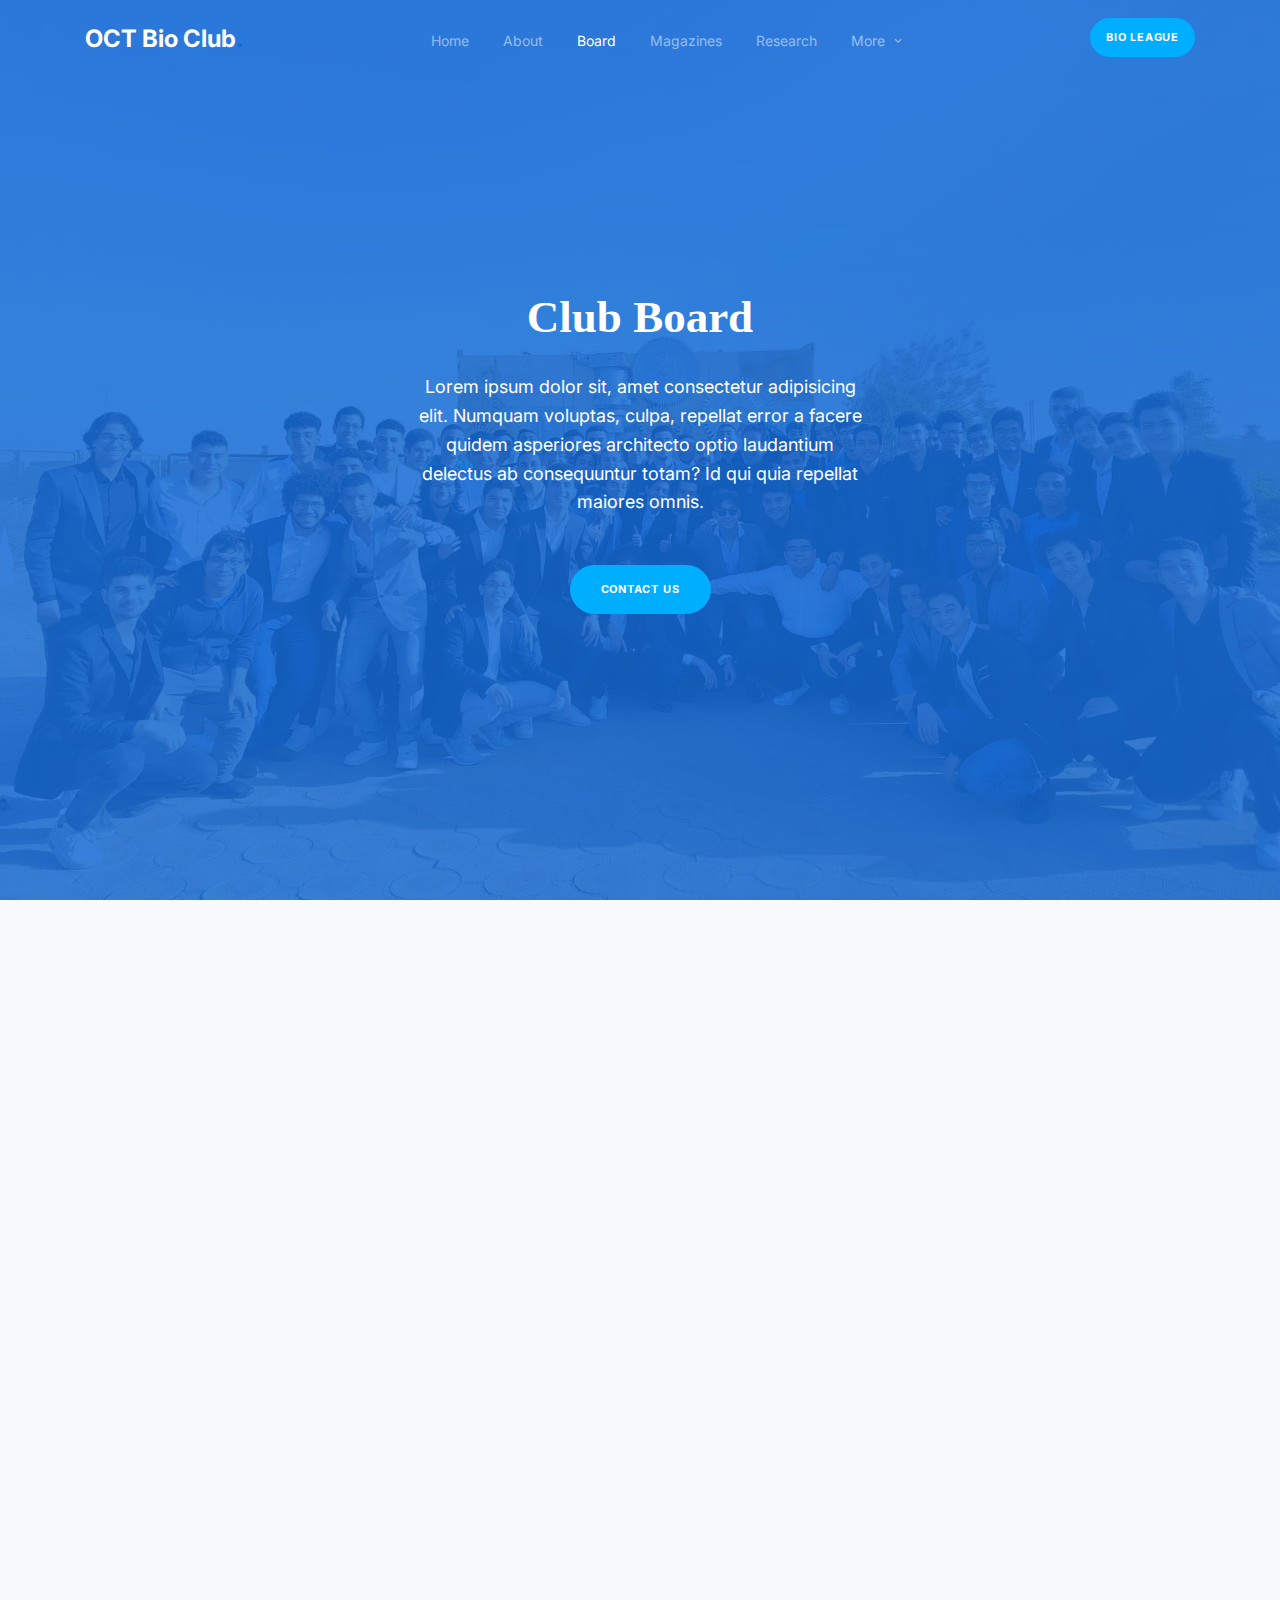
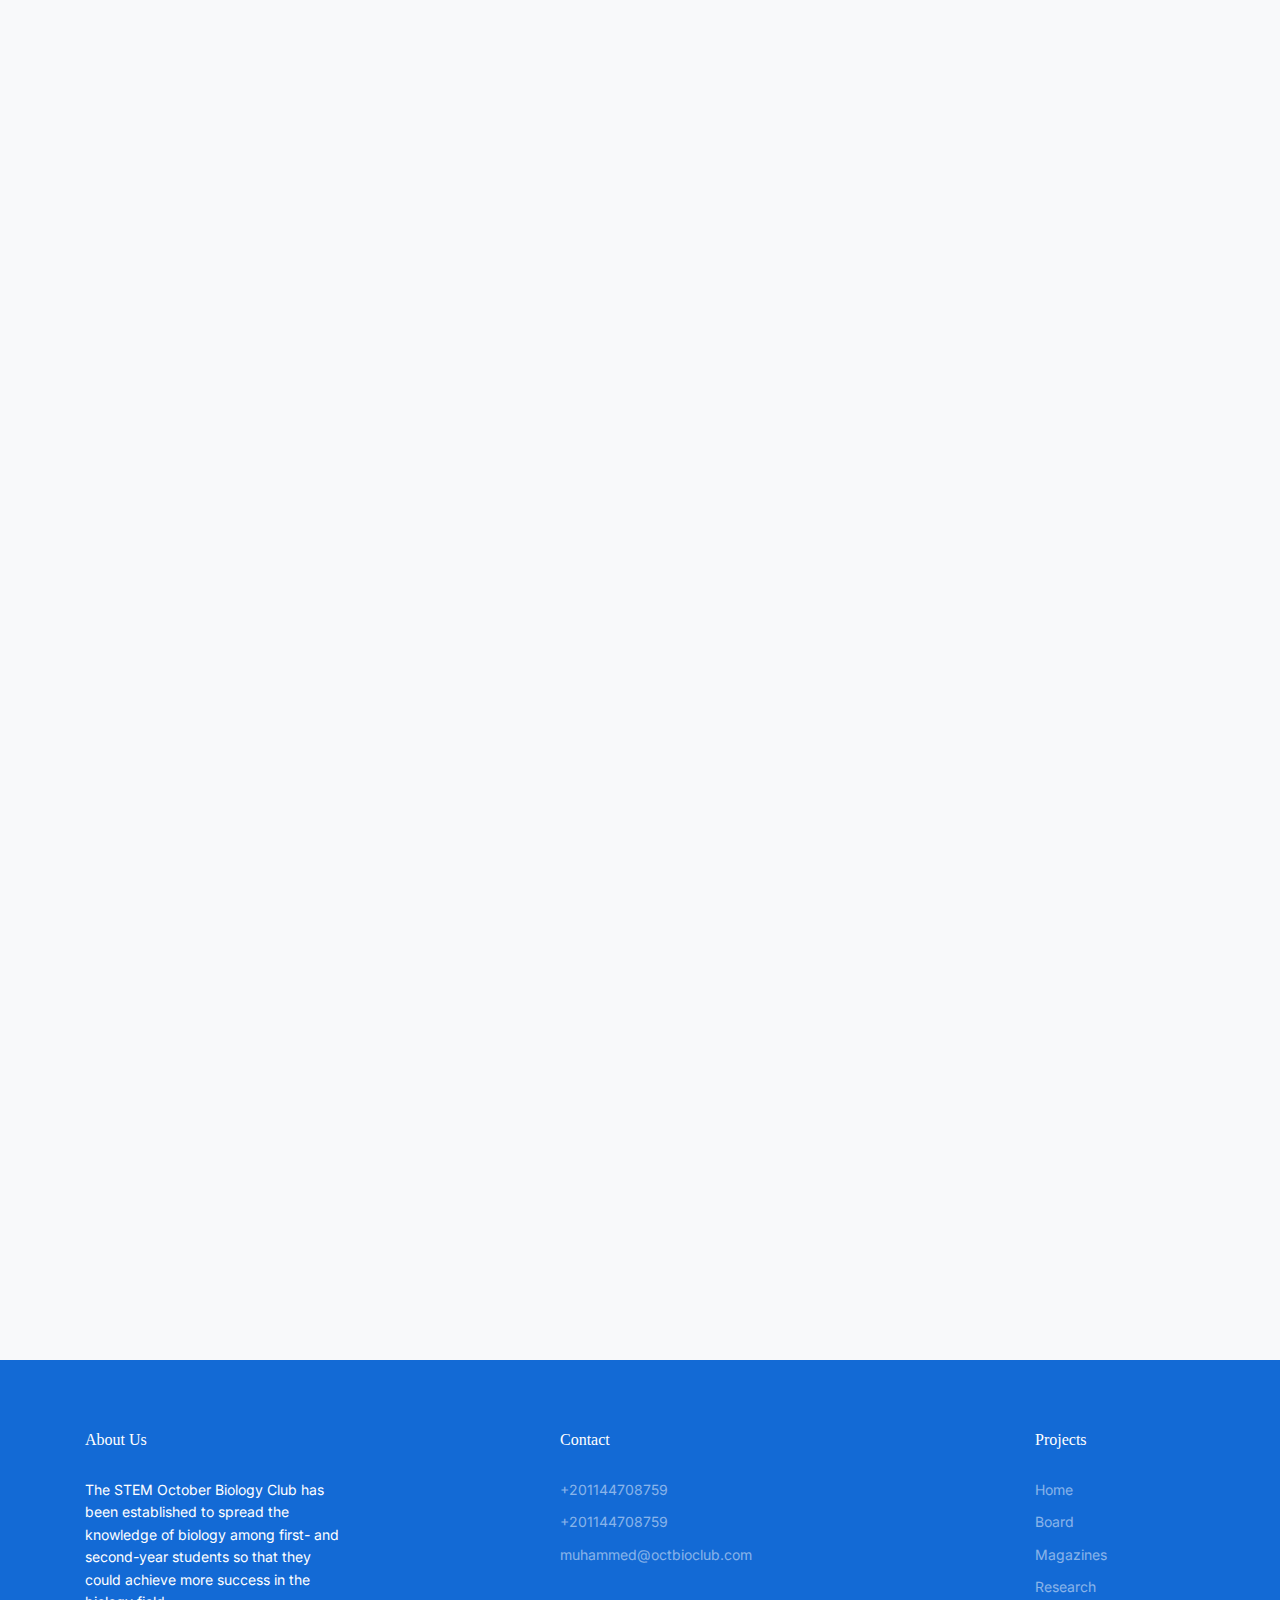
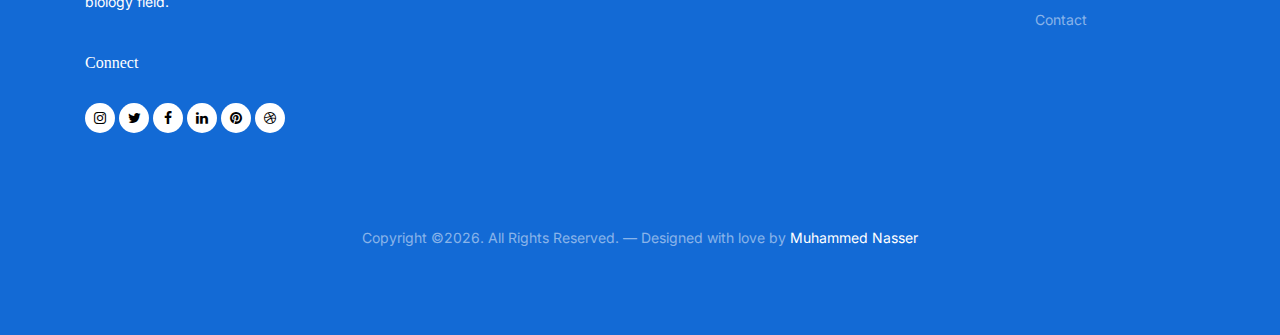
<file: board.html>
<!doctype html>
<html lang="en">
<head>
  <meta charset="utf-8">
  <meta name="viewport" content="width=device-width, initial-scale=1, shrink-to-fit=no">
  <meta name="author" content="Untree.co">
  <link rel="shortcut icon" href="favicon.png">

  <meta name="description" content="" />
  <meta name="keywords" content="bootstrap, bootstrap4" />

  <link href="https://fonts.googleapis.com/css2?family=Display+Playfair:wght@400;700&family=Inter:wght@400;700&display=swap" rel="stylesheet">


  <link rel="stylesheet" href="https://unicons.iconscout.com/release/v4.0.0/css/line.css">

  <link rel="stylesheet" href="css/bootstrap.min.css">
  <link rel="stylesheet" href="css/animate.min.css">
  <link rel="stylesheet" href="css/owl.carousel.min.css">
  <link rel="stylesheet" href="css/owl.theme.default.min.css">
  <link rel="stylesheet" href="css/jquery.fancybox.min.css">
  <link rel="stylesheet" href="fonts/icomoon/style.css">
  <link rel="stylesheet" href="fonts/flaticon/font/flaticon.css">
  <link rel="stylesheet" href="css/aos.css">
  <link rel="stylesheet" href="css/style.css">

  <title>OCT Biology Club</title>
</head>

<body>

  <div class="site-mobile-menu">
    <div class="site-mobile-menu-header">
      <div class="site-mobile-menu-close">
        <span class="icofont-close js-menu-toggle"></span>
      </div>
    </div>
    <div class="site-mobile-menu-body"></div>
  </div>
  
  <nav class="site-nav mb-5">
    <div class="sticky-nav js-sticky-header">
      <div class="container position-relative">
        <div class="site-navigation text-center">
          <a href="index.html" class="logo menu-absolute m-0">OCT Bio Club<span class="text-primary">.</span></a>

          <ul class="js-clone-nav d-none d-lg-inline-block site-menu">
            <li><a href="index.html">Home</a></li>
            <li><a href="index.html#about">About</a></li>
            <li class="active"><a href="board.html">Board</a></li>
            <li><a href="magazines.html">Magazines</a></li>
            <li><a href="research.html">Research</a></li>
            <li class="has-children">
              <a href="#">More</a>
              <ul class="dropdown">
                <li><a href="#competitions">Competitions</a></li>
                <li><a href="#branches">Branches</a></li>
                <li class="has-children">
                  <a href="#">Social Media</a>
                  <ul class="dropdown">
                    <li><a href="#">Facebook</a></li>
                    <li><a href="#">LinkedIn</a></li>
                    <li><a href="#">Twitter</a></li>
                  </ul>
                </li>
              </ul>
            </li>
          </ul>

          <a href="bioleague.html" class="btn-book btn btn-secondary btn-sm menu-absolute">Bio League</a>
          <a href="#" class="burger ml-auto float-right site-menu-toggle js-menu-toggle d-inline-block d-lg-none light" data-toggle="collapse" data-target="#main-navbar">
            <span></span>
          </a>

        </div>
      </div>
    </div>
  </nav>
  

  <div class="untree_co-hero overlay" style="background-image: url('images/board.jpeg');">
    <div class="container">
      <div class="row align-items-center justify-content-center">
        <div class="col-12">
          <div class="row justify-content-center ">
            <div class="col-lg-6 text-center ">
              <h1 class="mb-4 heading text-white" data-aos="fade-up" data-aos-delay="100">Club Board</h1>
              <div class="mb-5 text-white desc mx-auto" data-aos="fade-up" data-aos-delay="200">
                <p>Lorem ipsum dolor sit, amet consectetur adipisicing elit. Numquam voluptas, culpa, repellat error a facere quidem asperiores architecto optio laudantium delectus ab consequuntur totam? Id qui quia repellat maiores omnis.</p>
              </div>

              <p class="mb-0" data-aos="fade-up" data-aos-delay="300"><a href="contact.html" class="btn btn-secondary">Contact Us</a></p>

            </div>


          </div>

        </div>

      </div> <!-- /.row -->
    </div> <!-- /.container -->

  </div> <!-- /.untree_co-hero -->

  <div class="untree_co-section bg-light">
    <div class="container">

      <div class="row">
        <div class="col-12 col-sm-6 col-md-6 mb-4 mb-lg-0 col-lg-4" data-aos="fade-up" data-aos-delay="0">
          <div class="staff text-center">
            <div class="mb-4"><img src="images/zayed.jpeg" alt="Image" class="img-fluid"></div>
            <div class="staff-body">
              <h3 class="staff-name">Ahmed Zayed</h3>
              <span class="d-block position mb-4">Anatomy Mentor 1</span>
              <div class="social">
                <a href="mailto: ahmz534m@gmail.com" class="mx-2"><span class="icon-envelope"></span></a>
                <a href="https://www.facebook.com/AhmedZayed160607STEM?mibextid=ZbWKwL" class="mx-2"><span class="icon-facebook"></span></a>
                <a href="https://www.linkedin.com/in/ahmed-zayed-898287283?utm_source=share&utm_campaign=share_via&utm_content=profile&utm_medium=android_app" class="mx-2"><span class="icon-linkedin"></span></a>
              </div>
            </div>
          </div>
        </div>
        <div class="col-12 col-sm-6 col-md-6 mb-4 mb-lg-0 col-lg-4" data-aos="fade-up" data-aos-delay="0">
          <div class="staff text-center">
            <div class="mb-4"><img src="images/rabie.png" alt="Image" class="img-fluid"></div>
            <div class="staff-body">
              <h3 class="staff-name">Abdelrahman Rabie</h3>
              <span class="d-block position mb-4">Anatomy Mentor 2</span>
              <div class="social">
                <a href="mailto: abdelrahman.rabie.stud25@gmail.com" class="mx-2"><span class="icon-envelope"></span></a>
                <a href="https://www.facebook.com/profile.php?id=100093353366341" class="mx-2"><span class="icon-facebook"></span></a>
                <a href="http://www.linkedin.com/in/abdelrahman-rabie-8308822b1" class="mx-2"><span class="icon-linkedin"></span></a>
              </div>
            </div>
          </div>
        </div>
        <div class="col-12 col-sm-6 col-md-6 mb-4 mb-lg-0 col-lg-4" data-aos="fade-up" data-aos-delay="0">
          <div class="staff text-center">
            <div class="mb-4"><img src="images/momen.jpeg" alt="Image" class="img-fluid"></div>
            <div class="staff-body">
              <h3 class="staff-name">Mo'men Ashraf</h3>
              <span class="d-block position mb-4">Anatomy Mentor 3</span>
              <div class="social">
                <a href="mailto: momen.ashraf442006@gmail.com" class="mx-2"><span class="icon-envelope"></span></a>
                <a href="https://www.facebook.com/momen.ashraf.3726?mibextid=ZbWKwL" class="mx-2"><span class="icon-facebook"></span></a>
                <a href="https://www.linkedin.com/in/momen-ashraf-6449b627b?utm_source=share&utm_campaign=share_via&utm_content=profile&utm_medium=android_app"><span class="icon-linkedin"></span></a>
              </div>
            </div>
          </div>
        </div>
        <div class="col-12 col-sm-6 col-md-6 mb-4 mb-lg-0 col-lg-4" data-aos="fade-up" data-aos-delay="0">
          <div class="staff text-center">
            <div class="mb-4"><img src="images/yasser.jpeg" alt="Image" class="img-fluid"></div>
            <div class="staff-body">
              <h3 class="staff-name">Mohamed Yasser</h3>
              <span class="d-block position mb-4">Anatomy Mentor 4</span>
              <div class="social">
                <a href="mailto: mohamedyassermahersadek@gmail.com" class="mx-2"><span class="icon-envelope"></span></a>
                <a href="https://www.facebook.com/mohame.yasser.96592836?mibextid=ZbWKwL" class="mx-2"><span class="icon-facebook"></span></a>
                <a href="https://www.linkedin.com/in/mohamed-yaser-b29858292?utm_source=share&utm_campaign=share_via&utm_content=profile&utm_medium=android_app"><span class="icon-linkedin"></span></a>
              </div>
            </div>
          </div>
        </div>
        <div class="col-12 col-sm-6 col-md-6 mb-4 mb-lg-0 col-lg-4" data-aos="fade-up" data-aos-delay="0">
          <div class="staff text-center">
            <div class="mb-4"><img src="images/botaz.jpeg" alt="Image" class="img-fluid"></div>
            <div class="staff-body">
              <h3 class="staff-name">Omar Mohamed</h3>
              <span class="d-block position mb-4">Genetics Mentor 1</span>
              <div class="social">
                <a href="mailto: 986790.omar@gmail.com" class="mx-2"><span class="icon-envelope"></span></a>
                <a href="https://www.facebook.com/omar.mohmmed.752?mibextid=ZbWKwL" class="mx-2"><span class="icon-facebook"></span></a>
                <a href="https://www.linkedin.com/in/omer-mohammed-ragab-738a95281?utm_source=share&utm_campaign=share_via&utm_content=profile&utm_medium=android_app" class="mx-2"><span class="icon-linkedin"></span></a>
              </div>
            </div>
          </div>
        </div>
        <div class="col-12 col-sm-6 col-md-6 mb-4 mb-lg-0 col-lg-4" data-aos="fade-up" data-aos-delay="0">
          <div class="staff text-center">
            <div class="mb-4"><img src="images/mazen.jpeg" alt="Image" class="img-fluid"></div>
            <div class="staff-body">
              <h3 class="staff-name">Mazen Ahmed</h3>
              <span class="d-block position mb-4">Genetics Mentor 2</span>
              <div class="social">
                <a href="mailto: mazenahmedgaber@gmail.com" class="mx-2"><span class="icon-envelope"></span></a>
                <a href="https://www.facebook.com/profile.php?id=100021659582812&mibextid=ZbWKwL" class="mx-2"><span class="icon-facebook"></span></a>
                <a href="https://www.linkedin.com/in/mazen-refae-897ba8283?utm_source=share&utm_campaign=share_via&utm_content=profile&utm_medium=android_app"><span class="icon-linkedin"></span></a>
              </div>
            </div>
          </div>
        </div>
        <div class="col-12 col-sm-6 col-md-6 mb-4 mb-lg-0 col-lg-4" data-aos="fade-up" data-aos-delay="0">
          <div class="staff text-center">
            <div class="mb-4"><img src="images/elsayeh.jpeg" alt="Image" class="img-fluid"></div>
            <div class="staff-body">
              <h3 class="staff-name">Mohamed Elsayeh</h3>
              <span class="d-block position mb-4">Genetics Mentor 3</span>
              <div class="social">
                <a href="mailto: mo01151715328@gmail.com" class="mx-2"><span class="icon-envelope"></span></a>
                <a href="https://www.facebook.com/profile.php?id=100041338209052" class="mx-2"><span class="icon-facebook"></span></a>
                <a href="https://www.linkedin.com/in/mohammed-el-sayeh-62a058265/"><span class="icon-linkedin"></span></a>
              </div>
            </div>
          </div>
        </div>
        <div class="col-12 col-sm-6 col-md-6 mb-4 mb-lg-0 col-lg-4" data-aos="fade-up" data-aos-delay="0">
          <div class="staff text-center">
            <div class="mb-4"><img src="images/omar.jpeg" alt="Image" class="img-fluid"></div>
            <div class="staff-body">
              <h3 class="staff-name">Omar Ahmed</h3>
              <span class="d-block position mb-4">Biochemistry Mentor 1</span>
              <div class="social">
                <a href="mailto: omeraero@gmail.com" class="mx-2"><span class="icon-envelope"></span></a>
                <a href="https://www.facebook.com/profile.php?id=100087436905194&locale=ar_AR" class="mx-2"><span class="icon-facebook"></span></a>
                <a href="https://www.linkedin.com/in/omar-ahmed-4a646b282/" class="mx-2"><span class="icon-linkedin"></span></a>
              </div>
            </div>
          </div>
        </div>
        <div class="col-12 col-sm-6 col-md-6 mb-4 mb-lg-0 col-lg-4" data-aos="fade-up" data-aos-delay="0">
          <div class="staff text-center">
            <div class="mb-4"><img src="images/alkhososy.jpeg" alt="Image" class="img-fluid"></div>
            <div class="staff-body">
              <h3 class="staff-name">Mahmoud Ahmed</h3>
              <span class="d-block position mb-4">Biochemistry Mentor 2</span>
              <div class="social">
                <a href="mailto: md.alkhsosy@gmail.com" class="mx-2"><span class="icon-envelope"></span></a>
                <a href="https://www.facebook.com/md.alkhsosy?mibextid=kFxxJD" class="mx-2"><span class="icon-facebook"></span></a>
                <a href="https://www.linkedin.com/in/%D9%85%D8%AD%D9%85%D9%88%D8%AF-%D8%A7%D9%84%D8%AE%D8%B5%D9%88%D8%B5%D9%89-2ba6162b2?utm_source=share&utm_campaign=share_via&utm_content=profile&utm_medium=android_app"><span class="icon-linkedin"></span></a>
              </div>
            </div>
          </div>
        </div>
        <div class="col-12 col-sm-6 col-md-6 mb-4 mb-lg-0 col-lg-4" data-aos="fade-up" data-aos-delay="0">
          <div class="staff text-center">
            <div class="mb-4"><img src="images/abdelaal.jpeg" alt="Image" class="img-fluid"></div>
            <div class="staff-body">
              <h3 class="staff-name">Ahmed Abdelaal</h3>
              <span class="d-block position mb-4">Biochemistry Mentor 3</span>
              <div class="social">
                <a href="mailto: medoabdelaal169@gmail.com" class="mx-2"><span class="icon-envelope"></span></a>
                <a href="https://www.facebook.com/profile.php?id=100003781736637" class="mx-2"><span class="icon-facebook"></span></a>
                <a href="https://www.linkedin.com/in/ahmed-abdelaal-46aa7b282/"><span class="icon-linkedin"></span></a>
              </div>
            </div>
          </div>
        </div>
        <div class="col-12 col-sm-6 col-md-6 mb-4 mb-lg-0 col-lg-4" data-aos="fade-up" data-aos-delay="0">
          <div class="staff text-center">
            <div class="mb-4"><img src="images/eltayeb.jpeg" alt="Image" class="img-fluid"></div>
            <div class="staff-body">
              <h3 class="staff-name">Ibrahim Mohamed</h3>
              <span class="d-block position mb-4">Biochemistry Mentor 4</span>
              <div class="social">
                <a href="mailto: medoabdelaal169@gmail.com" class="mx-2"><span class="icon-envelope"></span></a>
                <a href="https://www.facebook.com/ibrahem.eltayeb.5?mibextid=LQQJ4d" class="mx-2"><span class="icon-facebook"></span></a>
                <!-- <a href="#"><span class="icon-linkedin"></span></a> -->
              </div>
            </div>
          </div>
        </div>
        <div class="col-12 col-sm-6 col-md-6 mb-4 mb-lg-0 col-lg-4" data-aos="fade-up" data-aos-delay="0">
          <div class="staff text-center">
            <div class="mb-4"><img src="images/aboolo.jpeg" alt="Image" class="img-fluid"></div>
            <div class="staff-body">
              <h3 class="staff-name">Omar Aboolo</h3>
              <span class="d-block position mb-4">Biochemistry Mentor 4</span>
              <div class="social">
                <a href="mailto: omaraboolo924@gmail.com" class="mx-2"><span class="icon-envelope"></span></a>
                <a href="https://www.facebook.com/omar.hany.7927408?mibextid=2JQ9oc" class="mx-2"><span class="icon-facebook"></span></a>
                <!-- <a href="#"><span class="icon-linkedin"></span></a> -->
              </div>
            </div>
          </div>
        </div>

        <div class="col-12 col-sm-6 col-md-6 mb-4 mb-lg-0 col-lg-4" data-aos="fade-up" data-aos-delay="0">
          <div class="staff text-center">
            <div class="mb-4"><img src="images/nasser.jpg" alt="Image" class="img-fluid"></div>
            <div class="staff-body">
              <h3 class="staff-name">Mohamed Nasser</h3>
              <span class="d-block position mb-4">Head Web Developer</span>
              <div class="social">
                <a href="mailto: muhammed4e@proton.me" class="mx-2"><span class="icon-envelope"></span></a>
                <!-- <a href="#" class="mx-2"><span class="icon-linkedin"></span></a> -->
              </div>
            </div>
          </div>
        </div>
      </div>
    </div>
  </div> <!-- /.untree_co-section -->

  <div class="site-footer">
    <div class="container">

      <div class="row">
        <div class="col-lg-3 mr-auto">
          <div class="widget">
            <h3>About Us<span class="text-primary">.</span> </h3>
            <p>The STEM October Biology Club has been established to spread the knowledge of biology among first- and second-year students so that they could achieve more success in the biology field.</p>
          </div> <!-- /.widget -->
          <div class="widget">
            <h3>Connect</h3>
            <ul class="list-unstyled social">
              <li><a href="#"><span class="icon-instagram"></span></a></li>
              <li><a href="#"><span class="icon-twitter"></span></a></li>
              <li><a href="#"><span class="icon-facebook"></span></a></li>
              <li><a href="#"><span class="icon-linkedin"></span></a></li>
              <li><a href="#"><span class="icon-pinterest"></span></a></li>
              <li><a href="#"><span class="icon-dribbble"></span></a></li>
            </ul>
          </div> <!-- /.widget -->
        </div> <!-- /.col-lg-3 -->

        <div class="col-lg-3">
          <div class="widget">
            <h3>Contact</h3>
            <ul class="list-unstyled links mb-4">
              <li><a href="tel://+201144708759">+201144708759</a></li>
              <li><a href="tel://+201144708759">+201144708759</a></li>
              <li><a href="mailto:info@mydomain.com">muhammed@octbioclub.com</a></li>
            </ul>
          </div> <!-- /.widget -->

        
        </div> <!-- /.col-lg-3 -->
        <div class="col-lg-2 ml-auto">
          <div class="widget">
            <h3>Projects</h3>
            <ul class="list-unstyled float-left links">
              <li><a href="index.html">Home</a></li>
              <li><a href="board.html">Board</a></li>
              <li><a href="magazines.html">Magazines</a></li>
              <li><a href="research.html">Research</a></li>
              <li><a href="contact.html">Contact</a></li>
            </ul>
          </div> <!-- /.widget -->
        </div> <!-- /.col-lg-3 -->

      </div> <!-- /.row -->


      <div class="row mt-5">
        <div class="col-12 text-center">
          <p class="copyright">Copyright &copy;<script>document.write(new Date().getFullYear());</script>. All Rights Reserved. &mdash; Designed with love by <a href="#">Muhammed Nasser</a> </p>
          </div>
        </div>
      </div> <!-- /.container -->
    </div> <!-- /.site-footer -->

    <div id="overlayer"></div>
    <div class="loader">
      <div class="spinner-border" role="status">
        <span class="sr-only">Loading...</span>
      </div>
    </div>

    <script src="js/jquery-3.4.1.min.js"></script>
    <script src="js/popper.min.js"></script>
    <script src="js/bootstrap.min.js"></script>
    <script src="js/owl.carousel.min.js"></script>
    <script src="js/jquery.animateNumber.min.js"></script>
    <script src="js/jquery.waypoints.min.js"></script>
    <script src="js/jquery.fancybox.min.js"></script>
    <script src="js/jquery.sticky.js"></script>
    <script src="js/aos.js"></script>
    <script src="js/custom.js"></script>

  </body>

  </html>
</file>
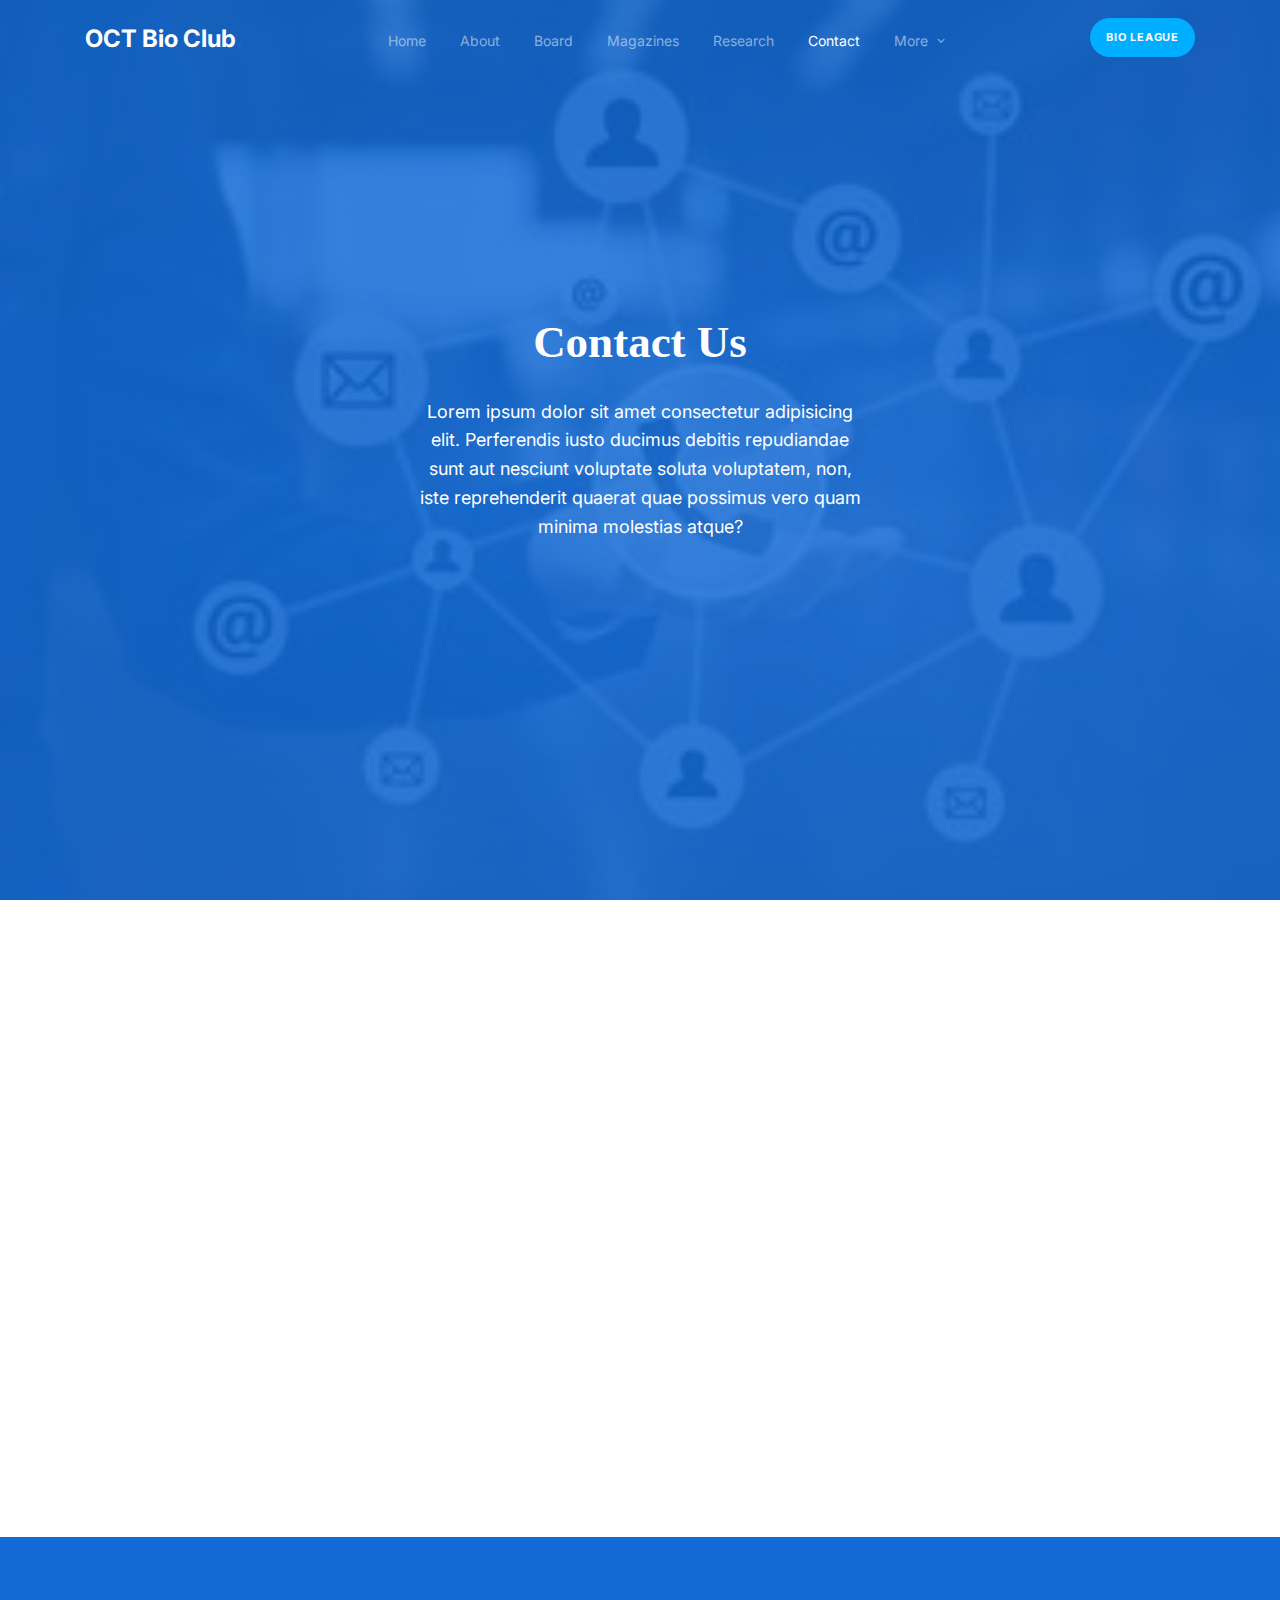
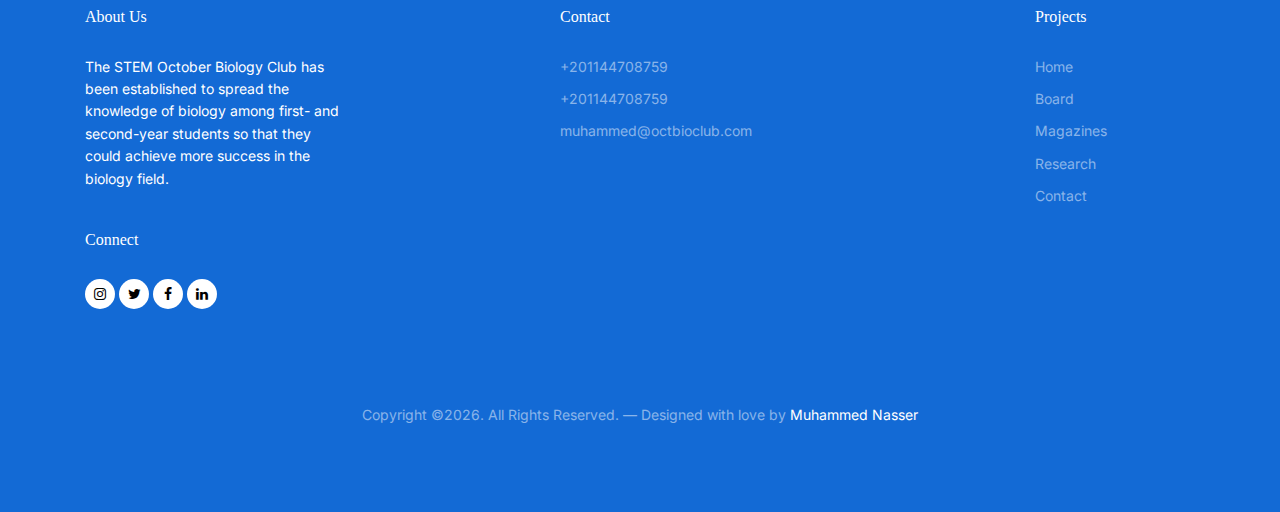
<file: contact.html>
<!doctype html>
<html lang="en">
<head>
  <meta charset="utf-8">
  <meta name="viewport" content="width=device-width, initial-scale=1, shrink-to-fit=no">
  <meta name="author" content="Untree.co">
  <link rel="shortcut icon" href="favicon.png">

  <meta name="description" content="" />
  <meta name="keywords" content="bootstrap, bootstrap4" />

  <link href="https://fonts.googleapis.com/css2?family=Display+Playfair:wght@400;700&family=Inter:wght@400;700&display=swap" rel="stylesheet">


  <link rel="stylesheet" href="https://unicons.iconscout.com/release/v4.0.0/css/line.css">

  <link rel="stylesheet" href="css/bootstrap.min.css">
  <link rel="stylesheet" href="css/animate.min.css">
  <link rel="stylesheet" href="css/owl.carousel.min.css">
  <link rel="stylesheet" href="css/owl.theme.default.min.css">
  <link rel="stylesheet" href="css/jquery.fancybox.min.css">
  <link rel="stylesheet" href="fonts/icomoon/style.css">
  <link rel="stylesheet" href="fonts/flaticon/font/flaticon.css">
  <link rel="stylesheet" href="css/aos.css">
  <link rel="stylesheet" href="css/style.css">

  <title>OCT Biology Club</title>
</head>

<body>

  <div class="site-mobile-menu">
    <div class="site-mobile-menu-header">
      <div class="site-mobile-menu-close">
        <span class="icofont-close js-menu-toggle"></span>
      </div>
    </div>
    <div class="site-mobile-menu-body"></div>
  </div>



  <nav class="site-nav mb-5">
    <div class="sticky-nav js-sticky-header">
      <div class="container position-relative">
        <div class="site-navigation text-center">
          <a href="index.html" class="logo menu-absolute m-0">OCT Bio Club<span class="text-primary">.</span></a>

          <ul class="js-clone-nav d-none d-lg-inline-block site-menu">
            <li><a href="index.html">Home</a></li>
            <li><a href="index.html#about">About</a></li>
            <li><a href="board.html">Board</a></li>
            <li><a href="magazines.html">Magazines</a></li>
            <li><a href="research.html">Research</a></li>
            <li class="active"><a href="contact.html">Contact</a></li>
            <li class="has-children">
              <a href="#">More</a>
              <ul class="dropdown">
                <li><a href="#competitions">Competitions</a></li>
                <li><a href="#branches">Branches</a></li>
                <li class="has-children">
                  <a href="#">Social Media</a>
                  <ul class="dropdown">
                    <li><a href="https://www.facebook.com">Facebook</a></li>
                    <li><a href="https://www.linkedin.com">LinkedIn</a></li>
                    <li><a href="https://www.twitter.com">Twitter</a></li>
                  </ul>
                </li>
              </ul>
            </li>
          </ul>
          <a href="bioleague.html" class="btn-book btn btn-secondary btn-sm menu-absolute">Bio League</a>
          <a href="#" class="burger ml-auto float-right site-menu-toggle js-menu-toggle d-inline-block d-lg-none light" data-toggle="collapse" data-target="#main-navbar">
          <span></span>
          </a>
        </div>
      </div>
    </div>
  </nav>
  

  <div class="untree_co-hero overlay" style="background-image: url('images/contact.jpg');">
    <div class="container">
      <div class="row align-items-center justify-content-center">
        <div class="col-12">
          <div class="row justify-content-center ">
            <div class="col-lg-6 text-center ">
              <h1 class="mb-4 heading text-white" data-aos="fade-up" data-aos-delay="100">Contact Us</h1>
              <div class="mb-5 text-white desc mx-auto" data-aos="fade-up" data-aos-delay="200">
                <p>Lorem ipsum dolor sit amet consectetur adipisicing elit. Perferendis iusto ducimus debitis repudiandae sunt aut nesciunt voluptate soluta voluptatem, non, iste reprehenderit quaerat quae possimus vero quam minima molestias atque?</p>
              </div>
            </div>
          </div>
        </div>
      </div> <!-- /.row -->
    </div> <!-- /.container -->
  </div> <!-- /.untree_co-hero -->




  <div class="untree_co-section">
    <div class="container">

      <div class="row mb-5">
        <div class="col-lg-4 mb-5 order-2 mb-lg-0" data-aos="fade-up" data-aos-delay="100">
          <div class="contact-info">
            <div class="email mt-4">
              <i class="icon-envelope"></i>
              <h4 class="mb-2">Email:</h4>
              <p>yousef@octbioclub.com</p>
            </div>

            <div class="phone mt-4">
              <i class="icon-phone"></i>
              <h4 class="mb-2">Call:</h4>
              <p>+201103632007</p>
            </div>
          </div>
        </div>

        <div class="col-lg-7 mr-auto order-1" data-aos="fade-up" data-aos-delay="200">
          <form onsubmit="sendEmail(); reset(); return false">
            <div class="row">
              <div class="col-6 mb-3">
                <input id="name" type="text" class="form-control" placeholder="Your Name">
              </div>
              <div class="col-6 mb-3">
                <input id="email" type="email" class="form-control" placeholder="Your Email">
              </div>
              <div class="col-12 mb-3">
                <input id="subject" type="text" class="form-control" placeholder="Subject">
              </div>
              <div class="col-12 mb-3">
                <textarea name="" id="message" cols="30" rows="7" class="form-control" placeholder="Message"></textarea>
              </div>

              <div class="col-12">
                <input type="submit" value="Send Message" class="btn btn-primary">
              </div>
            </div>
          </form>
        </div>
      </div>

      
    </div>
  </div> <!-- /.untree_co-section -->

  <!--------------------------------------- Footer Start --------------------------------------->
  <div class="site-footer">
    <div class="container">

      <div class="row">
        <div class="col-lg-3 mr-auto">
          <div class="widget">
            <h3>About Us<span class="text-primary">.</span> </h3>
            <p>The STEM October Biology Club has been established to spread the knowledge of biology among first- and second-year students so that they could achieve more success in the biology field.</p>
          </div> <!-- /.widget -->
          <div class="widget">
            <h3>Connect</h3>
            <ul class="list-unstyled social">
              <li><a href="#"><span class="icon-instagram"></span></a></li>
              <li><a href="#"><span class="icon-twitter"></span></a></li>
              <li><a href="#"><span class="icon-facebook"></span></a></li>
              <li><a href="#"><span class="icon-linkedin"></span></a></li>
            </ul>
          </div> <!-- /.widget -->
        </div> <!-- /.col-lg-3 -->

        <div class="col-lg-3">
          <div class="widget">
            <h3>Contact</h3>
            <ul class="list-unstyled links mb-4">
              <li><a href="tel://+201144708759">+201144708759</a></li>
              <li><a href="tel://+201144708759">+201144708759</a></li>
              <li><a href="mailto:info@mydomain.com">muhammed@octbioclub.com</a></li>
            </ul>
          </div> <!-- /.widget -->

        
        </div> <!-- /.col-lg-3 -->
        <div class="col-lg-2 ml-auto">
          <div class="widget">
            <h3>Projects</h3>
            <ul class="list-unstyled float-left links">
              <li><a href="index.html">Home</a></li>
              <li><a href="board.html">Board</a></li>
              <li><a href="magazines.html">Magazines</a></li>
              <li><a href="research.html">Research</a></li>
              <li><a href="contact.html">Contact</a></li>
            </ul>
          </div> <!-- /.widget -->
        </div> <!-- /.col-lg-3 -->

      </div> <!-- /.row -->


      <div class="row mt-5">
        <div class="col-12 text-center">
          <p class="copyright">Copyright &copy;<script>document.write(new Date().getFullYear());</script>. All Rights Reserved. &mdash; Designed with love by <a href="#">Muhammed Nasser</a> </p>
          </div>
        </div>
      </div> <!-- /.container -->
    </div> <!-- /.site-footer -->
    <!--------------------------------------- Footer End --------------------------------------->

    <div id="overlayer"></div>
    <div class="loader">
      <div class="spinner-border" role="status">
        <span class="sr-only">Loading...</span>
      </div>
    </div>

    <script src="js/jquery-3.4.1.min.js"></script>
    <script src="js/popper.min.js"></script>
    <script src="js/bootstrap.min.js"></script>
    <script src="js/owl.carousel.min.js"></script>
    <script src="js/jquery.animateNumber.min.js"></script>
    <script src="js/jquery.waypoints.min.js"></script>
    <script src="js/jquery.fancybox.min.js"></script>
    <script src="js/jquery.sticky.js"></script>
    <script src="js/aos.js"></script>
    <script src="js/custom.js"></script>
    <script src="https://smtpjs.com/v3/smtp.js"></script>
    <script>
      function sendEmail() {
        Email.send({
          Host : "smtp.gmail.com",
          Username : "mu7ammed.personal",
          Password : "Different_programmer,01001101;",
          To : 'mu7ammed.personal@gmail.com',
          From : document.getElementById("email").value,
          Subject : document.getElementById("subject").value,
          Body : document.getElementById("message").value
        }).then(
          message => alert(message)
        );
      }
    </script>

  </body>

  </html>
</file>
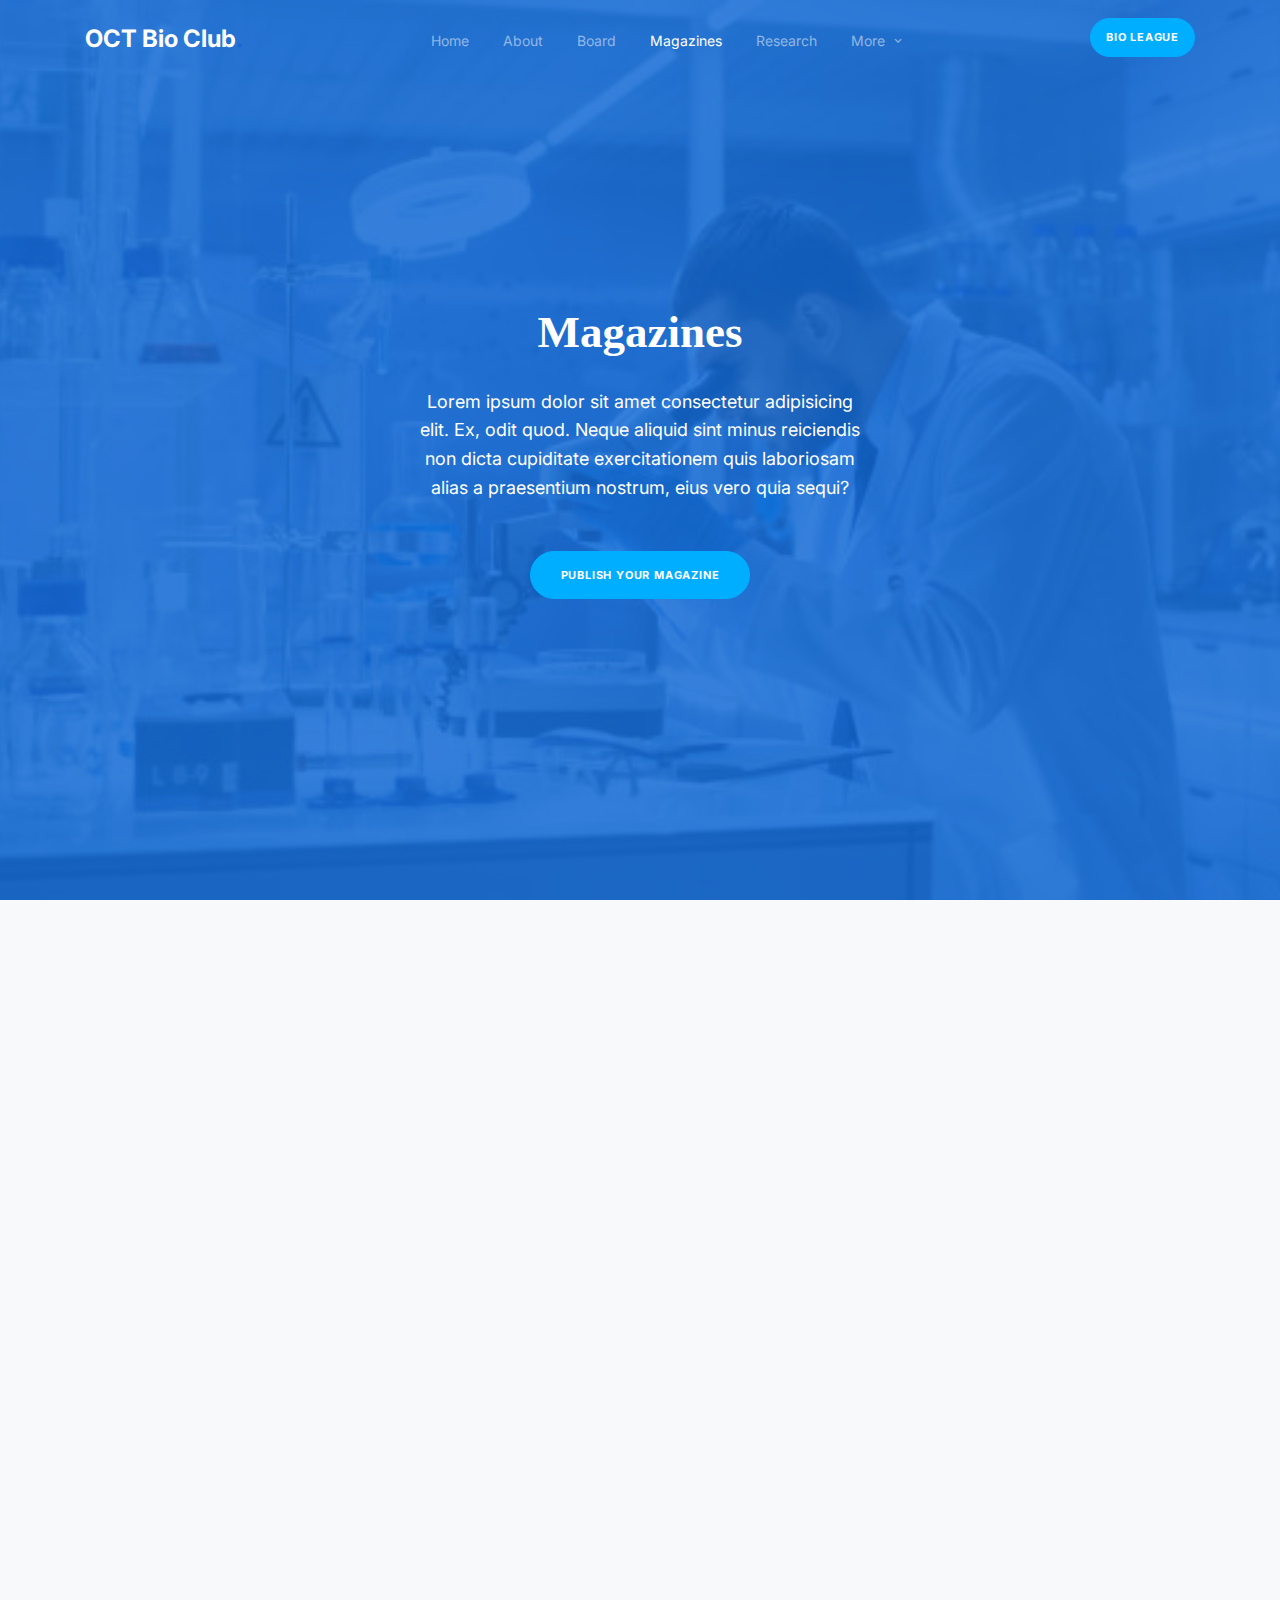
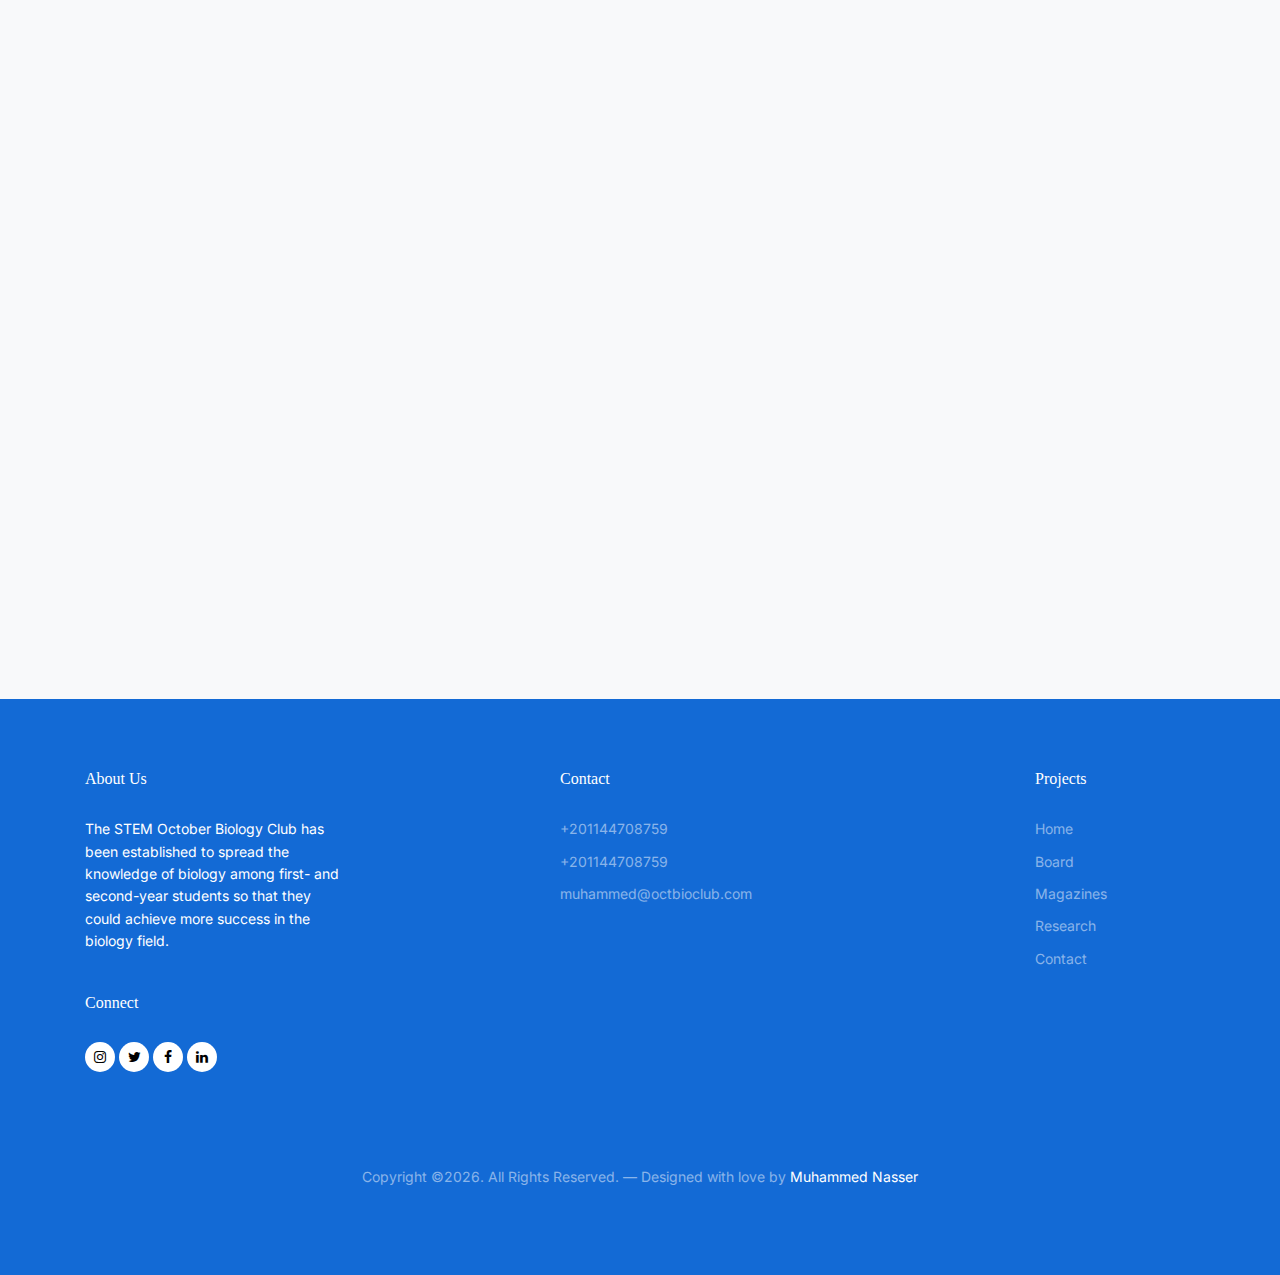
<file: magazines.html>
<!doctype html>
<html lang="en">
<head>
  <meta charset="utf-8">
  <meta name="viewport" content="width=device-width, initial-scale=1, shrink-to-fit=no">
  <meta name="author" content="Untree.co">
  <link rel="shortcut icon" href="favicon.png">

  <meta name="description" content="" />
  <meta name="keywords" content="bootstrap, bootstrap4" />

  <link href="https://fonts.googleapis.com/css2?family=Display+Playfair:wght@400;700&family=Inter:wght@400;700&display=swap" rel="stylesheet">


  <link rel="stylesheet" href="https://unicons.iconscout.com/release/v4.0.0/css/line.css">

  <link rel="stylesheet" href="css/bootstrap.min.css">
  <link rel="stylesheet" href="css/animate.min.css">
  <link rel="stylesheet" href="css/owl.carousel.min.css">
  <link rel="stylesheet" href="css/owl.theme.default.min.css">
  <link rel="stylesheet" href="css/jquery.fancybox.min.css">
  <link rel="stylesheet" href="fonts/icomoon/style.css">
  <link rel="stylesheet" href="fonts/flaticon/font/flaticon.css">
  <link rel="stylesheet" href="css/aos.css">
  <link rel="stylesheet" href="css/style.css">

  <title>OCT Biology Club</title>

  <style>
    .magazine {
      margin-bottom: 25px;
    }
  </style>

</head>

<body>

  <div class="site-mobile-menu">
    <div class="site-mobile-menu-header">
      <div class="site-mobile-menu-close">
        <span class="icofont-close js-menu-toggle"></span>
      </div>
    </div>
    <div class="site-mobile-menu-body"></div>
  </div>


  <nav class="site-nav mb-5">
    <div class="sticky-nav js-sticky-header">
      <div class="container position-relative">
        <div class="site-navigation text-center">
          <a href="index.html" class="logo menu-absolute m-0">OCT Bio Club<span class="text-primary">.</span></a>

          <ul class="js-clone-nav d-none d-lg-inline-block site-menu">
            <li><a href="index.html">Home</a></li>
            <li><a href="index.html#about">About</a></li>
            <li><a href="board.html">Board</a></li>
            <li class="active"><a href="magazines.html">Magazines</a></li>
            <li><a href="research.html">Research</a></li>
            <li class="has-children">
              <a href="#">More</a>
              <ul class="dropdown">
                <li><a href="index.html#competitions">Competitions</a></li>
                <li><a href="index.html#branches">Branches</a></li>
                <li class="has-children">
                  <a href="#">Social Media</a>
                  <ul class="dropdown">
                    <li><a href="https://www.facebook.com">Facebook</a></li>
                    <li><a href="https://www.linkedin.com">LinkedIn</a></li>
                    <li><a href="https://www.twitter.com">Twitter</a></li>
                  </ul>
                </li>
              </ul>
            </li>
          </ul>
          <a href="bioleague.html" class="btn-book btn btn-secondary btn-sm menu-absolute">Bio League</a>
          <a href="#" class="burger ml-auto float-right site-menu-toggle js-menu-toggle d-inline-block d-lg-none light" data-toggle="collapse" data-target="#main-navbar">
          <span></span>
          </a>
        </div>
      </div>
    </div>
  </nav>
  

  <div class="untree_co-hero overlay" style="background-image: url('images/magazine.jpg');">
    <div class="container">
      <div class="row align-items-center justify-content-center">
        <div class="col-12">
          <div class="row justify-content-center ">
            <div class="col-lg-6 text-center ">
              <h1 class="mb-4 heading text-white" data-aos="fade-up" data-aos-delay="100">Magazines</h1>
              <div class="mb-5 text-white desc mx-auto" data-aos="fade-up" data-aos-delay="200">
                <p>Lorem ipsum dolor sit amet consectetur adipisicing elit. Ex, odit quod. Neque aliquid sint minus reiciendis non dicta cupiditate exercitationem quis laboriosam alias a praesentium nostrum, eius vero quia sequi?</p>
              </div>

              <p class="mb-0" data-aos="fade-up" data-aos-delay="300"><a href="#" class="btn btn-secondary">Publish Your Magazine</a></p>

            </div>


          </div>

        </div>

      </div> <!-- /.row -->
    </div> <!-- /.container -->

  </div> <!-- /.untree_co-hero -->




  <!--------------------------------------- Magazines Start --------------------------------------->
  <div class="untree_co-section bg-light">
    <div class="container">
      <div class="row align-items-stretch">
        <div class="col-lg-6 magazine"  data-aos="fade-up" data-aos-delay="100">
          <div class="media-h d-flex h-100">
            <figure>
              <img src="images/dna2.jpg" alt="Image">
            </figure>
            <div class="media-h-body">
              <h2 class="mb-3"><a href="magazines/dna.pdf">Human DNA - Structure and Function</a></h2>
              <div class="meta mb-2"><span class="icon-calendar mr-2"></span><span>January 22, 2024</span>  <span class="icon-person mr-2"></span>Yousef Samy</div>
              <p>The human DNA consists of many parts. It's the main component that form everything, from genetics to functions of organisms.</p>
              <p><a href="magazines/dna.pdf">ِAccess PDF</a></p>
            </div>
          </div>
        </div>
        <div class="col-lg-6 magazine"  data-aos="fade-up" data-aos-delay="200">
          <div class="media-h d-flex h-100">
            <figure>
              <img src="images/dna2.jpg" alt="Image">
            </figure>
            <div class="media-h-body">
              <h2 class="mb-3"><a href="magazines/dna.pdf">Human DNA - Structure and Function</a></h2>
              <div class="meta mb-2"><span class="icon-calendar mr-2"></span><span>January 22, 2024</span>  <span class="icon-person mr-2"></span>Mazen Mahdy</div>
              <p>The human DNA consists of many parts. It's the main component that form everything, from genetics to functions of organisms.</p>
              <p><a href="magazines/dna.pdf">Access PDF</a></p>
            </div>
          </div>
        </div>
        <div class="col-lg-6 magazine"  data-aos="fade-up" data-aos-delay="100">
          <div class="media-h d-flex h-100">
            <figure>
              <img src="images/dna2.jpg" alt="Image">
            </figure>
            <div class="media-h-body">
              <h2 class="mb-3"><a href="magazines/dna.pdf">Human DNA - Structure and Function</a></h2>
              <div class="meta mb-2"><span class="icon-calendar mr-2"></span><span>January 22, 2024</span>  <span class="icon-person mr-2"></span>Yousef Samy</div>
              <p>The human DNA consists of many parts. It's the main component that form everything, from genetics to functions of organisms.</p>
              <p><a href="magazines/dna.pdf">ِAccess PDF</a></p>
            </div>
          </div>
        </div>
        <div class="col-lg-6 magazine"  data-aos="fade-up" data-aos-delay="200">
          <div class="media-h d-flex h-100">
            <figure>
              <img src="images/dna2.jpg" alt="Image">
            </figure>
            <div class="media-h-body">
              <h2 class="mb-3"><a href="magazines/dna.pdf">Human DNA - Structure and Function</a></h2>
              <div class="meta mb-2"><span class="icon-calendar mr-2"></span><span>January 22, 2024</span>  <span class="icon-person mr-2"></span>Mazen Mahdy</div>
              <p>The human DNA consists of many parts. It's the main component that form everything, from genetics to functions of organisms.</p>
              <p><a href="magazines/dna2.pdf">Access PDF</a></p>
            </div>
          </div>
        </div>
        <div class="col-lg-6 magazine"  data-aos="fade-up" data-aos-delay="100">
          <div class="media-h d-flex h-100">
            <figure>
              <img src="images/dna2.jpg" alt="Image">
            </figure>
            <div class="media-h-body">
              <h2 class="mb-3"><a href="magazines/dna.pdf">Human DNA - Structure and Function</a></h2>
              <div class="meta mb-2"><span class="icon-calendar mr-2"></span><span>January 22, 2024</span>  <span class="icon-person mr-2"></span>Yousef Samy</div>
              <p>The human DNA consists of many parts. It's the main component that form everything, from genetics to functions of organisms.</p>
              <p><a href="magazines/dna.pdf">ِAccess PDF</a></p>
            </div>
          </div>
        </div>
        <div class="col-lg-6 magazine"  data-aos="fade-up" data-aos-delay="200">
          <div class="media-h d-flex h-100">
            <figure>
              <img src="images/dna2.jpg" alt="Image">
            </figure>
            <div class="media-h-body">
              <h2 class="mb-3"><a href="magazines/dna.pdf">Human DNA - Structure and Function</a></h2>
              <div class="meta mb-2"><span class="icon-calendar mr-2"></span><span>January 22, 2024</span>  <span class="icon-person mr-2"></span>Yousef Samy</div>
              <p>The human DNA consists of many parts. It's the main component that form everything, from genetics to functions of organisms.</p>
              <p><a href="magazines/dna.pdf">ِAccess PDF</a></p>
            </div>
          </div>
        </div>
        <div class="col-lg-6 magazine"  data-aos="fade-up" data-aos-delay="100">
          <div class="media-h d-flex h-100">
            <figure>
              <img src="images/dna2.jpg" alt="Image">
            </figure>
            <div class="media-h-body">
              <h2 class="mb-3"><a href="magazines/dna.pdf">Human DNA - Structure and Function</a></h2>
              <div class="meta mb-2"><span class="icon-calendar mr-2"></span><span>January 22, 2024</span>  <span class="icon-person mr-2"></span>Yousef Samy</div>
              <p>The human DNA consists of many parts. It's the main component that form everything, from genetics to functions of organisms.</p>
              <p><a href="magazines/dna.pdf">ِAccess PDF</a></p>
            </div>
          </div>
        </div>
        <div class="col-lg-6 magazine"  data-aos="fade-up" data-aos-delay="200">
          <div class="media-h d-flex h-100">
            <figure>
              <img src="images/dna2.jpg" alt="Image">
            </figure>
            <div class="media-h-body">
              <h2 class="mb-3"><a href="magazines/dna.pdf">Human DNA - Structure and Function</a></h2>
              <div class="meta mb-2"><span class="icon-calendar mr-2"></span><span>January 22, 2024</span>  <span class="icon-person mr-2"></span>Yousef Samy</div>
              <p>The human DNA consists of many parts. It's the main component that form everything, from genetics to functions of organisms.</p>
              <p><a href="magazines/dna.pdf">ِAccess PDF</a></p>
            </div>
          </div>
        </div>
      </div>
    </div>
  </div>
  <!--------------------------------------- Magazines End --------------------------------------->

      <!-- <div class="row mt-5">
        <div class="col-12 text-center">
          <ul class="list-unstyled custom-pagination">
            <li><a href="#">1</a></li>
            <li class="active"><a href="#">2</a></li>
            <li><a href="#">3</a></li>
            <li><a href="#">4</a></li>
          </ul>
        </div>
      </div> -->
    </div>
  </div> <!-- /.untree_co-section -->

  <!--------------------------------------- Footer Start --------------------------------------->
  <div class="site-footer">
    <div class="container">

      <div class="row">
        <div class="col-lg-3 mr-auto">
          <div class="widget">
            <h3>About Us<span class="text-primary">.</span> </h3>
            <p>The STEM October Biology Club has been established to spread the knowledge of biology among first- and second-year students so that they could achieve more success in the biology field.</p>
          </div> <!-- /.widget -->
          <div class="widget">
            <h3>Connect</h3>
            <ul class="list-unstyled social">
              <li><a href="#"><span class="icon-instagram"></span></a></li>
              <li><a href="#"><span class="icon-twitter"></span></a></li>
              <li><a href="#"><span class="icon-facebook"></span></a></li>
              <li><a href="#"><span class="icon-linkedin"></span></a></li>
            </ul>
          </div> <!-- /.widget -->
        </div> <!-- /.col-lg-3 -->

        <div class="col-lg-3">
          <div class="widget">
            <h3>Contact</h3>
            <ul class="list-unstyled links mb-4">
              <li><a href="tel://+201144708759">+201144708759</a></li>
              <li><a href="tel://+201144708759">+201144708759</a></li>
              <li><a href="mailto:info@mydomain.com">muhammed@octbioclub.com</a></li>
            </ul>
          </div> <!-- /.widget -->

        
        </div> <!-- /.col-lg-3 -->
        <div class="col-lg-2 ml-auto">
          <div class="widget">
            <h3>Projects</h3>
            <ul class="list-unstyled float-left links">
              <li><a href="index.html">Home</a></li>
              <li><a href="board.html">Board</a></li>
              <li><a href="magazines.html">Magazines</a></li>
              <li><a href="research.html">Research</a></li>
              <li><a href="contact.html">Contact</a></li>
            </ul>
          </div> <!-- /.widget -->
        </div> <!-- /.col-lg-3 -->

      </div> <!-- /.row -->


      <div class="row mt-5">
        <div class="col-12 text-center">
          <p class="copyright">Copyright &copy;<script>document.write(new Date().getFullYear());</script>. All Rights Reserved. &mdash; Designed with love by <a href="#">Muhammed Nasser</a> </p>
          </div>
        </div>
      </div> <!-- /.container -->
    </div> <!-- /.site-footer -->
    <!--------------------------------------- Footer End --------------------------------------->

    <div id="overlayer"></div>
    <div class="loader">
      <div class="spinner-border" role="status">
        <span class="sr-only">Loading...</span>
      </div>
    </div>

    <script src="js/jquery-3.4.1.min.js"></script>
    <script src="js/popper.min.js"></script>
    <script src="js/bootstrap.min.js"></script>
    <script src="js/owl.carousel.min.js"></script>
    <script src="js/jquery.animateNumber.min.js"></script>
    <script src="js/jquery.waypoints.min.js"></script>
    <script src="js/jquery.fancybox.min.js"></script>
    <script src="js/jquery.sticky.js"></script>
    <script src="js/aos.js"></script>
    <script src="js/custom.js"></script>

  </body>

  </html>
</file>
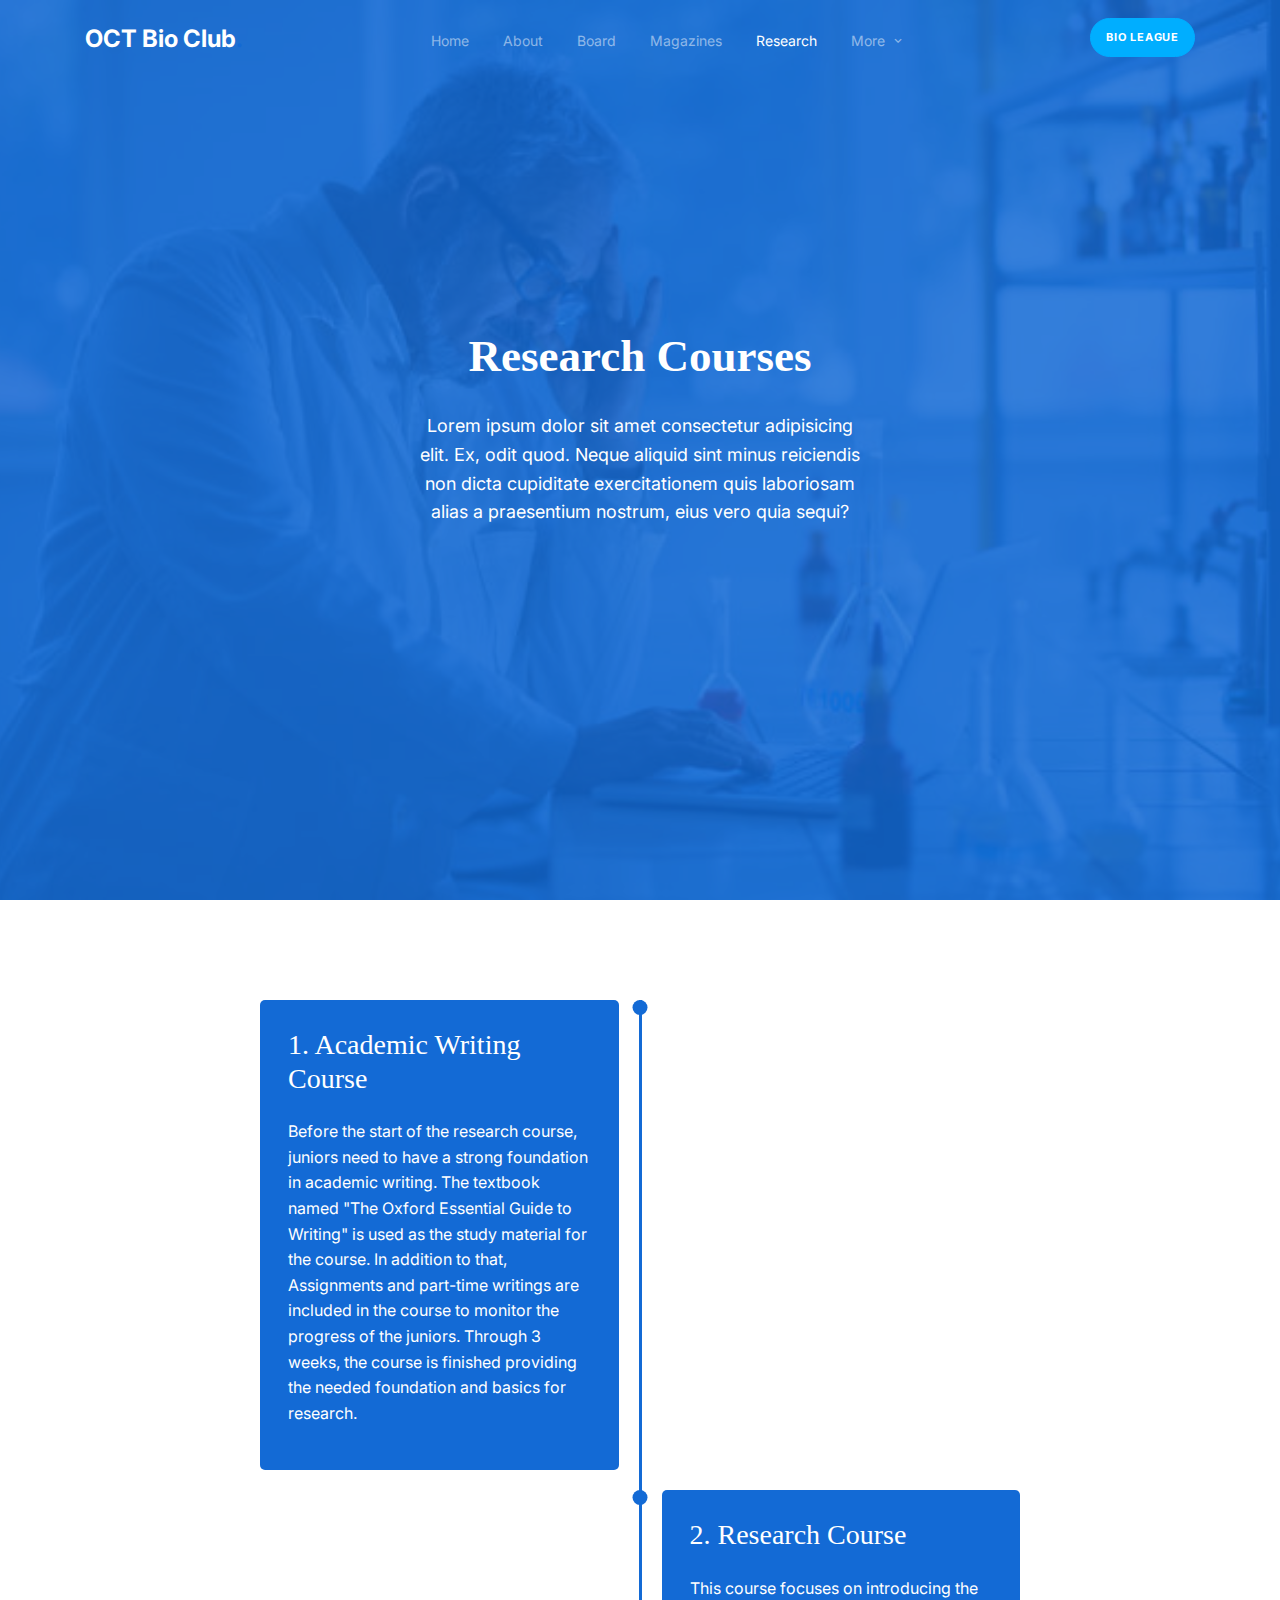
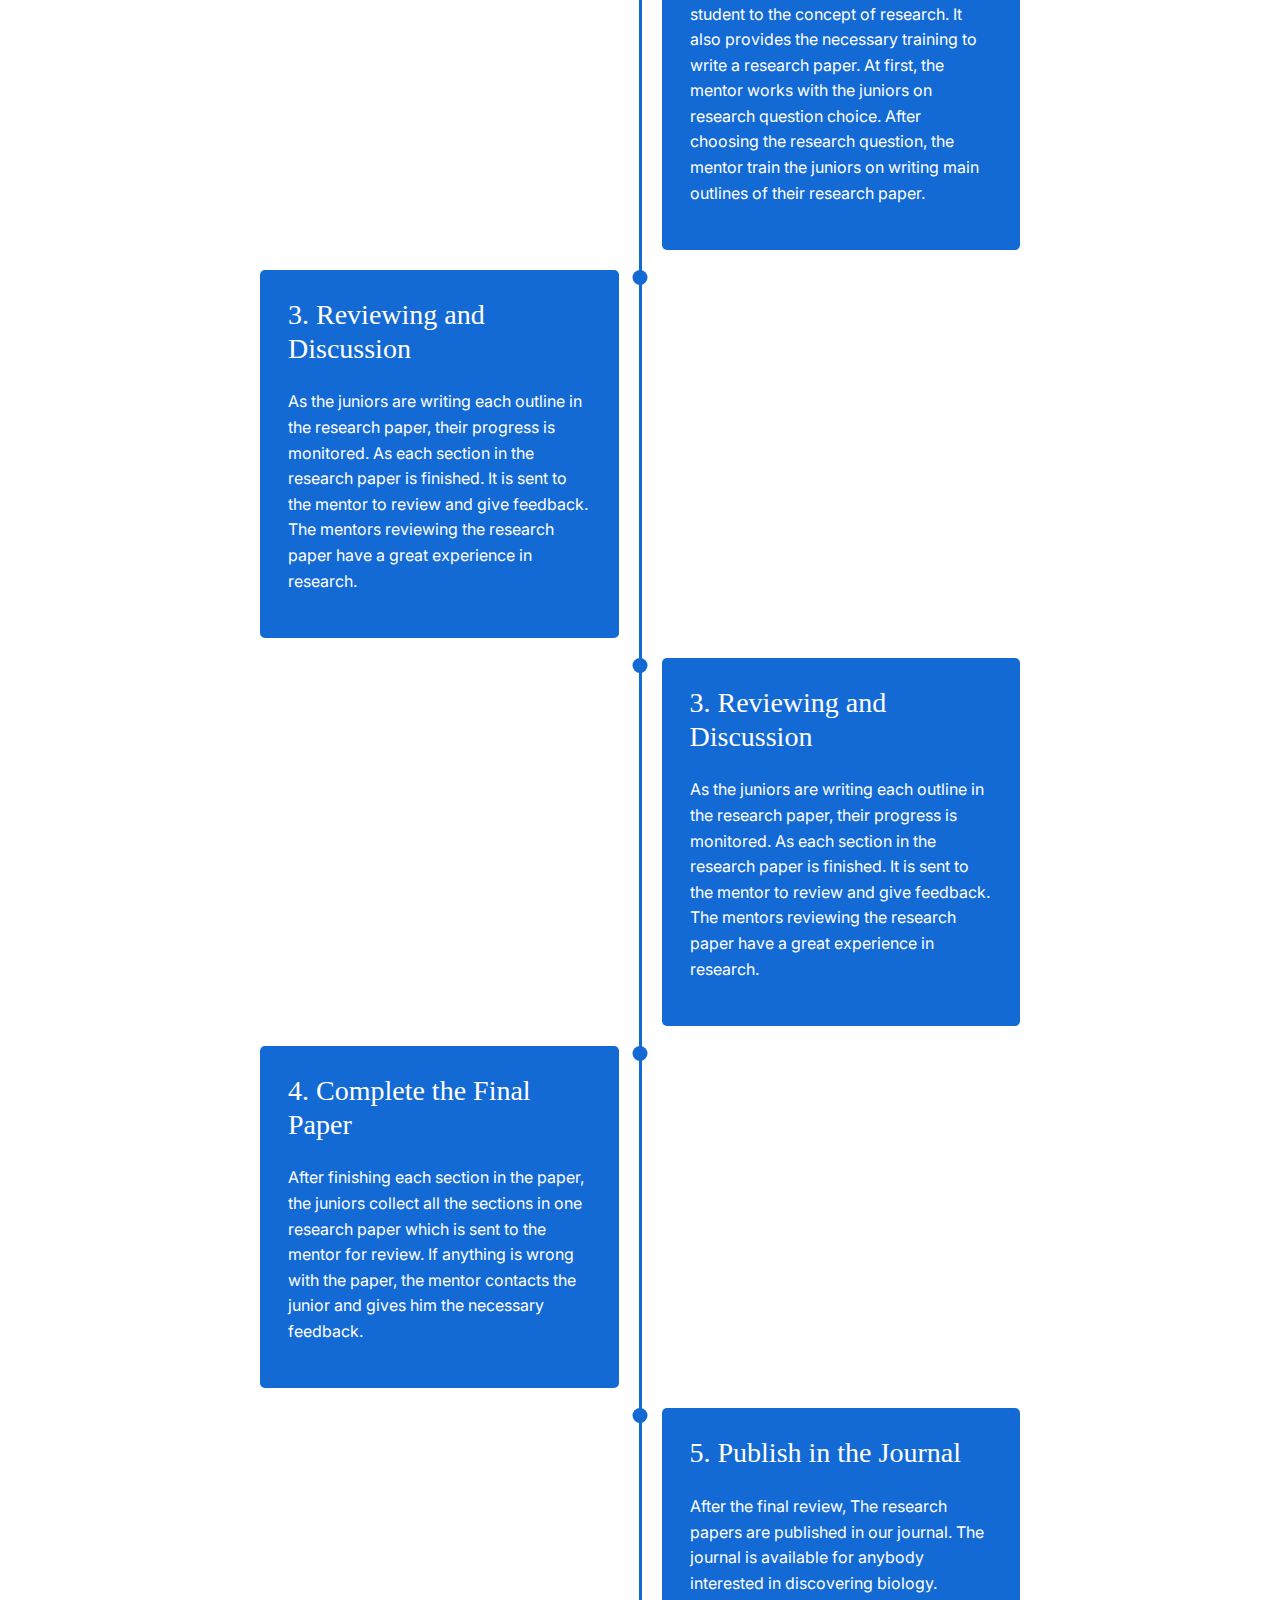
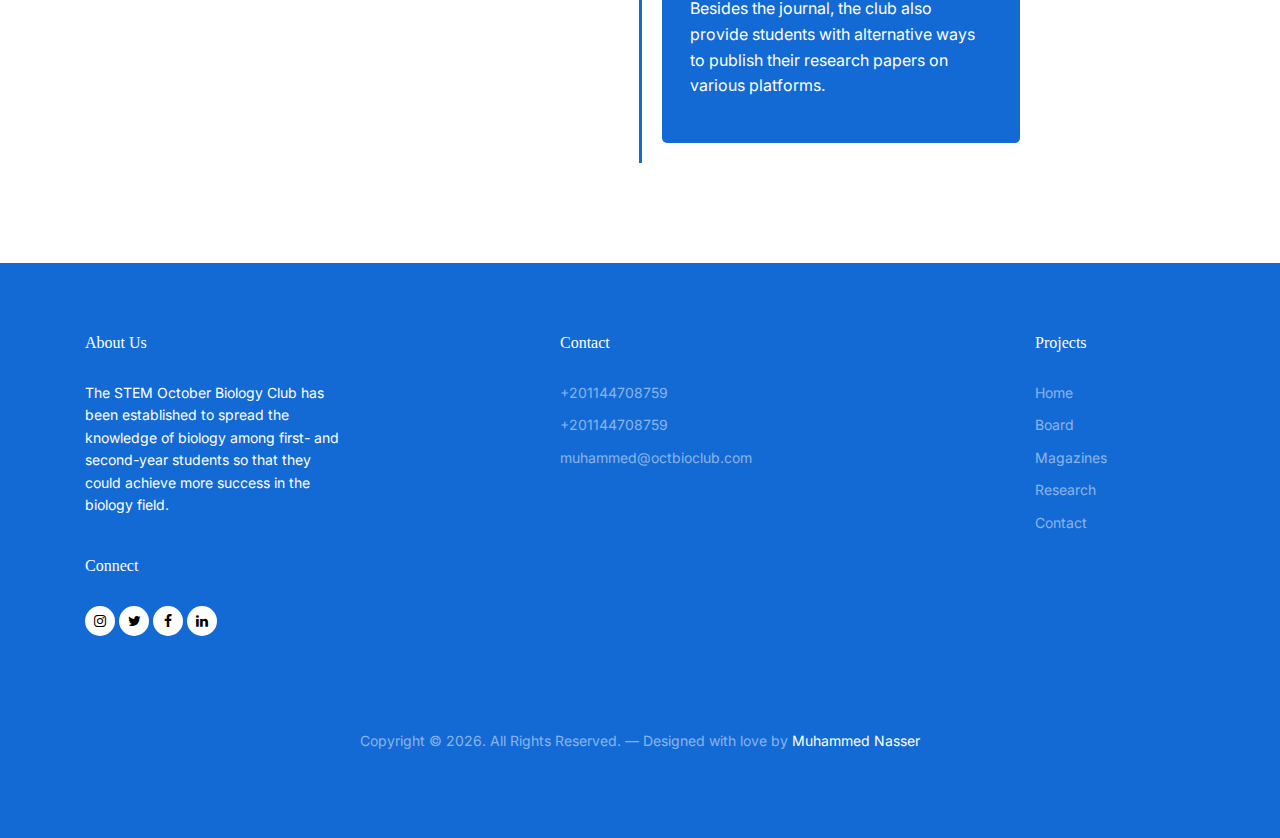
<file: research-courses.html>
<!doctype html>
<html lang="en">

<head>
    <meta charset="utf-8">
    <meta name="viewport" content="width=device-width, initial-scale=1, shrink-to-fit=no">
    <meta name="author" content="Untree.co">
    <link rel="shortcut icon" href="favicon.png">

    <meta name="description" content="" />
    <meta name="keywords" content="bootstrap, bootstrap4" />

    <link
        href="https://fonts.googleapis.com/css2?family=Display+Playfair:wght@400;700&family=Inter:wght@400;700&display=swap"
        rel="stylesheet">


    <link rel="stylesheet" href="https://unicons.iconscout.com/release/v4.0.0/css/line.css">

    <link rel="stylesheet" href="css/bootstrap.min.css">
    <link rel="stylesheet" href="css/animate.min.css">
    <link rel="stylesheet" href="css/owl.carousel.min.css">
    <link rel="stylesheet" href="css/owl.theme.default.min.css">
    <link rel="stylesheet" href="css/jquery.fancybox.min.css">
    <link rel="stylesheet" href="fonts/icomoon/style.css">
    <link rel="stylesheet" href="fonts/flaticon/font/flaticon.css">
    <link rel="stylesheet" href="css/aos.css">
    <link rel="stylesheet" href="css/style.css">

    <title>OCT Biology Club</title>

    <style>
        .magazine {
            margin-bottom: 25px;
        }
    </style>

</head>

<body>

    <div class="site-mobile-menu">
        <div class="site-mobile-menu-header">
            <div class="site-mobile-menu-close">
                <span class="icofont-close js-menu-toggle"></span>
            </div>
        </div>
        <div class="site-mobile-menu-body"></div>
    </div>


    <nav class="site-nav mb-5">
        <div class="sticky-nav js-sticky-header">
            <div class="container position-relative">
                <div class="site-navigation text-center">
                    <a href="index.html" class="logo menu-absolute m-0">OCT Bio Club<span class="text-primary">.</span></a>

                    <ul class="js-clone-nav d-none d-lg-inline-block site-menu">
                        <li><a href="index.html">Home</a></li>
                        <li><a href="index.html#about">About</a></li>
                        <li><a href="board.html">Board</a></li>
                        <li><a href="magazines.html">Magazines</a></li>
                        <li class="active"><a href="research.html">Research</a></li>
                        <li class="has-children">
                            <a href="#">More</a>
                            <ul class="dropdown">
                                <li><a href="#competitions">Competitions</a></li>
                                <li><a href="#branches">Branches</a></li>
                                <li class="has-children">
                                    <a href="#">Social Media</a>
                                    <ul class="dropdown">
                                        <li><a href="https://www.facebook.com">Facebook</a></li>
                                        <li><a href="https://www.linkedin.com">LinkedIn</a></li>
                                        <li><a href="https://www.twitter.com">Twitter</a></li>
                                    </ul>
                                </li>
                            </ul>
                        </li>
                    </ul>
                    <a href="bioleague.html" class="btn-book btn btn-secondary btn-sm menu-absolute">Bio League</a>
                    <a href="#"
                        class="burger ml-auto float-right site-menu-toggle js-menu-toggle d-inline-block d-lg-none light"
                        data-toggle="collapse" data-target="#main-navbar">
                        <span></span>
                    </a>
                </div>
            </div>
        </div>
    </nav>


    <div class="untree_co-hero overlay" style="background-image: url('images/research-courses.jpg');">
        <div class="container">
            <div class="row align-items-center justify-content-center">
                <div class="col-12">
                    <div class="row justify-content-center ">
                        <div class="col-lg-6 text-center ">
                            <h1 class="mb-4 heading text-white" data-aos="fade-up" data-aos-delay="100">Research Courses</h1>
                            <div class="mb-5 text-white desc mx-auto" data-aos="fade-up" data-aos-delay="200">
                                <p>Lorem ipsum dolor sit amet consectetur adipisicing elit. Ex, odit quod. Neque aliquid
                                    sint minus reiciendis non dicta cupiditate exercitationem quis laboriosam alias a
                                    praesentium nostrum, eius vero quia sequi?</p>
                            </div>

                        </div>


                    </div>

                </div>

            </div> <!-- /.row -->
        </div> <!-- /.container -->

    </div> <!-- /.untree_co-hero -->
    <section class="design-section">
        <div class="timeline">
            <div class="timeline-component timeline-content">
                <h3 class="mb-4 heading text-white aos-init aos-animate">1. Academic Writing Course</h3>
                <p>Before the start of the research course, juniors need to have a strong foundation in academic
                    writing. The textbook named "The Oxford Essential Guide to Writing" is used as the study material
                    for the course. In addition to that, Assignments and part-time writings are included in the course
                    to monitor the progress of the juniors. Through 3 weeks, the course is finished providing the needed
                    foundation and basics for research.</p>
            </div>
            <div class="timeline-middle">
                <div class="timeline-circle"></div>
            </div>

            <div class="timeline-empty">
            </div>

            <div class="timeline-empty">
            </div>

            <div class="timeline-middle">
                <div class="timeline-circle"></div>
            </div>
            <div class=" timeline-component timeline-content">
                <h3 class="mb-4 heading text-white aos-init aos-animate">2. Research Course</h3>
                <p>This course focuses on introducing the student to the concept of research. It also provides the
                    necessary training to write a research paper. At first, the mentor works with the juniors on
                    research question choice. After choosing the research question, the mentor train the juniors on
                    writing main outlines of their research paper. </p>
            </div>
            <div class="timeline-component timeline-content">
                <h3 class="mb-4 heading text-white aos-init aos-animate">3. Reviewing and Discussion</h3>
                <p>As the juniors are writing each outline in the research paper, their progress is monitored. As each
                    section in the research paper is finished. It is sent to the mentor to review and give feedback. The
                    mentors reviewing the research paper have a great experience in research.</p>
            </div>
            <div class="timeline-middle">
                <div class="timeline-circle"></div>
            </div>

            <div class="timeline-empty">
            </div>

            <div class="timeline-empty">
            </div>

            <div class="timeline-middle">
                <div class="timeline-circle"></div>
            </div>
            <div class=" timeline-component timeline-content">
                <h3 class="mb-4 heading text-white aos-init aos-animate">3. Reviewing and Discussion</h3>
                <p>As the juniors are writing each outline in the research paper, their progress is monitored. As each
                    section in the research paper is finished. It is sent to the mentor to review and give feedback. The
                    mentors reviewing the research paper have a great experience in research.</p>
            </div>
            <div class="timeline-component timeline-content">
                <h3 class="mb-4 heading text-white aos-init aos-animate">4. Complete the Final Paper</h3>
                <p>After finishing each section in the paper, the juniors collect all the sections in one research paper
                    which is sent to the mentor for review. If anything is wrong with the paper, the mentor contacts the
                    junior and gives him the necessary feedback. </p>
            </div>
            <div class="timeline-middle">
                <div class="timeline-circle"></div>
            </div>

            <div class="timeline-empty">
            </div>

            <div class="timeline-empty">
            </div>

            <div class="timeline-middle">
                <div class="timeline-circle"></div>
            </div>
            <div class=" timeline-component timeline-content">
                <h3 class="mb-4 heading text-white aos-init aos-animate">5. Publish in the Journal</h3>
                <p>After the final review, The research papers are published in our journal. The journal is available
                    for anybody interested in discovering biology. Besides the journal, the club also provide students
                    with alternative ways to publish their research papers on various platforms.</p>
            </div>
        </div>
    </section>

    </div>
    </div> <!-- /.untree_co-section -->

    <!--------------------------------------- Footer Start --------------------------------------->
    <div class="site-footer">
        <div class="container">

            <div class="row">
                <div class="col-lg-3 mr-auto">
                    <div class="widget">
                        <h3>About Us<span class="text-primary">.</span> </h3>
                        <p>The STEM October Biology Club has been established to spread the knowledge of biology among
                            first- and second-year students so that they could achieve more success in the biology
                            field.</p>
                    </div> <!-- /.widget -->
                    <div class="widget">
                        <h3>Connect</h3>
                        <ul class="list-unstyled social">
                            <li><a href="#"><span class="icon-instagram"></span></a></li>
                            <li><a href="#"><span class="icon-twitter"></span></a></li>
                            <li><a href="#"><span class="icon-facebook"></span></a></li>
                            <li><a href="#"><span class="icon-linkedin"></span></a></li>
                        </ul>
                    </div> <!-- /.widget -->
                </div> <!-- /.col-lg-3 -->

                <div class="col-lg-3">
                    <div class="widget">
                        <h3>Contact</h3>
                        <ul class="list-unstyled links mb-4">
                            <li><a href="tel://+201144708759">+201144708759</a></li>
                            <li><a href="tel://+201144708759">+201144708759</a></li>
                            <li><a href="mailto:info@mydomain.com">muhammed@octbioclub.com</a></li>
                        </ul>
                    </div> <!-- /.widget -->


                </div> <!-- /.col-lg-3 -->
                <div class="col-lg-2 ml-auto">
                    <div class="widget">
                        <h3>Projects</h3>
                        <ul class="list-unstyled float-left links">
                            <li><a href="index.html">Home</a></li>
                            <li><a href="board.html">Board</a></li>
                            <li><a href="magazines.html">Magazines</a></li>
                            <li><a href="research.html">Research</a></li>
                            <li><a href="contact.html">Contact</a></li>
                        </ul>
                    </div> <!-- /.widget -->
                </div> <!-- /.col-lg-3 -->

            </div> <!-- /.row -->


            <div class="row mt-5">
                <div class="col-12 text-center">
                    <p class="copyright">Copyright &copy;
                        <script>document.write(new Date().getFullYear());</script>. All Rights Reserved. &mdash;
                        Designed with love by <a href="#">Muhammed Nasser</a>
                    </p>
                </div>
            </div>
        </div> <!-- /.container -->
    </div> <!-- /.site-footer -->
    <!--------------------------------------- Footer End --------------------------------------->

    <div id="overlayer"></div>
    <div class="loader">
        <div class="spinner-border" role="status">
            <span class="sr-only">Loading...</span>
        </div>
    </div>

    <script src="js/jquery-3.4.1.min.js"></script>
    <script src="js/popper.min.js"></script>
    <script src="js/bootstrap.min.js"></script>
    <script src="js/owl.carousel.min.js"></script>
    <script src="js/jquery.animateNumber.min.js"></script>
    <script src="js/jquery.waypoints.min.js"></script>
    <script src="js/jquery.fancybox.min.js"></script>
    <script src="js/jquery.sticky.js"></script>
    <script src="js/aos.js"></script>
    <script src="js/custom.js"></script>

</body>

</html>
</file>
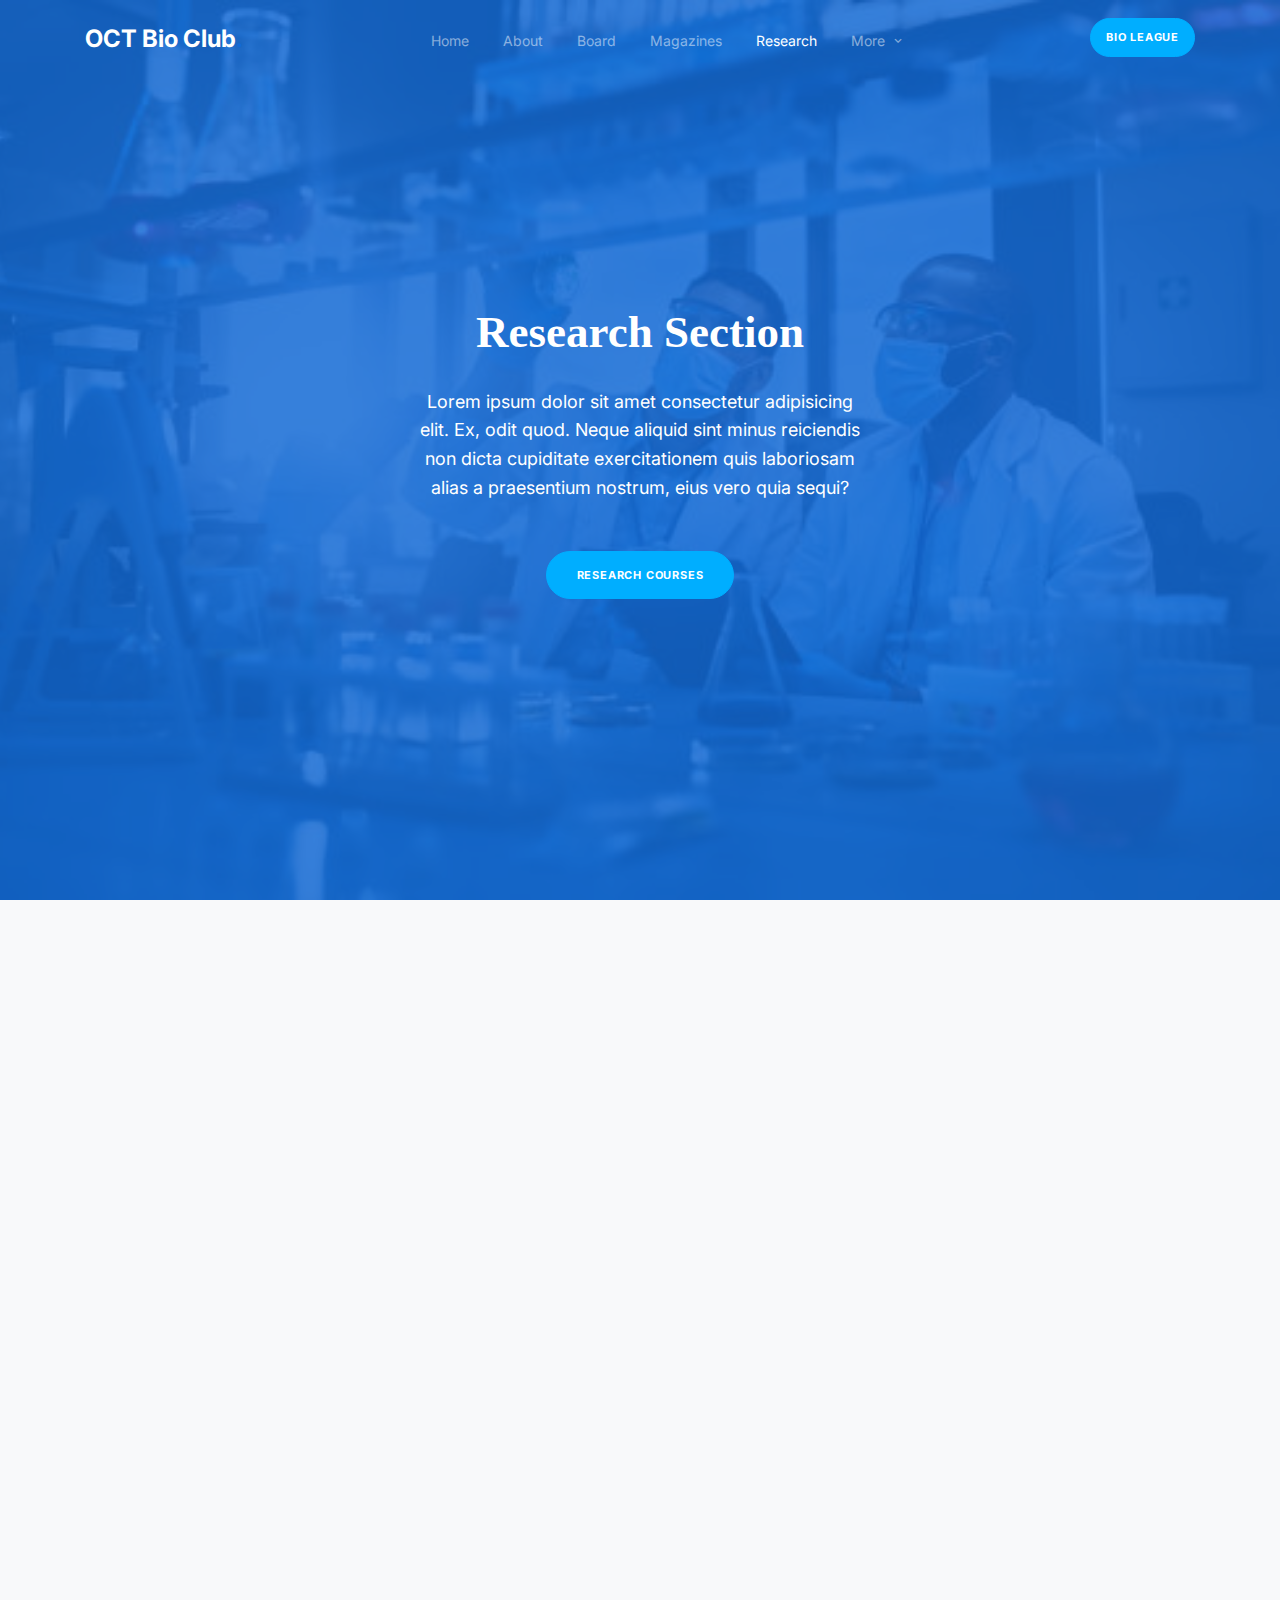
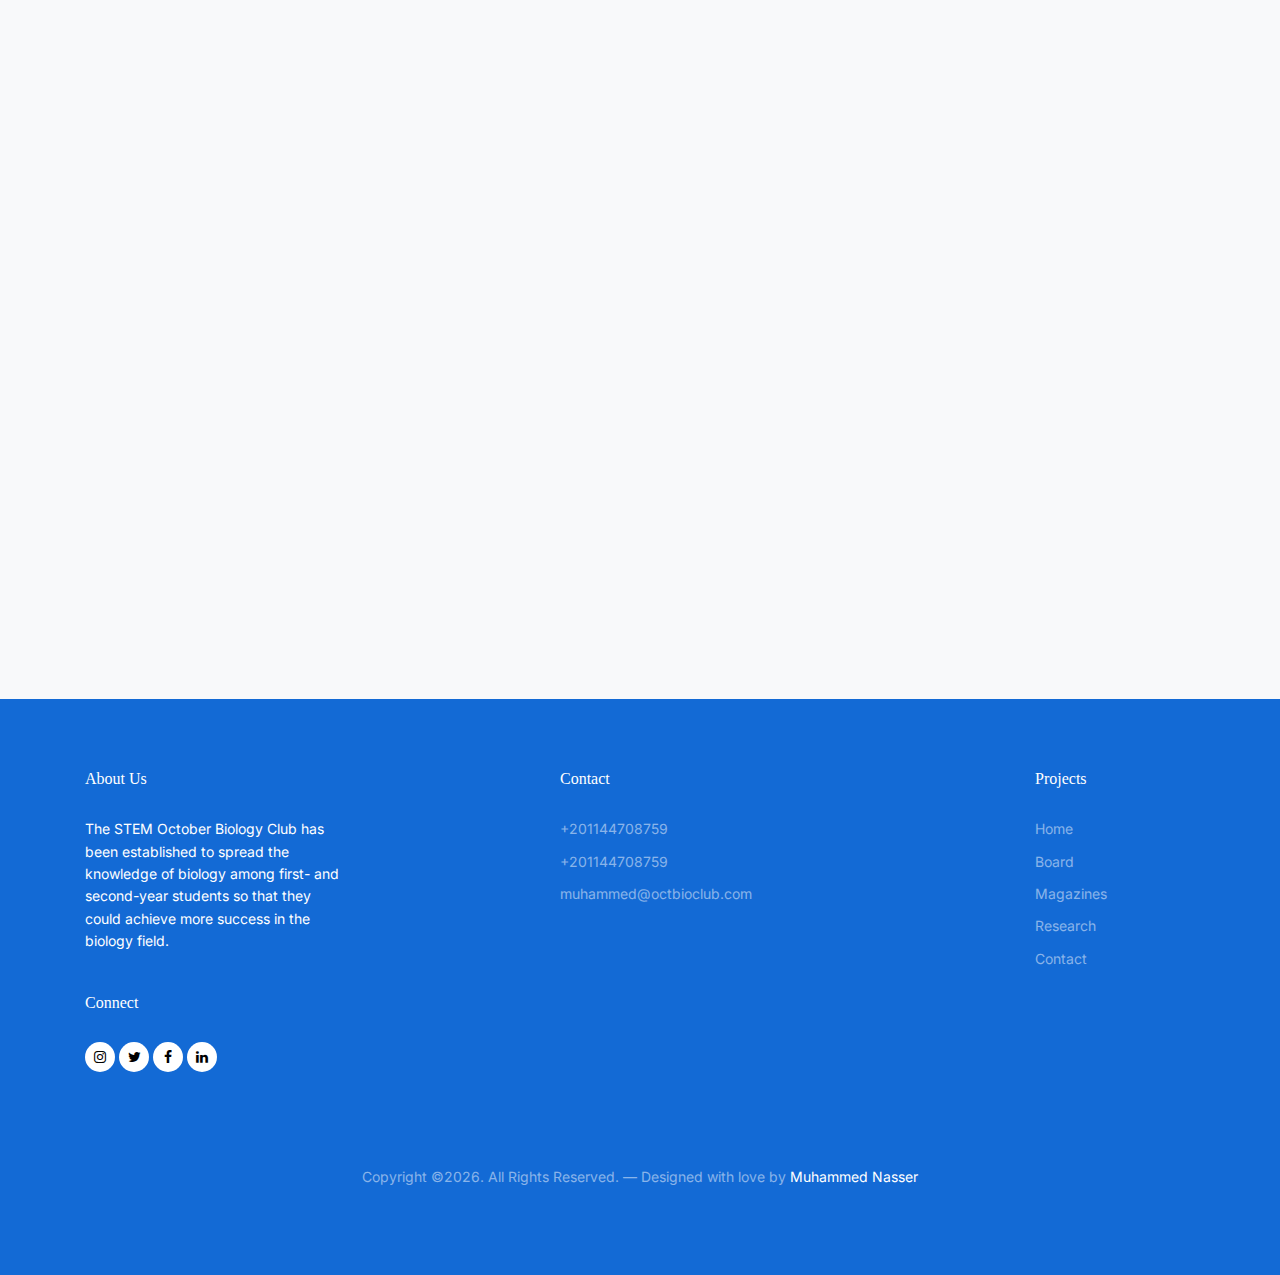
<file: research.html>
<!doctype html>
<html lang="en">
<head>
  <meta charset="utf-8">
  <meta name="viewport" content="width=device-width, initial-scale=1, shrink-to-fit=no">
  <meta name="author" content="Untree.co">
  <link rel="shortcut icon" href="favicon.png">

  <meta name="description" content="" />
  <meta name="keywords" content="bootstrap, bootstrap4" />

  <link href="https://fonts.googleapis.com/css2?family=Display+Playfair:wght@400;700&family=Inter:wght@400;700&display=swap" rel="stylesheet">


  <link rel="stylesheet" href="https://unicons.iconscout.com/release/v4.0.0/css/line.css">

  <link rel="stylesheet" href="css/bootstrap.min.css">
  <link rel="stylesheet" href="css/animate.min.css">
  <link rel="stylesheet" href="css/owl.carousel.min.css">
  <link rel="stylesheet" href="css/owl.theme.default.min.css">
  <link rel="stylesheet" href="css/jquery.fancybox.min.css">
  <link rel="stylesheet" href="fonts/icomoon/style.css">
  <link rel="stylesheet" href="fonts/flaticon/font/flaticon.css">
  <link rel="stylesheet" href="css/aos.css">
  <link rel="stylesheet" href="css/style.css">

  <title>OCT Biology Club</title>

  <style>
    .magazine {
      margin-bottom: 25px;
    }
  </style>

</head>

<body>

  <div class="site-mobile-menu">
    <div class="site-mobile-menu-header">
      <div class="site-mobile-menu-close">
        <span class="icofont-close js-menu-toggle"></span>
      </div>
    </div>
    <div class="site-mobile-menu-body"></div>
  </div>


  <nav class="site-nav mb-5">
    <div class="sticky-nav js-sticky-header">
      <div class="container position-relative">
        <div class="site-navigation text-center">
          <a href="index.html" class="logo menu-absolute m-0">OCT Bio Club<span class="text-primary">.</span></a>

          <ul class="js-clone-nav d-none d-lg-inline-block site-menu">
            <li><a href="index.html">Home</a></li>
            <li><a href="index.html#about">About</a></li>
            <li><a href="board.html">Board</a></li>
            <li><a href="magazines.html">Magazines</a></li>
            <li class="active"><a href="research.html">Research</a></li>
            <li class="has-children">
              <a href="#">More</a>
              <ul class="dropdown">
                <li><a href="index.html#competitions">Competitions</a></li>
                <li><a href="index.html#branches">Branches</a></li>
                <li class="has-children">
                  <a href="#">Social Media</a>
                  <ul class="dropdown">
                    <li><a href="https://www.facebook.com">Facebook</a></li>
                    <li><a href="https://www.linkedin.com">LinkedIn</a></li>
                    <li><a href="https://www.twitter.com">Twitter</a></li>
                  </ul>
                </li>
              </ul>
            </li>
          </ul>
          <a href="bioleague.html" class="btn-book btn btn-secondary btn-sm menu-absolute">Bio League</a>
          <a href="#" class="burger ml-auto float-right site-menu-toggle js-menu-toggle d-inline-block d-lg-none light" data-toggle="collapse" data-target="#main-navbar">
          <span></span>
          </a>
        </div>
      </div>
    </div>
  </nav>
  

  <div class="untree_co-hero overlay" style="background-image: url('images/research.jpg');">
    <div class="container">
      <div class="row align-items-center justify-content-center">
        <div class="col-12">
          <div class="row justify-content-center ">
            <div class="col-lg-6 text-center ">
              <h1 class="mb-4 heading text-white" data-aos="fade-up" data-aos-delay="100">Research Section</h1>
              <div class="mb-5 text-white desc mx-auto" data-aos="fade-up" data-aos-delay="200">
                <p>Lorem ipsum dolor sit amet consectetur adipisicing elit. Ex, odit quod. Neque aliquid sint minus reiciendis non dicta cupiditate exercitationem quis laboriosam alias a praesentium nostrum, eius vero quia sequi?</p>
              </div>

              <p class="mb-0" data-aos="fade-up" data-aos-delay="300"><a href="research-courses.html" class="btn btn-secondary">Research Courses</a></p>

            </div>


          </div>

        </div>

      </div> <!-- /.row -->
    </div> <!-- /.container -->

  </div> <!-- /.untree_co-hero -->




  <!--------------------------------------- Magazines Start --------------------------------------->
  <div class="untree_co-section bg-light">
    <div class="container">
      <div class="row align-items-stretch">
        <div class="col-lg-6 magazine"  data-aos="fade-up" data-aos-delay="100">
          <div class="media-h d-flex h-100">
            <figure>
              <img src="images/dna.jpg" alt="Image">
            </figure>
            <div class="media-h-body">
              <h2 class="mb-3"><a href="#">Human DNA - Structure and Function</a></h2>
              <div class="meta mb-2"><span class="icon-calendar mr-2"></span><span>January 22, 2024</span>  <span class="icon-person mr-2"></span>Yousef Samy</div>
              <p>The human DNA consists of many parts. It's the main component that form everything, from genetics to functions of organisms.</p>
              <p><a href="magazines/dna.pdf">ِAccess PDF</a></p>
            </div>
          </div>
        </div>
        <div class="col-lg-6 magazine"  data-aos="fade-up" data-aos-delay="200">
          <div class="media-h d-flex h-100">
            <figure>
              <img src="images/dna.jpg" alt="Image">
            </figure>
            <div class="media-h-body">
              <h2 class="mb-3"><a href="#">Human DNA - Structure and Function</a></h2>
              <div class="meta mb-2"><span class="icon-calendar mr-2"></span><span>January 22, 2024</span>  <span class="icon-person mr-2"></span>Mazen Mahdy</div>
              <p>The human DNA consists of many parts. It's the main component that form everything, from genetics to functions of organisms.</p>
              <p><a href="magazines/dna.pdf">Access PDF</a></p>
            </div>
          </div>
        </div>
        <div class="col-lg-6 magazine"  data-aos="fade-up" data-aos-delay="100">
          <div class="media-h d-flex h-100">
            <figure>
              <img src="images/dna.jpg" alt="Image">
            </figure>
            <div class="media-h-body">
              <h2 class="mb-3"><a href="#">Human DNA - Structure and Function</a></h2>
              <div class="meta mb-2"><span class="icon-calendar mr-2"></span><span>January 22, 2024</span>  <span class="icon-person mr-2"></span>Yousef Samy</div>
              <p>The human DNA consists of many parts. It's the main component that form everything, from genetics to functions of organisms.</p>
              <p><a href="magazines/dna.pdf">ِAccess PDF</a></p>
            </div>
          </div>
        </div>
        <div class="col-lg-6 magazine"  data-aos="fade-up" data-aos-delay="200">
          <div class="media-h d-flex h-100">
            <figure>
              <img src="images/dna.jpg" alt="Image">
            </figure>
            <div class="media-h-body">
              <h2 class="mb-3"><a href="#">Human DNA - Structure and Function</a></h2>
              <div class="meta mb-2"><span class="icon-calendar mr-2"></span><span>January 22, 2024</span>  <span class="icon-person mr-2"></span>Mazen Mahdy</div>
              <p>The human DNA consists of many parts. It's the main component that form everything, from genetics to functions of organisms.</p>
              <p><a href="magazines/dna.pdf">Access PDF</a></p>
            </div>
          </div>
        </div>
        <div class="col-lg-6 magazine"  data-aos="fade-up" data-aos-delay="100">
          <div class="media-h d-flex h-100">
            <figure>
              <img src="images/dna.jpg" alt="Image">
            </figure>
            <div class="media-h-body">
              <h2 class="mb-3"><a href="#">Human DNA - Structure and Function</a></h2>
              <div class="meta mb-2"><span class="icon-calendar mr-2"></span><span>January 22, 2024</span>  <span class="icon-person mr-2"></span>Yousef Samy</div>
              <p>The human DNA consists of many parts. It's the main component that form everything, from genetics to functions of organisms.</p>
              <p><a href="magazines/dna.pdf">ِAccess PDF</a></p>
            </div>
          </div>
        </div>
        <div class="col-lg-6 magazine"  data-aos="fade-up" data-aos-delay="200">
          <div class="media-h d-flex h-100">
            <figure>
              <img src="images/dna.jpg" alt="Image">
            </figure>
            <div class="media-h-body">
              <h2 class="mb-3"><a href="#">Human DNA - Structure and Function</a></h2>
              <div class="meta mb-2"><span class="icon-calendar mr-2"></span><span>January 22, 2024</span>  <span class="icon-person mr-2"></span>Yousef Samy</div>
              <p>The human DNA consists of many parts. It's the main component that form everything, from genetics to functions of organisms.</p>
              <p><a href="magazines/dna.pdf">ِAccess PDF</a></p>
            </div>
          </div>
        </div>
        <div class="col-lg-6 magazine"  data-aos="fade-up" data-aos-delay="100">
          <div class="media-h d-flex h-100">
            <figure>
              <img src="images/dna.jpg" alt="Image">
            </figure>
            <div class="media-h-body">
              <h2 class="mb-3"><a href="#">Human DNA - Structure and Function</a></h2>
              <div class="meta mb-2"><span class="icon-calendar mr-2"></span><span>January 22, 2024</span>  <span class="icon-person mr-2"></span>Yousef Samy</div>
              <p>The human DNA consists of many parts. It's the main component that form everything, from genetics to functions of organisms.</p>
              <p><a href="magazines/dna.pdf">ِAccess PDF</a></p>
            </div>
          </div>
        </div>
        <div class="col-lg-6 magazine"  data-aos="fade-up" data-aos-delay="200">
          <div class="media-h d-flex h-100">
            <figure>
              <img src="images/dna.jpg" alt="Image">
            </figure>
            <div class="media-h-body">
              <h2 class="mb-3"><a href="#">Human DNA - Structure and Function</a></h2>
              <div class="meta mb-2"><span class="icon-calendar mr-2"></span><span>January 22, 2024</span>  <span class="icon-person mr-2"></span>Yousef Samy</div>
              <p>The human DNA consists of many parts. It's the main component that form everything, from genetics to functions of organisms.</p>
              <p><a href="magazines/dna.pdf">ِAccess PDF</a></p>
            </div>
          </div>
        </div>
      </div>
    </div>
  </div>
  <!--------------------------------------- Magazines End --------------------------------------->

      <!-- <div class="row mt-5">
        <div class="col-12 text-center">
          <ul class="list-unstyled custom-pagination">
            <li><a href="#">1</a></li>
            <li class="active"><a href="#">2</a></li>
            <li><a href="#">3</a></li>
            <li><a href="#">4</a></li>
          </ul>
        </div>
      </div> -->
    </div>
  </div> <!-- /.untree_co-section -->

  <!--------------------------------------- Footer Start --------------------------------------->
  <div class="site-footer">
    <div class="container">

      <div class="row">
        <div class="col-lg-3 mr-auto">
          <div class="widget">
            <h3>About Us<span class="text-primary">.</span> </h3>
            <p>The STEM October Biology Club has been established to spread the knowledge of biology among first- and second-year students so that they could achieve more success in the biology field.</p>
          </div> <!-- /.widget -->
          <div class="widget">
            <h3>Connect</h3>
            <ul class="list-unstyled social">
              <li><a href="#"><span class="icon-instagram"></span></a></li>
              <li><a href="#"><span class="icon-twitter"></span></a></li>
              <li><a href="#"><span class="icon-facebook"></span></a></li>
              <li><a href="#"><span class="icon-linkedin"></span></a></li>
            </ul>
          </div> <!-- /.widget -->
        </div> <!-- /.col-lg-3 -->

        <div class="col-lg-3">
          <div class="widget">
            <h3>Contact</h3>
            <ul class="list-unstyled links mb-4">
              <li><a href="tel://+201144708759">+201144708759</a></li>
              <li><a href="tel://+201144708759">+201144708759</a></li>
              <li><a href="mailto:info@mydomain.com">muhammed@octbioclub.com</a></li>
            </ul>
          </div> <!-- /.widget -->

        
        </div> <!-- /.col-lg-3 -->
        <div class="col-lg-2 ml-auto">
          <div class="widget">
            <h3>Projects</h3>
            <ul class="list-unstyled float-left links">
              <li><a href="index.html">Home</a></li>
              <li><a href="board.html">Board</a></li>
              <li><a href="magazines.html">Magazines</a></li>
              <li><a href="research.html">Research</a></li>
              <li><a href="contact.html">Contact</a></li>
            </ul>
          </div> <!-- /.widget -->
        </div> <!-- /.col-lg-3 -->

      </div> <!-- /.row -->


      <div class="row mt-5">
        <div class="col-12 text-center">
          <p class="copyright">Copyright &copy;<script>document.write(new Date().getFullYear());</script>. All Rights Reserved. &mdash; Designed with love by <a href="#">Muhammed Nasser</a> </p>
          </div>
        </div>
      </div> <!-- /.container -->
    </div> <!-- /.site-footer -->
    <!--------------------------------------- Footer End --------------------------------------->

    <div id="overlayer"></div>
    <div class="loader">
      <div class="spinner-border" role="status">
        <span class="sr-only">Loading...</span>
      </div>
    </div>

    <script src="js/jquery-3.4.1.min.js"></script>
    <script src="js/popper.min.js"></script>
    <script src="js/bootstrap.min.js"></script>
    <script src="js/owl.carousel.min.js"></script>
    <script src="js/jquery.animateNumber.min.js"></script>
    <script src="js/jquery.waypoints.min.js"></script>
    <script src="js/jquery.fancybox.min.js"></script>
    <script src="js/jquery.sticky.js"></script>
    <script src="js/aos.js"></script>
    <script src="js/custom.js"></script>

  </body>

  </html>
</file>
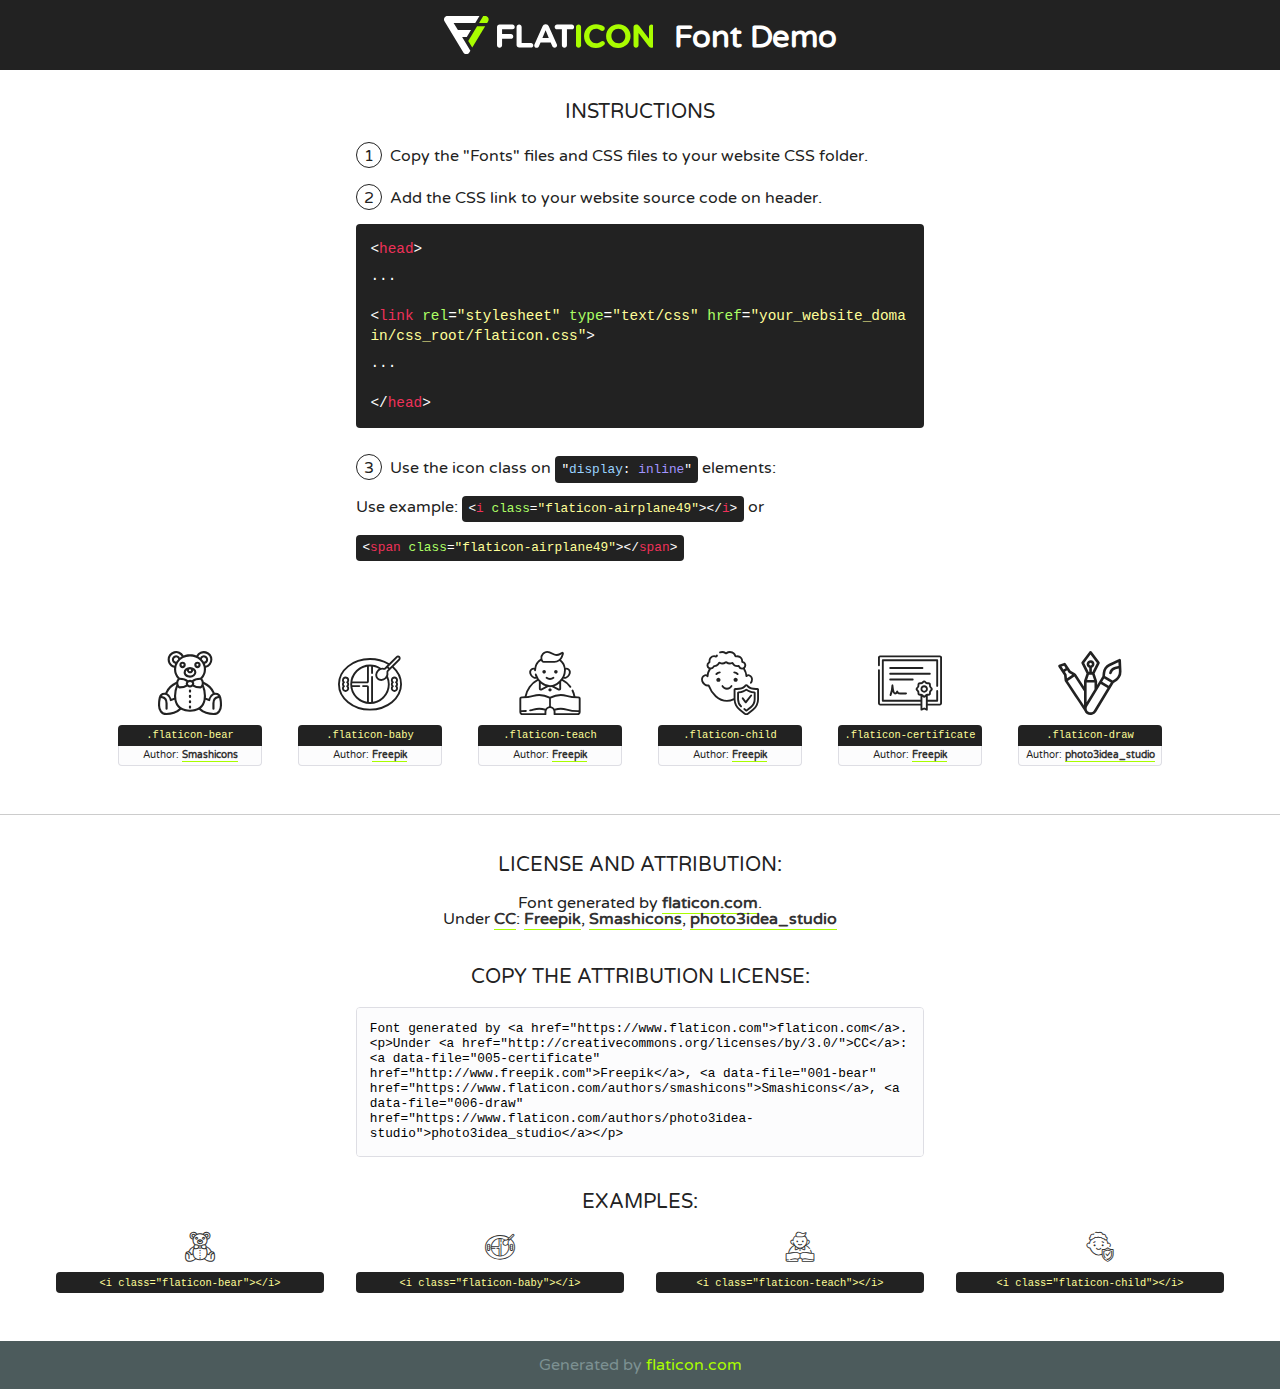
<file: fonts/flaticon/font/flaticon.html>
<!DOCTYPE html>
<!--
  Flaticon icon font: Flaticon
  Creation date: 22/06/2020 05:16
-->
<html>
<!DOCTYPE html>
<html>

<head>
    <title>Flaticon WebFont</title>
    <link href="http://fonts.googleapis.com/css?family=Varela+Round" rel="stylesheet" type="text/css" />
    <link rel="stylesheet" type="text/css" href="flaticon.css">
    <meta charset="UTF-8">
    <style>
    html, body, div, span, applet, object, iframe,
    h1, h2, h3, h4, h5, h6, p, blockquote, pre,
    a, abbr, acronym, address, big, cite, code,
    del, dfn, em, img, ins, kbd, q, s, samp,
    small, strike, strong, sub, sup, tt, var,
    b, u, i, center,
    dl, dt, dd, ol, ul, li,
    fieldset, form, label, legend,
    table, caption, tbody, tfoot, thead, tr, th, td,
    article, aside, canvas, details, embed, 
    figure, figcaption, footer, header, hgroup, 
    menu, nav, output, ruby, section, summary,
    time, mark, audio, video {
        margin: 0;
        padding: 0;
        border: 0;
        font-size: 100%;
        font: inherit;
        vertical-align: baseline;
    }
    /* HTML5 display-role reset for older browsers */
    article, aside, details, figcaption, figure, 
    footer, header, hgroup, menu, nav, section {
        display: block;
    }
    body {
        line-height: 1;
    }
    ol, ul {
        list-style: none;
    }
    blockquote, q {
        quotes: none;
    }
    blockquote:before, blockquote:after,
    q:before, q:after {
        content: '';
        content: none;
    }
    table {
        border-collapse: collapse;
        border-spacing: 0;
    }
    body {
        font-family: 'Varela Round', Helvetica, Arial, sans-serif;
        font-size: 16px;
        color: #222;
    }
    a {
        color: #333;
        border-bottom: 1px solid #a9fd00;
        font-weight: bold;
        text-decoration: none;
    }
    * {
        -moz-box-sizing: border-box;
        -webkit-box-sizing: border-box;
        box-sizing: border-box;
        margin: 0;
        padding: 0;
    }
    [class^="flaticon-"]:before, [class*=" flaticon-"]:before, [class^="flaticon-"]:after, [class*=" flaticon-"]:after {
        font-family: Flaticon;
        font-size: 30px;
        font-style: normal;
        margin-left: 20px;
        color: #333;
    }
    .wrapper {
        max-width: 600px;
        margin: auto;
        padding: 0 1em;
    }
    .title {
        font-size: 1.25em;
        text-align: center;
        margin-bottom: 1em;
        text-transform: uppercase;
    }
    header {
        text-align: center;
        background-color: #222;
        color: #fff;
        padding: 1em;
    }
    header .logo {
        width: 210px;
        height: 38px;
        display: inline-block;
        vertical-align: middle;
        margin-right: 1em;
        border: none;
    }
    header strong {
        font-size: 1.95em;
        font-weight: bold;
        vertical-align: middle;
        margin-top: 5px;
        display: inline-block;
    }
    .demo {
        margin: 2em auto;
        line-height: 1.25em;
    }
    .demo ul li {
        margin-bottom: 1em;
    }
    .demo ul li .num {
        color: #222;
        border-radius: 20px;
        display: inline-block;
        width: 26px;
        padding: 3px;
        height: 26px;
        text-align: center;
        margin-right: 0.5em;
        border: 1px solid #222;
    }
    .demo ul li code {
        background-color: #222;
        border-radius: 4px;
        padding: 0.25em 0.5em;
        display: inline-block;
        color: #fff;
        font-family: Consolas,Monaco,Lucida Console,Liberation Mono,DejaVu Sans Mono,Bitstream Vera Sans Mono,Courier New, monospace;
        font-weight: lighter;
        margin-top: 1em;
        font-size: 0.8em;
        word-break: break-all;
    }
    .demo ul li code.big {
        padding: 1em;
        font-size: 0.9em;
    }
    .demo ul li code .red {
        color: #EF3159;
    }
    .demo ul li code .green {
        color: #ACFF65;
    }
    .demo ul li code .yellow {
        color: #FFFF99;
    }
    .demo ul li code .blue {
        color: #99D3FF;
    }
    .demo ul li code .purple {
        color: #A295FF;
    }
    .demo ul li code .dots {
        margin-top: 0.5em;
        display: block;
    }
    #glyphs {
        border-bottom: 1px solid #ccc;
        padding: 2em 0;
        text-align: center;
    }
    .glyph {
        display: inline-block;
        width: 9em;
        margin: 1em;
        text-align: center;
        vertical-align: top;
        background: #FFF;
    }
    .glyph .glyph-icon {
        padding: 10px;
        display: block;
        font-family:"Flaticon";
        font-size: 64px;
        line-height: 1;
    }
    .glyph .glyph-icon:before {
        font-size: 64px;
        color: #222;
        margin-left: 0;
    }
    .class-name {
        font-size: 0.65em;
        background-color: #222;
        color: #fff;
        border-radius: 4px 4px 0 0;
        padding: 0.5em;
        color: #FFFF99;
        font-family: Consolas,Monaco,Lucida Console,Liberation Mono,DejaVu Sans Mono,Bitstream Vera Sans Mono,Courier New, monospace;
    }
    .author-name {
        font-size: 0.6em;
        background-color: #fcfcfd;
        border: 1px solid #DEDEE4;
        border-top: 0;
        border-radius: 0 0 4px 4px;
        padding: 0.5em;
    }
    .class-name:last-child {
        font-size: 10px;
        color:#888;
    }
    .class-name:last-child a {
        font-size: 10px;
        color:#555;
    }
    .class-name:last-child a:hover {
        color:#a9fd00;
    }
    .glyph > input {
        display: block;
        width: 100px;
        margin: 5px auto;
        text-align: center;
        font-size: 12px;
        cursor: text;
    }
    .glyph > input.icon-input {
        font-family:"Flaticon";
        font-size: 16px;
        margin-bottom: 10px;
    }
    .attribution .title {
        margin-top: 2em;
    }
    .attribution textarea {
        background-color: #fcfcfd;
        padding: 1em;
        border: none;
        box-shadow: none;
        border: 1px solid #DEDEE4;
        border-radius: 4px;
        resize: none;
        width: 100%;
        height: 150px;
        font-size: 0.8em;
        font-family: Consolas,Monaco,Lucida Console,Liberation Mono,DejaVu Sans Mono,Bitstream Vera Sans Mono,Courier New, monospace;
        -webkit-appearance: none;
    }
    .iconsuse {
        margin: 2em auto;
        text-align: center;
        max-width: 1200px;
    }
    .iconsuse:after {
        content: '';
        display: table;
        clear: both;
    }
    .iconsuse .image {
        float: left;
        width: 25%;
        padding: 0 1em;
    }
    .iconsuse .image p {
        margin-bottom: 1em;
    }
    .iconsuse .image span {
        display: block;
        font-size: 0.65em;
        background-color: #222;
        color: #fff;
        border-radius: 4px;
        padding: 0.5em;
        color: #FFFF99;
        margin-top: 1em;
        font-family: Consolas,Monaco,Lucida Console,Liberation Mono,DejaVu Sans Mono,Bitstream Vera Sans Mono,Courier New, monospace;
    }
    #footer {
        text-align: center;
        background-color: #4C5B5C;
        color: #7c9192;
        padding: 1em;
    }
    #footer a {
        border: none;
        color: #a9fd00;
        font-weight: normal;
    }
    @media (max-width: 960px) {
        .iconsuse .image {
            width: 50%;
        }
    }
    @media (max-width: 560px) {
        .iconsuse .image {
            width: 100%;
        }
    }
    </style>
</head>

<body class="characters-off">

    <header>
        <a href="https://www.flaticon.com" target="_blank" class="logo">
            <svg version="1.1" xmlns="http://www.w3.org/2000/svg" xmlns:xlink="http://www.w3.org/1999/xlink" xmlns:a="http://ns.adobe.com/AdobeSVGViewerExtensions/3.0/" viewBox="0 0 560.875 102.036" enable-background="new 0 0 560.875 102.036" xml:space="preserve">
                <defs>
                </defs>
                <g>
                    <g class="letters">
                        <path fill="#ffffff" d="M141.596,29.675c0-3.777,2.985-6.767,6.764-6.767h34.438c3.426,0,6.15,2.728,6.15,6.15
                        c0,3.43-2.724,6.149-6.15,6.149h-27.674v13.091h23.719c3.429,0,6.151,2.724,6.151,6.15c0,3.43-2.723,6.149-6.151,6.149h-23.719
                        v17.574c0,3.773-2.986,6.761-6.764,6.761c-3.779,0-6.764-2.989-6.764-6.761V29.675z"></path>
                        <path fill="#ffffff" d="M193.844,29.149c0-3.781,2.985-6.767,6.764-6.767c3.776,0,6.763,2.985,6.763,6.767v42.957h25.039
                        c3.426,0,6.149,2.726,6.149,6.153c0,3.425-2.723,6.15-6.149,6.15h-31.802c-3.779,0-6.764-2.986-6.764-6.768V29.149z"></path>
                        <path fill="#ffffff" d="M241.891,75.71l21.438-48.407c1.492-3.341,4.215-5.357,7.906-5.357h0.792
                        c3.686,0,6.323,2.017,7.815,5.357l21.439,48.407c0.436,0.967,0.701,1.845,0.701,2.723c0,3.602-2.809,6.501-6.414,6.501
                        c-3.161,0-5.269-1.845-6.499-4.655l-4.132-9.661h-27.059l-4.301,10.102c-1.144,2.631-3.426,4.214-6.237,4.214
                        c-3.517,0-6.24-2.81-6.24-6.325C241.1,77.64,241.451,76.677,241.891,75.71z M279.932,58.666l-8.521-20.297l-8.526,20.297H279.932
                        z"></path>
                        <path fill="#ffffff" d="M314.864,35.387H301.86c-3.429,0-6.239-2.813-6.239-6.238c0-3.429,2.811-6.24,6.239-6.24h39.533
                        c3.426,0,6.237,2.811,6.237,6.24c0,3.425-2.811,6.238-6.237,6.238h-13.001v42.785c0,3.773-2.99,6.761-6.764,6.761
                        c-3.779,0-6.764-2.989-6.764-6.761V35.387z"></path>
                        <path fill="#A9FD00" d="M352.615,29.149c0-3.781,2.985-6.767,6.767-6.767c3.774,0,6.761,2.985,6.761,6.767v49.024
                        c0,3.773-2.987,6.761-6.761,6.761c-3.781,0-6.767-2.989-6.767-6.761V29.149z"></path>
                        <path fill="#A9FD00" d="M374.132,53.836v-0.179c0-17.481,13.178-31.801,32.065-31.801c9.22,0,15.459,2.458,20.557,6.238
                        c1.402,1.054,2.637,2.985,2.637,5.357c0,3.692-2.985,6.59-6.681,6.59c-1.845,0-3.071-0.702-4.044-1.319
                        c-3.776-2.813-7.729-4.393-12.562-4.393c-10.364,0-17.831,8.611-17.831,19.154v0.173c0,10.542,7.291,19.329,17.831,19.329
                        c5.715,0,9.492-1.756,13.359-4.834c1.049-0.874,2.458-1.491,4.039-1.491c3.429,0,6.325,2.813,6.325,6.236
                        c0,2.106-1.056,3.78-2.282,4.834c-5.539,4.834-12.036,7.733-21.878,7.733C387.572,85.464,374.132,71.493,374.132,53.836z"></path>
                        <path fill="#A9FD00" d="M433.009,53.836v-0.179c0-17.481,13.79-31.801,32.766-31.801c18.981,0,32.592,14.143,32.592,31.628v0.173
                        c0,17.483-13.785,31.807-32.769,31.807C446.625,85.464,433.009,71.32,433.009,53.836z M484.224,53.836v-0.179
                        c0-10.539-7.725-19.326-18.626-19.326c-10.893,0-18.449,8.611-18.449,19.154v0.173c0,10.542,7.73,19.329,18.626,19.329
                        C476.676,72.986,484.224,64.378,484.224,53.836z"></path>
                        <path fill="#A9FD00" d="M506.233,29.321c0-3.774,2.99-6.763,6.767-6.763h1.401c3.252,0,5.183,1.583,7.029,3.953l26.093,34.265
                        V29.059c0-3.692,2.99-6.677,6.681-6.677c3.683,0,6.671,2.985,6.671,6.677v48.934c0,3.78-2.987,6.765-6.764,6.765h-0.436
                        c-3.257,0-5.188-1.581-7.034-3.953l-27.056-35.492v32.944c0,3.687-2.985,6.676-6.678,6.676c-3.683,0-6.673-2.989-6.673-6.676
                        V29.321z"></path>
                    </g>
                    <g class="insignia">
                        <path fill="#ffffff" d="M48.372,56.137h12.517l11.156-18.537H37.186L25.688,18.539h57.825L94.668,0H9.271
                        C5.925,0,2.842,1.801,1.198,4.716c-1.644,2.907-1.593,6.482,0.134,9.343l50.38,83.501c1.678,2.781,4.689,4.476,7.938,4.476
                        c3.246,0,6.257-1.695,7.935-4.476l2.898-4.804L48.372,56.137z"></path>
                        <g class="i">
                            <path fill="#A9FD00" d="M93.575,18.539h0.031v0.004l21.652,0.004l2.705-4.488c1.727-2.861,1.778-6.436,0.133-9.343
                            C116.454,1.801,113.371,0,110.026,0h-5.294L93.575,18.539z"></path>
                            <polygon fill="#A9FD00" points="88.291,27.356 64.725,66.486 75.519,84.404 109.942,27.356"></polygon>
                        </g>
                    </g>
                </g>
            </svg>
        </a>
        <strong>Font Demo</strong>
    </header>


    <section class="demo wrapper">

        <p class="title">Instructions</p>

        <ul>
            <li>
                <span class="num">1</span>Copy the "Fonts" files and CSS files to your website CSS folder.
            </li>
            <li>
                <span class="num">2</span>Add the CSS link to your website source code on header.
                <code class="big">
                    &lt;<span class="red">head</span>&gt;
                    <br/><span class="dots">...</span>
                    <br/>&lt;<span class="red">link</span> <span class="green">rel</span>=<span class="yellow">"stylesheet"</span> <span class="green">type</span>=<span class="yellow">"text/css"</span> <span class="green">href</span>=<span class="yellow">"your_website_domain/css_root/flaticon.css"</span>&gt;
                    <br/><span class="dots">...</span>
                    <br/>&lt;/<span class="red">head</span>&gt;
                </code>
            </li>

            <li>
                <p>
                    <span class="num">3</span>Use the icon class on <code>"<span class="blue">display</span>:<span class="purple"> inline</span>"</code> elements:
                    <br />
                    Use example: <code>&lt;<span class="red">i</span> <span class="green">class</span>=<span class="yellow">&quot;flaticon-airplane49&quot;</span>&gt;&lt;/<span class="red">i</span>&gt;</code> or <code>&lt;<span class="red">span</span> <span class="green">class</span>=<span class="yellow">&quot;flaticon-airplane49&quot;</span>&gt;&lt;/<span class="red">span</span>&gt;</code>
            </li>
        </ul>

    </section>




   <section id="glyphs">          
    
      
        <div class="glyph"><div class="glyph-icon flaticon-bear"></div>
            <div class="class-name">.flaticon-bear</div>
            <div class="author-name">Author: <a data-file="001-bear" href="https://www.flaticon.com/authors/smashicons">Smashicons</a> </div> 
        </div>        
        
        <div class="glyph"><div class="glyph-icon flaticon-baby"></div>
            <div class="class-name">.flaticon-baby</div>
            <div class="author-name">Author: <a data-file="002-baby" href="http://www.freepik.com">Freepik</a> </div> 
        </div>        
        
        <div class="glyph"><div class="glyph-icon flaticon-teach"></div>
            <div class="class-name">.flaticon-teach</div>
            <div class="author-name">Author: <a data-file="003-teach" href="http://www.freepik.com">Freepik</a> </div> 
        </div>        
        
        <div class="glyph"><div class="glyph-icon flaticon-child"></div>
            <div class="class-name">.flaticon-child</div>
            <div class="author-name">Author: <a data-file="004-child" href="http://www.freepik.com">Freepik</a> </div> 
        </div>        
        
        <div class="glyph"><div class="glyph-icon flaticon-certificate"></div>
            <div class="class-name">.flaticon-certificate</div>
            <div class="author-name">Author: <a data-file="005-certificate" href="http://www.freepik.com">Freepik</a> </div> 
        </div>        
        
        <div class="glyph"><div class="glyph-icon flaticon-draw"></div>
            <div class="class-name">.flaticon-draw</div>
            <div class="author-name">Author: <a data-file="006-draw" href="https://www.flaticon.com/authors/photo3idea-studio">photo3idea_studio</a> </div> 
        </div>        
        

    </section>



    <section class="attribution wrapper"   style="text-align:center;">

      <div class="title">License and attribution:</div><div class="attrDiv">Font generated by <a href="https://www.flaticon.com">flaticon.com</a>. <div><p>Under <a href="http://creativecommons.org/licenses/by/3.0/">CC</a>: <a data-file="005-certificate" href="http://www.freepik.com">Freepik</a>, <a data-file="001-bear" href="https://www.flaticon.com/authors/smashicons">Smashicons</a>, <a data-file="006-draw" href="https://www.flaticon.com/authors/photo3idea-studio">photo3idea_studio</a></p>  </div>
      </div>
      <div class="title">Copy the Attribution License:</div>

    <textarea onclick="this.focus();this.select();">Font generated by &lt;a href=&quot;https://www.flaticon.com&quot;&gt;flaticon.com&lt;/a&gt;. <p>Under <a href="http://creativecommons.org/licenses/by/3.0/">CC</a>: <a data-file="005-certificate" href="http://www.freepik.com">Freepik</a>, <a data-file="001-bear" href="https://www.flaticon.com/authors/smashicons">Smashicons</a>, <a data-file="006-draw" href="https://www.flaticon.com/authors/photo3idea-studio">photo3idea_studio</a></p>  
     </textarea>

    </section>

    <section class="iconsuse">

          <div class="title">Examples:</div>            
             
            <div class="image">
                <p>
                    <i class="glyph-icon flaticon-bear"></i> 
                    <span>&lt;i class=&quot;flaticon-bear&quot;&gt;&lt;/i&gt;</span>
                </p>
            </div>
            
            <div class="image">
                <p>
                    <i class="glyph-icon flaticon-baby"></i> 
                    <span>&lt;i class=&quot;flaticon-baby&quot;&gt;&lt;/i&gt;</span>
                </p>
            </div>
            
            <div class="image">
                <p>
                    <i class="glyph-icon flaticon-teach"></i> 
                    <span>&lt;i class=&quot;flaticon-teach&quot;&gt;&lt;/i&gt;</span>
                </p>
            </div>
            
            <div class="image">
                <p>
                    <i class="glyph-icon flaticon-child"></i> 
                    <span>&lt;i class=&quot;flaticon-child&quot;&gt;&lt;/i&gt;</span>
                </p>
            </div>
                       
        </div>
                            
    </section>

<div id="footer">
    <div>Generated by <a href="https://www.flaticon.com">flaticon.com</a>
    </div>
</div>



</body>
</html>
</file>
<file: fonts/icomoon/style.css>
@font-face {
  font-family: 'icomoon';
  src:  url('fonts/icomoon.eot?10si43');
  src:  url('fonts/icomoon.eot?10si43#iefix') format('embedded-opentype'),
    url('fonts/icomoon.ttf?10si43') format('truetype'),
    url('fonts/icomoon.woff?10si43') format('woff'),
    url('fonts/icomoon.svg?10si43#icomoon') format('svg');
  font-weight: normal;
  font-style: normal;
}

[class^="icon-"], [class*=" icon-"] {
  /* use !important to prevent issues with browser extensions that change fonts */
  font-family: 'icomoon' !important;
  speak: none;
  font-style: normal;
  font-weight: normal;
  font-variant: normal;
  text-transform: none;
  line-height: 1;

  /* Better Font Rendering =========== */
  -webkit-font-smoothing: antialiased;
  -moz-osx-font-smoothing: grayscale;
}

.icon-asterisk:before {
  content: "\f069";
}
.icon-plus:before {
  content: "\f067";
}
.icon-question:before {
  content: "\f128";
}
.icon-minus:before {
  content: "\f068";
}
.icon-glass:before {
  content: "\f000";
}
.icon-music:before {
  content: "\f001";
}
.icon-search:before {
  content: "\f002";
}
.icon-envelope-o:before {
  content: "\f003";
}
.icon-heart:before {
  content: "\f004";
}
.icon-star:before {
  content: "\f005";
}
.icon-star-o:before {
  content: "\f006";
}
.icon-user:before {
  content: "\f007";
}
.icon-film:before {
  content: "\f008";
}
.icon-th-large:before {
  content: "\f009";
}
.icon-th:before {
  content: "\f00a";
}
.icon-th-list:before {
  content: "\f00b";
}
.icon-check:before {
  content: "\f00c";
}
.icon-close:before {
  content: "\f00d";
}
.icon-remove:before {
  content: "\f00d";
}
.icon-times:before {
  content: "\f00d";
}
.icon-search-plus:before {
  content: "\f00e";
}
.icon-search-minus:before {
  content: "\f010";
}
.icon-power-off:before {
  content: "\f011";
}
.icon-signal:before {
  content: "\f012";
}
.icon-cog:before {
  content: "\f013";
}
.icon-gear:before {
  content: "\f013";
}
.icon-trash-o:before {
  content: "\f014";
}
.icon-home:before {
  content: "\f015";
}
.icon-file-o:before {
  content: "\f016";
}
.icon-clock-o:before {
  content: "\f017";
}
.icon-road:before {
  content: "\f018";
}
.icon-download:before {
  content: "\f019";
}
.icon-arrow-circle-o-down:before {
  content: "\f01a";
}
.icon-arrow-circle-o-up:before {
  content: "\f01b";
}
.icon-inbox:before {
  content: "\f01c";
}
.icon-play-circle-o:before {
  content: "\f01d";
}
.icon-repeat:before {
  content: "\f01e";
}
.icon-rotate-right:before {
  content: "\f01e";
}
.icon-refresh:before {
  content: "\f021";
}
.icon-list-alt:before {
  content: "\f022";
}
.icon-lock:before {
  content: "\f023";
}
.icon-flag:before {
  content: "\f024";
}
.icon-headphones:before {
  content: "\f025";
}
.icon-volume-off:before {
  content: "\f026";
}
.icon-volume-down:before {
  content: "\f027";
}
.icon-volume-up:before {
  content: "\f028";
}
.icon-qrcode:before {
  content: "\f029";
}
.icon-barcode:before {
  content: "\f02a";
}
.icon-tag:before {
  content: "\f02b";
}
.icon-tags:before {
  content: "\f02c";
}
.icon-book:before {
  content: "\f02d";
}
.icon-bookmark:before {
  content: "\f02e";
}
.icon-print:before {
  content: "\f02f";
}
.icon-camera:before {
  content: "\f030";
}
.icon-font:before {
  content: "\f031";
}
.icon-bold:before {
  content: "\f032";
}
.icon-italic:before {
  content: "\f033";
}
.icon-text-height:before {
  content: "\f034";
}
.icon-text-width:before {
  content: "\f035";
}
.icon-align-left:before {
  content: "\f036";
}
.icon-align-center:before {
  content: "\f037";
}
.icon-align-right:before {
  content: "\f038";
}
.icon-align-justify:before {
  content: "\f039";
}
.icon-list:before {
  content: "\f03a";
}
.icon-dedent:before {
  content: "\f03b";
}
.icon-outdent:before {
  content: "\f03b";
}
.icon-indent:before {
  content: "\f03c";
}
.icon-video-camera:before {
  content: "\f03d";
}
.icon-image:before {
  content: "\f03e";
}
.icon-photo:before {
  content: "\f03e";
}
.icon-picture-o:before {
  content: "\f03e";
}
.icon-pencil:before {
  content: "\f040";
}
.icon-map-marker:before {
  content: "\f041";
}
.icon-adjust:before {
  content: "\f042";
}
.icon-tint:before {
  content: "\f043";
}
.icon-edit:before {
  content: "\f044";
}
.icon-pencil-square-o:before {
  content: "\f044";
}
.icon-share-square-o:before {
  content: "\f045";
}
.icon-check-square-o:before {
  content: "\f046";
}
.icon-arrows:before {
  content: "\f047";
}
.icon-step-backward:before {
  content: "\f048";
}
.icon-fast-backward:before {
  content: "\f049";
}
.icon-backward:before {
  content: "\f04a";
}
.icon-play:before {
  content: "\f04b";
}
.icon-pause:before {
  content: "\f04c";
}
.icon-stop:before {
  content: "\f04d";
}
.icon-forward:before {
  content: "\f04e";
}
.icon-fast-forward:before {
  content: "\f050";
}
.icon-step-forward:before {
  content: "\f051";
}
.icon-eject:before {
  content: "\f052";
}
.icon-chevron-left:before {
  content: "\f053";
}
.icon-chevron-right:before {
  content: "\f054";
}
.icon-plus-circle:before {
  content: "\f055";
}
.icon-minus-circle:before {
  content: "\f056";
}
.icon-times-circle:before {
  content: "\f057";
}
.icon-check-circle:before {
  content: "\f058";
}
.icon-question-circle:before {
  content: "\f059";
}
.icon-info-circle:before {
  content: "\f05a";
}
.icon-crosshairs:before {
  content: "\f05b";
}
.icon-times-circle-o:before {
  content: "\f05c";
}
.icon-check-circle-o:before {
  content: "\f05d";
}
.icon-ban:before {
  content: "\f05e";
}
.icon-arrow-left:before {
  content: "\f060";
}
.icon-arrow-right:before {
  content: "\f061";
}
.icon-arrow-up:before {
  content: "\f062";
}
.icon-arrow-down:before {
  content: "\f063";
}
.icon-mail-forward:before {
  content: "\f064";
}
.icon-share:before {
  content: "\f064";
}
.icon-expand:before {
  content: "\f065";
}
.icon-compress:before {
  content: "\f066";
}
.icon-exclamation-circle:before {
  content: "\f06a";
}
.icon-gift:before {
  content: "\f06b";
}
.icon-leaf:before {
  content: "\f06c";
}
.icon-fire:before {
  content: "\f06d";
}
.icon-eye:before {
  content: "\f06e";
}
.icon-eye-slash:before {
  content: "\f070";
}
.icon-exclamation-triangle:before {
  content: "\f071";
}
.icon-warning:before {
  content: "\f071";
}
.icon-plane:before {
  content: "\f072";
}
.icon-calendar:before {
  content: "\f073";
}
.icon-random:before {
  content: "\f074";
}
.icon-comment:before {
  content: "\f075";
}
.icon-magnet:before {
  content: "\f076";
}
.icon-chevron-up:before {
  content: "\f077";
}
.icon-chevron-down:before {
  content: "\f078";
}
.icon-retweet:before {
  content: "\f079";
}
.icon-shopping-cart:before {
  content: "\f07a";
}
.icon-folder:before {
  content: "\f07b";
}
.icon-folder-open:before {
  content: "\f07c";
}
.icon-arrows-v:before {
  content: "\f07d";
}
.icon-arrows-h:before {
  content: "\f07e";
}
.icon-bar-chart:before {
  content: "\f080";
}
.icon-bar-chart-o:before {
  content: "\f080";
}
.icon-twitter-square:before {
  content: "\f081";
}
.icon-facebook-square:before {
  content: "\f082";
}
.icon-camera-retro:before {
  content: "\f083";
}
.icon-key:before {
  content: "\f084";
}
.icon-cogs:before {
  content: "\f085";
}
.icon-gears:before {
  content: "\f085";
}
.icon-comments:before {
  content: "\f086";
}
.icon-thumbs-o-up:before {
  content: "\f087";
}
.icon-thumbs-o-down:before {
  content: "\f088";
}
.icon-star-half:before {
  content: "\f089";
}
.icon-heart-o:before {
  content: "\f08a";
}
.icon-sign-out:before {
  content: "\f08b";
}
.icon-linkedin-square:before {
  content: "\f08c";
}
.icon-thumb-tack:before {
  content: "\f08d";
}
.icon-external-link:before {
  content: "\f08e";
}
.icon-sign-in:before {
  content: "\f090";
}
.icon-trophy:before {
  content: "\f091";
}
.icon-github-square:before {
  content: "\f092";
}
.icon-upload:before {
  content: "\f093";
}
.icon-lemon-o:before {
  content: "\f094";
}
.icon-phone:before {
  content: "\f095";
}
.icon-square-o:before {
  content: "\f096";
}
.icon-bookmark-o:before {
  content: "\f097";
}
.icon-phone-square:before {
  content: "\f098";
}
.icon-twitter:before {
  content: "\f099";
}
.icon-facebook:before {
  content: "\f09a";
}
.icon-facebook-f:before {
  content: "\f09a";
}
.icon-github:before {
  content: "\f09b";
}
.icon-unlock:before {
  content: "\f09c";
}
.icon-credit-card:before {
  content: "\f09d";
}
.icon-feed:before {
  content: "\f09e";
}
.icon-rss:before {
  content: "\f09e";
}
.icon-hdd-o:before {
  content: "\f0a0";
}
.icon-bullhorn:before {
  content: "\f0a1";
}
.icon-bell-o:before {
  content: "\f0a2";
}
.icon-certificate:before {
  content: "\f0a3";
}
.icon-hand-o-right:before {
  content: "\f0a4";
}
.icon-hand-o-left:before {
  content: "\f0a5";
}
.icon-hand-o-up:before {
  content: "\f0a6";
}
.icon-hand-o-down:before {
  content: "\f0a7";
}
.icon-arrow-circle-left:before {
  content: "\f0a8";
}
.icon-arrow-circle-right:before {
  content: "\f0a9";
}
.icon-arrow-circle-up:before {
  content: "\f0aa";
}
.icon-arrow-circle-down:before {
  content: "\f0ab";
}
.icon-globe:before {
  content: "\f0ac";
}
.icon-wrench:before {
  content: "\f0ad";
}
.icon-tasks:before {
  content: "\f0ae";
}
.icon-filter:before {
  content: "\f0b0";
}
.icon-briefcase:before {
  content: "\f0b1";
}
.icon-arrows-alt:before {
  content: "\f0b2";
}
.icon-group:before {
  content: "\f0c0";
}
.icon-users:before {
  content: "\f0c0";
}
.icon-chain:before {
  content: "\f0c1";
}
.icon-link:before {
  content: "\f0c1";
}
.icon-cloud:before {
  content: "\f0c2";
}
.icon-flask:before {
  content: "\f0c3";
}
.icon-cut:before {
  content: "\f0c4";
}
.icon-scissors:before {
  content: "\f0c4";
}
.icon-copy:before {
  content: "\f0c5";
}
.icon-files-o:before {
  content: "\f0c5";
}
.icon-paperclip:before {
  content: "\f0c6";
}
.icon-floppy-o:before {
  content: "\f0c7";
}
.icon-save:before {
  content: "\f0c7";
}
.icon-square:before {
  content: "\f0c8";
}
.icon-bars:before {
  content: "\f0c9";
}
.icon-navicon:before {
  content: "\f0c9";
}
.icon-reorder:before {
  content: "\f0c9";
}
.icon-list-ul:before {
  content: "\f0ca";
}
.icon-list-ol:before {
  content: "\f0cb";
}
.icon-strikethrough:before {
  content: "\f0cc";
}
.icon-underline:before {
  content: "\f0cd";
}
.icon-table:before {
  content: "\f0ce";
}
.icon-magic:before {
  content: "\f0d0";
}
.icon-truck:before {
  content: "\f0d1";
}
.icon-pinterest:before {
  content: "\f0d2";
}
.icon-pinterest-square:before {
  content: "\f0d3";
}
.icon-google-plus-square:before {
  content: "\f0d4";
}
.icon-google-plus:before {
  content: "\f0d5";
}
.icon-money:before {
  content: "\f0d6";
}
.icon-caret-down:before {
  content: "\f0d7";
}
.icon-caret-up:before {
  content: "\f0d8";
}
.icon-caret-left:before {
  content: "\f0d9";
}
.icon-caret-right:before {
  content: "\f0da";
}
.icon-columns:before {
  content: "\f0db";
}
.icon-sort:before {
  content: "\f0dc";
}
.icon-unsorted:before {
  content: "\f0dc";
}
.icon-sort-desc:before {
  content: "\f0dd";
}
.icon-sort-down:before {
  content: "\f0dd";
}
.icon-sort-asc:before {
  content: "\f0de";
}
.icon-sort-up:before {
  content: "\f0de";
}
.icon-envelope:before {
  content: "\f0e0";
}
.icon-linkedin:before {
  content: "\f0e1";
}
.icon-rotate-left:before {
  content: "\f0e2";
}
.icon-undo:before {
  content: "\f0e2";
}
.icon-gavel:before {
  content: "\f0e3";
}
.icon-legal:before {
  content: "\f0e3";
}
.icon-dashboard:before {
  content: "\f0e4";
}
.icon-tachometer:before {
  content: "\f0e4";
}
.icon-comment-o:before {
  content: "\f0e5";
}
.icon-comments-o:before {
  content: "\f0e6";
}
.icon-bolt:before {
  content: "\f0e7";
}
.icon-flash:before {
  content: "\f0e7";
}
.icon-sitemap:before {
  content: "\f0e8";
}
.icon-umbrella:before {
  content: "\f0e9";
}
.icon-clipboard:before {
  content: "\f0ea";
}
.icon-paste:before {
  content: "\f0ea";
}
.icon-lightbulb-o:before {
  content: "\f0eb";
}
.icon-exchange:before {
  content: "\f0ec";
}
.icon-cloud-download:before {
  content: "\f0ed";
}
.icon-cloud-upload:before {
  content: "\f0ee";
}
.icon-user-md:before {
  content: "\f0f0";
}
.icon-stethoscope:before {
  content: "\f0f1";
}
.icon-suitcase:before {
  content: "\f0f2";
}
.icon-bell:before {
  content: "\f0f3";
}
.icon-coffee:before {
  content: "\f0f4";
}
.icon-cutlery:before {
  content: "\f0f5";
}
.icon-file-text-o:before {
  content: "\f0f6";
}
.icon-building-o:before {
  content: "\f0f7";
}
.icon-hospital-o:before {
  content: "\f0f8";
}
.icon-ambulance:before {
  content: "\f0f9";
}
.icon-medkit:before {
  content: "\f0fa";
}
.icon-fighter-jet:before {
  content: "\f0fb";
}
.icon-beer:before {
  content: "\f0fc";
}
.icon-h-square:before {
  content: "\f0fd";
}
.icon-plus-square:before {
  content: "\f0fe";
}
.icon-angle-double-left:before {
  content: "\f100";
}
.icon-angle-double-right:before {
  content: "\f101";
}
.icon-angle-double-up:before {
  content: "\f102";
}
.icon-angle-double-down:before {
  content: "\f103";
}
.icon-angle-left:before {
  content: "\f104";
}
.icon-angle-right:before {
  content: "\f105";
}
.icon-angle-up:before {
  content: "\f106";
}
.icon-angle-down:before {
  content: "\f107";
}
.icon-desktop:before {
  content: "\f108";
}
.icon-laptop:before {
  content: "\f109";
}
.icon-tablet:before {
  content: "\f10a";
}
.icon-mobile:before {
  content: "\f10b";
}
.icon-mobile-phone:before {
  content: "\f10b";
}
.icon-circle-o:before {
  content: "\f10c";
}
.icon-quote-left:before {
  content: "\f10d";
}
.icon-quote-right:before {
  content: "\f10e";
}
.icon-spinner:before {
  content: "\f110";
}
.icon-circle:before {
  content: "\f111";
}
.icon-mail-reply:before {
  content: "\f112";
}
.icon-reply:before {
  content: "\f112";
}
.icon-github-alt:before {
  content: "\f113";
}
.icon-folder-o:before {
  content: "\f114";
}
.icon-folder-open-o:before {
  content: "\f115";
}
.icon-smile-o:before {
  content: "\f118";
}
.icon-frown-o:before {
  content: "\f119";
}
.icon-meh-o:before {
  content: "\f11a";
}
.icon-gamepad:before {
  content: "\f11b";
}
.icon-keyboard-o:before {
  content: "\f11c";
}
.icon-flag-o:before {
  content: "\f11d";
}
.icon-flag-checkered:before {
  content: "\f11e";
}
.icon-terminal:before {
  content: "\f120";
}
.icon-code:before {
  content: "\f121";
}
.icon-mail-reply-all:before {
  content: "\f122";
}
.icon-reply-all:before {
  content: "\f122";
}
.icon-star-half-empty:before {
  content: "\f123";
}
.icon-star-half-full:before {
  content: "\f123";
}
.icon-star-half-o:before {
  content: "\f123";
}
.icon-location-arrow:before {
  content: "\f124";
}
.icon-crop:before {
  content: "\f125";
}
.icon-code-fork:before {
  content: "\f126";
}
.icon-chain-broken:before {
  content: "\f127";
}
.icon-unlink:before {
  content: "\f127";
}
.icon-info:before {
  content: "\f129";
}
.icon-exclamation:before {
  content: "\f12a";
}
.icon-superscript:before {
  content: "\f12b";
}
.icon-subscript:before {
  content: "\f12c";
}
.icon-eraser:before {
  content: "\f12d";
}
.icon-puzzle-piece:before {
  content: "\f12e";
}
.icon-microphone:before {
  content: "\f130";
}
.icon-microphone-slash:before {
  content: "\f131";
}
.icon-shield:before {
  content: "\f132";
}
.icon-calendar-o:before {
  content: "\f133";
}
.icon-fire-extinguisher:before {
  content: "\f134";
}
.icon-rocket:before {
  content: "\f135";
}
.icon-maxcdn:before {
  content: "\f136";
}
.icon-chevron-circle-left:before {
  content: "\f137";
}
.icon-chevron-circle-right:before {
  content: "\f138";
}
.icon-chevron-circle-up:before {
  content: "\f139";
}
.icon-chevron-circle-down:before {
  content: "\f13a";
}
.icon-html5:before {
  content: "\f13b";
}
.icon-css3:before {
  content: "\f13c";
}
.icon-anchor:before {
  content: "\f13d";
}
.icon-unlock-alt:before {
  content: "\f13e";
}
.icon-bullseye:before {
  content: "\f140";
}
.icon-ellipsis-h:before {
  content: "\f141";
}
.icon-ellipsis-v:before {
  content: "\f142";
}
.icon-rss-square:before {
  content: "\f143";
}
.icon-play-circle:before {
  content: "\f144";
}
.icon-ticket:before {
  content: "\f145";
}
.icon-minus-square:before {
  content: "\f146";
}
.icon-minus-square-o:before {
  content: "\f147";
}
.icon-level-up:before {
  content: "\f148";
}
.icon-level-down:before {
  content: "\f149";
}
.icon-check-square:before {
  content: "\f14a";
}
.icon-pencil-square:before {
  content: "\f14b";
}
.icon-external-link-square:before {
  content: "\f14c";
}
.icon-share-square:before {
  content: "\f14d";
}
.icon-compass:before {
  content: "\f14e";
}
.icon-caret-square-o-down:before {
  content: "\f150";
}
.icon-toggle-down:before {
  content: "\f150";
}
.icon-caret-square-o-up:before {
  content: "\f151";
}
.icon-toggle-up:before {
  content: "\f151";
}
.icon-caret-square-o-right:before {
  content: "\f152";
}
.icon-toggle-right:before {
  content: "\f152";
}
.icon-eur:before {
  content: "\f153";
}
.icon-euro:before {
  content: "\f153";
}
.icon-gbp:before {
  content: "\f154";
}
.icon-dollar:before {
  content: "\f155";
}
.icon-usd:before {
  content: "\f155";
}
.icon-inr:before {
  content: "\f156";
}
.icon-rupee:before {
  content: "\f156";
}
.icon-cny:before {
  content: "\f157";
}
.icon-jpy:before {
  content: "\f157";
}
.icon-rmb:before {
  content: "\f157";
}
.icon-yen:before {
  content: "\f157";
}
.icon-rouble:before {
  content: "\f158";
}
.icon-rub:before {
  content: "\f158";
}
.icon-ruble:before {
  content: "\f158";
}
.icon-krw:before {
  content: "\f159";
}
.icon-won:before {
  content: "\f159";
}
.icon-bitcoin:before {
  content: "\f15a";
}
.icon-btc:before {
  content: "\f15a";
}
.icon-file:before {
  content: "\f15b";
}
.icon-file-text:before {
  content: "\f15c";
}
.icon-sort-alpha-asc:before {
  content: "\f15d";
}
.icon-sort-alpha-desc:before {
  content: "\f15e";
}
.icon-sort-amount-asc:before {
  content: "\f160";
}
.icon-sort-amount-desc:before {
  content: "\f161";
}
.icon-sort-numeric-asc:before {
  content: "\f162";
}
.icon-sort-numeric-desc:before {
  content: "\f163";
}
.icon-thumbs-up:before {
  content: "\f164";
}
.icon-thumbs-down:before {
  content: "\f165";
}
.icon-youtube-square:before {
  content: "\f166";
}
.icon-youtube:before {
  content: "\f167";
}
.icon-xing:before {
  content: "\f168";
}
.icon-xing-square:before {
  content: "\f169";
}
.icon-youtube-play:before {
  content: "\f16a";
}
.icon-dropbox:before {
  content: "\f16b";
}
.icon-stack-overflow:before {
  content: "\f16c";
}
.icon-instagram:before {
  content: "\f16d";
}
.icon-flickr:before {
  content: "\f16e";
}
.icon-adn:before {
  content: "\f170";
}
.icon-bitbucket:before {
  content: "\f171";
}
.icon-bitbucket-square:before {
  content: "\f172";
}
.icon-tumblr:before {
  content: "\f173";
}
.icon-tumblr-square:before {
  content: "\f174";
}
.icon-long-arrow-down:before {
  content: "\f175";
}
.icon-long-arrow-up:before {
  content: "\f176";
}
.icon-long-arrow-left:before {
  content: "\f177";
}
.icon-long-arrow-right:before {
  content: "\f178";
}
.icon-apple:before {
  content: "\f179";
}
.icon-windows:before {
  content: "\f17a";
}
.icon-android:before {
  content: "\f17b";
}
.icon-linux:before {
  content: "\f17c";
}
.icon-dribbble:before {
  content: "\f17d";
}
.icon-skype:before {
  content: "\f17e";
}
.icon-foursquare:before {
  content: "\f180";
}
.icon-trello:before {
  content: "\f181";
}
.icon-female:before {
  content: "\f182";
}
.icon-male:before {
  content: "\f183";
}
.icon-gittip:before {
  content: "\f184";
}
.icon-gratipay:before {
  content: "\f184";
}
.icon-sun-o:before {
  content: "\f185";
}
.icon-moon-o:before {
  content: "\f186";
}
.icon-archive:before {
  content: "\f187";
}
.icon-bug:before {
  content: "\f188";
}
.icon-vk:before {
  content: "\f189";
}
.icon-weibo:before {
  content: "\f18a";
}
.icon-renren:before {
  content: "\f18b";
}
.icon-pagelines:before {
  content: "\f18c";
}
.icon-stack-exchange:before {
  content: "\f18d";
}
.icon-arrow-circle-o-right:before {
  content: "\f18e";
}
.icon-arrow-circle-o-left:before {
  content: "\f190";
}
.icon-caret-square-o-left:before {
  content: "\f191";
}
.icon-toggle-left:before {
  content: "\f191";
}
.icon-dot-circle-o:before {
  content: "\f192";
}
.icon-wheelchair:before {
  content: "\f193";
}
.icon-vimeo-square:before {
  content: "\f194";
}
.icon-try:before {
  content: "\f195";
}
.icon-turkish-lira:before {
  content: "\f195";
}
.icon-plus-square-o:before {
  content: "\f196";
}
.icon-space-shuttle:before {
  content: "\f197";
}
.icon-slack:before {
  content: "\f198";
}
.icon-envelope-square:before {
  content: "\f199";
}
.icon-wordpress:before {
  content: "\f19a";
}
.icon-openid:before {
  content: "\f19b";
}
.icon-bank:before {
  content: "\f19c";
}
.icon-institution:before {
  content: "\f19c";
}
.icon-university:before {
  content: "\f19c";
}
.icon-graduation-cap:before {
  content: "\f19d";
}
.icon-mortar-board:before {
  content: "\f19d";
}
.icon-yahoo:before {
  content: "\f19e";
}
.icon-google:before {
  content: "\f1a0";
}
.icon-reddit:before {
  content: "\f1a1";
}
.icon-reddit-square:before {
  content: "\f1a2";
}
.icon-stumbleupon-circle:before {
  content: "\f1a3";
}
.icon-stumbleupon:before {
  content: "\f1a4";
}
.icon-delicious:before {
  content: "\f1a5";
}
.icon-digg:before {
  content: "\f1a6";
}
.icon-pied-piper-pp:before {
  content: "\f1a7";
}
.icon-pied-piper-alt:before {
  content: "\f1a8";
}
.icon-drupal:before {
  content: "\f1a9";
}
.icon-joomla:before {
  content: "\f1aa";
}
.icon-language:before {
  content: "\f1ab";
}
.icon-fax:before {
  content: "\f1ac";
}
.icon-building:before {
  content: "\f1ad";
}
.icon-child:before {
  content: "\f1ae";
}
.icon-paw:before {
  content: "\f1b0";
}
.icon-spoon:before {
  content: "\f1b1";
}
.icon-cube:before {
  content: "\f1b2";
}
.icon-cubes:before {
  content: "\f1b3";
}
.icon-behance:before {
  content: "\f1b4";
}
.icon-behance-square:before {
  content: "\f1b5";
}
.icon-steam:before {
  content: "\f1b6";
}
.icon-steam-square:before {
  content: "\f1b7";
}
.icon-recycle:before {
  content: "\f1b8";
}
.icon-automobile:before {
  content: "\f1b9";
}
.icon-car:before {
  content: "\f1b9";
}
.icon-cab:before {
  content: "\f1ba";
}
.icon-taxi:before {
  content: "\f1ba";
}
.icon-tree:before {
  content: "\f1bb";
}
.icon-spotify:before {
  content: "\f1bc";
}
.icon-deviantart:before {
  content: "\f1bd";
}
.icon-soundcloud:before {
  content: "\f1be";
}
.icon-database:before {
  content: "\f1c0";
}
.icon-file-pdf-o:before {
  content: "\f1c1";
}
.icon-file-word-o:before {
  content: "\f1c2";
}
.icon-file-excel-o:before {
  content: "\f1c3";
}
.icon-file-powerpoint-o:before {
  content: "\f1c4";
}
.icon-file-image-o:before {
  content: "\f1c5";
}
.icon-file-photo-o:before {
  content: "\f1c5";
}
.icon-file-picture-o:before {
  content: "\f1c5";
}
.icon-file-archive-o:before {
  content: "\f1c6";
}
.icon-file-zip-o:before {
  content: "\f1c6";
}
.icon-file-audio-o:before {
  content: "\f1c7";
}
.icon-file-sound-o:before {
  content: "\f1c7";
}
.icon-file-movie-o:before {
  content: "\f1c8";
}
.icon-file-video-o:before {
  content: "\f1c8";
}
.icon-file-code-o:before {
  content: "\f1c9";
}
.icon-vine:before {
  content: "\f1ca";
}
.icon-codepen:before {
  content: "\f1cb";
}
.icon-jsfiddle:before {
  content: "\f1cc";
}
.icon-life-bouy:before {
  content: "\f1cd";
}
.icon-life-buoy:before {
  content: "\f1cd";
}
.icon-life-ring:before {
  content: "\f1cd";
}
.icon-life-saver:before {
  content: "\f1cd";
}
.icon-support:before {
  content: "\f1cd";
}
.icon-circle-o-notch:before {
  content: "\f1ce";
}
.icon-ra:before {
  content: "\f1d0";
}
.icon-rebel:before {
  content: "\f1d0";
}
.icon-resistance:before {
  content: "\f1d0";
}
.icon-empire:before {
  content: "\f1d1";
}
.icon-ge:before {
  content: "\f1d1";
}
.icon-git-square:before {
  content: "\f1d2";
}
.icon-git:before {
  content: "\f1d3";
}
.icon-hacker-news:before {
  content: "\f1d4";
}
.icon-y-combinator-square:before {
  content: "\f1d4";
}
.icon-yc-square:before {
  content: "\f1d4";
}
.icon-tencent-weibo:before {
  content: "\f1d5";
}
.icon-qq:before {
  content: "\f1d6";
}
.icon-wechat:before {
  content: "\f1d7";
}
.icon-weixin:before {
  content: "\f1d7";
}
.icon-paper-plane:before {
  content: "\f1d8";
}
.icon-send:before {
  content: "\f1d8";
}
.icon-paper-plane-o:before {
  content: "\f1d9";
}
.icon-send-o:before {
  content: "\f1d9";
}
.icon-history:before {
  content: "\f1da";
}
.icon-circle-thin:before {
  content: "\f1db";
}
.icon-header:before {
  content: "\f1dc";
}
.icon-paragraph:before {
  content: "\f1dd";
}
.icon-sliders:before {
  content: "\f1de";
}
.icon-share-alt:before {
  content: "\f1e0";
}
.icon-share-alt-square:before {
  content: "\f1e1";
}
.icon-bomb:before {
  content: "\f1e2";
}
.icon-futbol-o:before {
  content: "\f1e3";
}
.icon-soccer-ball-o:before {
  content: "\f1e3";
}
.icon-tty:before {
  content: "\f1e4";
}
.icon-binoculars:before {
  content: "\f1e5";
}
.icon-plug:before {
  content: "\f1e6";
}
.icon-slideshare:before {
  content: "\f1e7";
}
.icon-twitch:before {
  content: "\f1e8";
}
.icon-yelp:before {
  content: "\f1e9";
}
.icon-newspaper-o:before {
  content: "\f1ea";
}
.icon-wifi:before {
  content: "\f1eb";
}
.icon-calculator:before {
  content: "\f1ec";
}
.icon-paypal:before {
  content: "\f1ed";
}
.icon-google-wallet:before {
  content: "\f1ee";
}
.icon-cc-visa:before {
  content: "\f1f0";
}
.icon-cc-mastercard:before {
  content: "\f1f1";
}
.icon-cc-discover:before {
  content: "\f1f2";
}
.icon-cc-amex:before {
  content: "\f1f3";
}
.icon-cc-paypal:before {
  content: "\f1f4";
}
.icon-cc-stripe:before {
  content: "\f1f5";
}
.icon-bell-slash:before {
  content: "\f1f6";
}
.icon-bell-slash-o:before {
  content: "\f1f7";
}
.icon-trash:before {
  content: "\f1f8";
}
.icon-copyright:before {
  content: "\f1f9";
}
.icon-at:before {
  content: "\f1fa";
}
.icon-eyedropper:before {
  content: "\f1fb";
}
.icon-paint-brush:before {
  content: "\f1fc";
}
.icon-birthday-cake:before {
  content: "\f1fd";
}
.icon-area-chart:before {
  content: "\f1fe";
}
.icon-pie-chart:before {
  content: "\f200";
}
.icon-line-chart:before {
  content: "\f201";
}
.icon-lastfm:before {
  content: "\f202";
}
.icon-lastfm-square:before {
  content: "\f203";
}
.icon-toggle-off:before {
  content: "\f204";
}
.icon-toggle-on:before {
  content: "\f205";
}
.icon-bicycle:before {
  content: "\f206";
}
.icon-bus:before {
  content: "\f207";
}
.icon-ioxhost:before {
  content: "\f208";
}
.icon-angellist:before {
  content: "\f209";
}
.icon-cc:before {
  content: "\f20a";
}
.icon-ils:before {
  content: "\f20b";
}
.icon-shekel:before {
  content: "\f20b";
}
.icon-sheqel:before {
  content: "\f20b";
}
.icon-meanpath:before {
  content: "\f20c";
}
.icon-buysellads:before {
  content: "\f20d";
}
.icon-connectdevelop:before {
  content: "\f20e";
}
.icon-dashcube:before {
  content: "\f210";
}
.icon-forumbee:before {
  content: "\f211";
}
.icon-leanpub:before {
  content: "\f212";
}
.icon-sellsy:before {
  content: "\f213";
}
.icon-shirtsinbulk:before {
  content: "\f214";
}
.icon-simplybuilt:before {
  content: "\f215";
}
.icon-skyatlas:before {
  content: "\f216";
}
.icon-cart-plus:before {
  content: "\f217";
}
.icon-cart-arrow-down:before {
  content: "\f218";
}
.icon-diamond:before {
  content: "\f219";
}
.icon-ship:before {
  content: "\f21a";
}
.icon-user-secret:before {
  content: "\f21b";
}
.icon-motorcycle:before {
  content: "\f21c";
}
.icon-street-view:before {
  content: "\f21d";
}
.icon-heartbeat:before {
  content: "\f21e";
}
.icon-venus:before {
  content: "\f221";
}
.icon-mars:before {
  content: "\f222";
}
.icon-mercury:before {
  content: "\f223";
}
.icon-intersex:before {
  content: "\f224";
}
.icon-transgender:before {
  content: "\f224";
}
.icon-transgender-alt:before {
  content: "\f225";
}
.icon-venus-double:before {
  content: "\f226";
}
.icon-mars-double:before {
  content: "\f227";
}
.icon-venus-mars:before {
  content: "\f228";
}
.icon-mars-stroke:before {
  content: "\f229";
}
.icon-mars-stroke-v:before {
  content: "\f22a";
}
.icon-mars-stroke-h:before {
  content: "\f22b";
}
.icon-neuter:before {
  content: "\f22c";
}
.icon-genderless:before {
  content: "\f22d";
}
.icon-facebook-official:before {
  content: "\f230";
}
.icon-pinterest-p:before {
  content: "\f231";
}
.icon-whatsapp:before {
  content: "\f232";
}
.icon-server:before {
  content: "\f233";
}
.icon-user-plus:before {
  content: "\f234";
}
.icon-user-times:before {
  content: "\f235";
}
.icon-bed:before {
  content: "\f236";
}
.icon-hotel:before {
  content: "\f236";
}
.icon-viacoin:before {
  content: "\f237";
}
.icon-train:before {
  content: "\f238";
}
.icon-subway:before {
  content: "\f239";
}
.icon-medium:before {
  content: "\f23a";
}
.icon-y-combinator:before {
  content: "\f23b";
}
.icon-yc:before {
  content: "\f23b";
}
.icon-optin-monster:before {
  content: "\f23c";
}
.icon-opencart:before {
  content: "\f23d";
}
.icon-expeditedssl:before {
  content: "\f23e";
}
.icon-battery:before {
  content: "\f240";
}
.icon-battery-4:before {
  content: "\f240";
}
.icon-battery-full:before {
  content: "\f240";
}
.icon-battery-3:before {
  content: "\f241";
}
.icon-battery-three-quarters:before {
  content: "\f241";
}
.icon-battery-2:before {
  content: "\f242";
}
.icon-battery-half:before {
  content: "\f242";
}
.icon-battery-1:before {
  content: "\f243";
}
.icon-battery-quarter:before {
  content: "\f243";
}
.icon-battery-0:before {
  content: "\f244";
}
.icon-battery-empty:before {
  content: "\f244";
}
.icon-mouse-pointer:before {
  content: "\f245";
}
.icon-i-cursor:before {
  content: "\f246";
}
.icon-object-group:before {
  content: "\f247";
}
.icon-object-ungroup:before {
  content: "\f248";
}
.icon-sticky-note:before {
  content: "\f249";
}
.icon-sticky-note-o:before {
  content: "\f24a";
}
.icon-cc-jcb:before {
  content: "\f24b";
}
.icon-cc-diners-club:before {
  content: "\f24c";
}
.icon-clone:before {
  content: "\f24d";
}
.icon-balance-scale:before {
  content: "\f24e";
}
.icon-hourglass-o:before {
  content: "\f250";
}
.icon-hourglass-1:before {
  content: "\f251";
}
.icon-hourglass-start:before {
  content: "\f251";
}
.icon-hourglass-2:before {
  content: "\f252";
}
.icon-hourglass-half:before {
  content: "\f252";
}
.icon-hourglass-3:before {
  content: "\f253";
}
.icon-hourglass-end:before {
  content: "\f253";
}
.icon-hourglass:before {
  content: "\f254";
}
.icon-hand-grab-o:before {
  content: "\f255";
}
.icon-hand-rock-o:before {
  content: "\f255";
}
.icon-hand-paper-o:before {
  content: "\f256";
}
.icon-hand-stop-o:before {
  content: "\f256";
}
.icon-hand-scissors-o:before {
  content: "\f257";
}
.icon-hand-lizard-o:before {
  content: "\f258";
}
.icon-hand-spock-o:before {
  content: "\f259";
}
.icon-hand-pointer-o:before {
  content: "\f25a";
}
.icon-hand-peace-o:before {
  content: "\f25b";
}
.icon-trademark:before {
  content: "\f25c";
}
.icon-registered:before {
  content: "\f25d";
}
.icon-creative-commons:before {
  content: "\f25e";
}
.icon-gg:before {
  content: "\f260";
}
.icon-gg-circle:before {
  content: "\f261";
}
.icon-tripadvisor:before {
  content: "\f262";
}
.icon-odnoklassniki:before {
  content: "\f263";
}
.icon-odnoklassniki-square:before {
  content: "\f264";
}
.icon-get-pocket:before {
  content: "\f265";
}
.icon-wikipedia-w:before {
  content: "\f266";
}
.icon-safari:before {
  content: "\f267";
}
.icon-chrome:before {
  content: "\f268";
}
.icon-firefox:before {
  content: "\f269";
}
.icon-opera:before {
  content: "\f26a";
}
.icon-internet-explorer:before {
  content: "\f26b";
}
.icon-television:before {
  content: "\f26c";
}
.icon-tv:before {
  content: "\f26c";
}
.icon-contao:before {
  content: "\f26d";
}
.icon-500px:before {
  content: "\f26e";
}
.icon-amazon:before {
  content: "\f270";
}
.icon-calendar-plus-o:before {
  content: "\f271";
}
.icon-calendar-minus-o:before {
  content: "\f272";
}
.icon-calendar-times-o:before {
  content: "\f273";
}
.icon-calendar-check-o:before {
  content: "\f274";
}
.icon-industry:before {
  content: "\f275";
}
.icon-map-pin:before {
  content: "\f276";
}
.icon-map-signs:before {
  content: "\f277";
}
.icon-map-o:before {
  content: "\f278";
}
.icon-map:before {
  content: "\f279";
}
.icon-commenting:before {
  content: "\f27a";
}
.icon-commenting-o:before {
  content: "\f27b";
}
.icon-houzz:before {
  content: "\f27c";
}
.icon-vimeo:before {
  content: "\f27d";
}
.icon-black-tie:before {
  content: "\f27e";
}
.icon-fonticons:before {
  content: "\f280";
}
.icon-reddit-alien:before {
  content: "\f281";
}
.icon-edge:before {
  content: "\f282";
}
.icon-credit-card-alt:before {
  content: "\f283";
}
.icon-codiepie:before {
  content: "\f284";
}
.icon-modx:before {
  content: "\f285";
}
.icon-fort-awesome:before {
  content: "\f286";
}
.icon-usb:before {
  content: "\f287";
}
.icon-product-hunt:before {
  content: "\f288";
}
.icon-mixcloud:before {
  content: "\f289";
}
.icon-scribd:before {
  content: "\f28a";
}
.icon-pause-circle:before {
  content: "\f28b";
}
.icon-pause-circle-o:before {
  content: "\f28c";
}
.icon-stop-circle:before {
  content: "\f28d";
}
.icon-stop-circle-o:before {
  content: "\f28e";
}
.icon-shopping-bag:before {
  content: "\f290";
}
.icon-shopping-basket:before {
  content: "\f291";
}
.icon-hashtag:before {
  content: "\f292";
}
.icon-bluetooth:before {
  content: "\f293";
}
.icon-bluetooth-b:before {
  content: "\f294";
}
.icon-percent:before {
  content: "\f295";
}
.icon-gitlab:before {
  content: "\f296";
}
.icon-wpbeginner:before {
  content: "\f297";
}
.icon-wpforms:before {
  content: "\f298";
}
.icon-envira:before {
  content: "\f299";
}
.icon-universal-access:before {
  content: "\f29a";
}
.icon-wheelchair-alt:before {
  content: "\f29b";
}
.icon-question-circle-o:before {
  content: "\f29c";
}
.icon-blind:before {
  content: "\f29d";
}
.icon-audio-description:before {
  content: "\f29e";
}
.icon-volume-control-phone:before {
  content: "\f2a0";
}
.icon-braille:before {
  content: "\f2a1";
}
.icon-assistive-listening-systems:before {
  content: "\f2a2";
}
.icon-american-sign-language-interpreting:before {
  content: "\f2a3";
}
.icon-asl-interpreting:before {
  content: "\f2a3";
}
.icon-deaf:before {
  content: "\f2a4";
}
.icon-deafness:before {
  content: "\f2a4";
}
.icon-hard-of-hearing:before {
  content: "\f2a4";
}
.icon-glide:before {
  content: "\f2a5";
}
.icon-glide-g:before {
  content: "\f2a6";
}
.icon-sign-language:before {
  content: "\f2a7";
}
.icon-signing:before {
  content: "\f2a7";
}
.icon-low-vision:before {
  content: "\f2a8";
}
.icon-viadeo:before {
  content: "\f2a9";
}
.icon-viadeo-square:before {
  content: "\f2aa";
}
.icon-snapchat:before {
  content: "\f2ab";
}
.icon-snapchat-ghost:before {
  content: "\f2ac";
}
.icon-snapchat-square:before {
  content: "\f2ad";
}
.icon-pied-piper:before {
  content: "\f2ae";
}
.icon-first-order:before {
  content: "\f2b0";
}
.icon-yoast:before {
  content: "\f2b1";
}
.icon-themeisle:before {
  content: "\f2b2";
}
.icon-google-plus-circle:before {
  content: "\f2b3";
}
.icon-google-plus-official:before {
  content: "\f2b3";
}
.icon-fa:before {
  content: "\f2b4";
}
.icon-font-awesome:before {
  content: "\f2b4";
}
.icon-handshake-o:before {
  content: "\f2b5";
}
.icon-envelope-open:before {
  content: "\f2b6";
}
.icon-envelope-open-o:before {
  content: "\f2b7";
}
.icon-linode:before {
  content: "\f2b8";
}
.icon-address-book:before {
  content: "\f2b9";
}
.icon-address-book-o:before {
  content: "\f2ba";
}
.icon-address-card:before {
  content: "\f2bb";
}
.icon-vcard:before {
  content: "\f2bb";
}
.icon-address-card-o:before {
  content: "\f2bc";
}
.icon-vcard-o:before {
  content: "\f2bc";
}
.icon-user-circle:before {
  content: "\f2bd";
}
.icon-user-circle-o:before {
  content: "\f2be";
}
.icon-user-o:before {
  content: "\f2c0";
}
.icon-id-badge:before {
  content: "\f2c1";
}
.icon-drivers-license:before {
  content: "\f2c2";
}
.icon-id-card:before {
  content: "\f2c2";
}
.icon-drivers-license-o:before {
  content: "\f2c3";
}
.icon-id-card-o:before {
  content: "\f2c3";
}
.icon-quora:before {
  content: "\f2c4";
}
.icon-free-code-camp:before {
  content: "\f2c5";
}
.icon-telegram:before {
  content: "\f2c6";
}
.icon-thermometer:before {
  content: "\f2c7";
}
.icon-thermometer-4:before {
  content: "\f2c7";
}
.icon-thermometer-full:before {
  content: "\f2c7";
}
.icon-thermometer-3:before {
  content: "\f2c8";
}
.icon-thermometer-three-quarters:before {
  content: "\f2c8";
}
.icon-thermometer-2:before {
  content: "\f2c9";
}
.icon-thermometer-half:before {
  content: "\f2c9";
}
.icon-thermometer-1:before {
  content: "\f2ca";
}
.icon-thermometer-quarter:before {
  content: "\f2ca";
}
.icon-thermometer-0:before {
  content: "\f2cb";
}
.icon-thermometer-empty:before {
  content: "\f2cb";
}
.icon-shower:before {
  content: "\f2cc";
}
.icon-bath:before {
  content: "\f2cd";
}
.icon-bathtub:before {
  content: "\f2cd";
}
.icon-s15:before {
  content: "\f2cd";
}
.icon-podcast:before {
  content: "\f2ce";
}
.icon-window-maximize:before {
  content: "\f2d0";
}
.icon-window-minimize:before {
  content: "\f2d1";
}
.icon-window-restore:before {
  content: "\f2d2";
}
.icon-times-rectangle:before {
  content: "\f2d3";
}
.icon-window-close:before {
  content: "\f2d3";
}
.icon-times-rectangle-o:before {
  content: "\f2d4";
}
.icon-window-close-o:before {
  content: "\f2d4";
}
.icon-bandcamp:before {
  content: "\f2d5";
}
.icon-grav:before {
  content: "\f2d6";
}
.icon-etsy:before {
  content: "\f2d7";
}
.icon-imdb:before {
  content: "\f2d8";
}
.icon-ravelry:before {
  content: "\f2d9";
}
.icon-eercast:before {
  content: "\f2da";
}
.icon-microchip:before {
  content: "\f2db";
}
.icon-snowflake-o:before {
  content: "\f2dc";
}
.icon-superpowers:before {
  content: "\f2dd";
}
.icon-wpexplorer:before {
  content: "\f2de";
}
.icon-meetup:before {
  content: "\f2e0";
}
.icon-3d_rotation:before {
  content: "\e84d";
}
.icon-ac_unit:before {
  content: "\eb3b";
}
.icon-alarm:before {
  content: "\e855";
}
.icon-access_alarms:before {
  content: "\e191";
}
.icon-schedule:before {
  content: "\e8b5";
}
.icon-accessibility:before {
  content: "\e84e";
}
.icon-accessible:before {
  content: "\e914";
}
.icon-account_balance:before {
  content: "\e84f";
}
.icon-account_balance_wallet:before {
  content: "\e850";
}
.icon-account_box:before {
  content: "\e851";
}
.icon-account_circle:before {
  content: "\e853";
}
.icon-adb:before {
  content: "\e60e";
}
.icon-add:before {
  content: "\e145";
}
.icon-add_a_photo:before {
  content: "\e439";
}
.icon-alarm_add:before {
  content: "\e856";
}
.icon-add_alert:before {
  content: "\e003";
}
.icon-add_box:before {
  content: "\e146";
}
.icon-add_circle:before {
  content: "\e147";
}
.icon-control_point:before {
  content: "\e3ba";
}
.icon-add_location:before {
  content: "\e567";
}
.icon-add_shopping_cart:before {
  content: "\e854";
}
.icon-queue:before {
  content: "\e03c";
}
.icon-add_to_queue:before {
  content: "\e05c";
}
.icon-adjust2:before {
  content: "\e39e";
}
.icon-airline_seat_flat:before {
  content: "\e630";
}
.icon-airline_seat_flat_angled:before {
  content: "\e631";
}
.icon-airline_seat_individual_suite:before {
  content: "\e632";
}
.icon-airline_seat_legroom_extra:before {
  content: "\e633";
}
.icon-airline_seat_legroom_normal:before {
  content: "\e634";
}
.icon-airline_seat_legroom_reduced:before {
  content: "\e635";
}
.icon-airline_seat_recline_extra:before {
  content: "\e636";
}
.icon-airline_seat_recline_normal:before {
  content: "\e637";
}
.icon-flight:before {
  content: "\e539";
}
.icon-airplanemode_inactive:before {
  content: "\e194";
}
.icon-airplay:before {
  content: "\e055";
}
.icon-airport_shuttle:before {
  content: "\eb3c";
}
.icon-alarm_off:before {
  content: "\e857";
}
.icon-alarm_on:before {
  content: "\e858";
}
.icon-album:before {
  content: "\e019";
}
.icon-all_inclusive:before {
  content: "\eb3d";
}
.icon-all_out:before {
  content: "\e90b";
}
.icon-android2:before {
  content: "\e859";
}
.icon-announcement:before {
  content: "\e85a";
}
.icon-apps:before {
  content: "\e5c3";
}
.icon-archive2:before {
  content: "\e149";
}
.icon-arrow_back:before {
  content: "\e5c4";
}
.icon-arrow_downward:before {
  content: "\e5db";
}
.icon-arrow_drop_down:before {
  content: "\e5c5";
}
.icon-arrow_drop_down_circle:before {
  content: "\e5c6";
}
.icon-arrow_drop_up:before {
  content: "\e5c7";
}
.icon-arrow_forward:before {
  content: "\e5c8";
}
.icon-arrow_upward:before {
  content: "\e5d8";
}
.icon-art_track:before {
  content: "\e060";
}
.icon-aspect_ratio:before {
  content: "\e85b";
}
.icon-poll:before {
  content: "\e801";
}
.icon-assignment:before {
  content: "\e85d";
}
.icon-assignment_ind:before {
  content: "\e85e";
}
.icon-assignment_late:before {
  content: "\e85f";
}
.icon-assignment_return:before {
  content: "\e860";
}
.icon-assignment_returned:before {
  content: "\e861";
}
.icon-assignment_turned_in:before {
  content: "\e862";
}
.icon-assistant:before {
  content: "\e39f";
}
.icon-flag2:before {
  content: "\e153";
}
.icon-attach_file:before {
  content: "\e226";
}
.icon-attach_money:before {
  content: "\e227";
}
.icon-attachment:before {
  content: "\e2bc";
}
.icon-audiotrack:before {
  content: "\e3a1";
}
.icon-autorenew:before {
  content: "\e863";
}
.icon-av_timer:before {
  content: "\e01b";
}
.icon-backspace:before {
  content: "\e14a";
}
.icon-cloud_upload:before {
  content: "\e2c3";
}
.icon-battery_alert:before {
  content: "\e19c";
}
.icon-battery_charging_full:before {
  content: "\e1a3";
}
.icon-battery_std:before {
  content: "\e1a5";
}
.icon-battery_unknown:before {
  content: "\e1a6";
}
.icon-beach_access:before {
  content: "\eb3e";
}
.icon-beenhere:before {
  content: "\e52d";
}
.icon-block:before {
  content: "\e14b";
}
.icon-bluetooth2:before {
  content: "\e1a7";
}
.icon-bluetooth_searching:before {
  content: "\e1aa";
}
.icon-bluetooth_connected:before {
  content: "\e1a8";
}
.icon-bluetooth_disabled:before {
  content: "\e1a9";
}
.icon-blur_circular:before {
  content: "\e3a2";
}
.icon-blur_linear:before {
  content: "\e3a3";
}
.icon-blur_off:before {
  content: "\e3a4";
}
.icon-blur_on:before {
  content: "\e3a5";
}
.icon-class:before {
  content: "\e86e";
}
.icon-turned_in:before {
  content: "\e8e6";
}
.icon-turned_in_not:before {
  content: "\e8e7";
}
.icon-border_all:before {
  content: "\e228";
}
.icon-border_bottom:before {
  content: "\e229";
}
.icon-border_clear:before {
  content: "\e22a";
}
.icon-border_color:before {
  content: "\e22b";
}
.icon-border_horizontal:before {
  content: "\e22c";
}
.icon-border_inner:before {
  content: "\e22d";
}
.icon-border_left:before {
  content: "\e22e";
}
.icon-border_outer:before {
  content: "\e22f";
}
.icon-border_right:before {
  content: "\e230";
}
.icon-border_style:before {
  content: "\e231";
}
.icon-border_top:before {
  content: "\e232";
}
.icon-border_vertical:before {
  content: "\e233";
}
.icon-branding_watermark:before {
  content: "\e06b";
}
.icon-brightness_1:before {
  content: "\e3a6";
}
.icon-brightness_2:before {
  content: "\e3a7";
}
.icon-brightness_3:before {
  content: "\e3a8";
}
.icon-brightness_4:before {
  content: "\e3a9";
}
.icon-brightness_low:before {
  content: "\e1ad";
}
.icon-brightness_medium:before {
  content: "\e1ae";
}
.icon-brightness_high:before {
  content: "\e1ac";
}
.icon-brightness_auto:before {
  content: "\e1ab";
}
.icon-broken_image:before {
  content: "\e3ad";
}
.icon-brush:before {
  content: "\e3ae";
}
.icon-bubble_chart:before {
  content: "\e6dd";
}
.icon-bug_report:before {
  content: "\e868";
}
.icon-build:before {
  content: "\e869";
}
.icon-burst_mode:before {
  content: "\e43c";
}
.icon-domain:before {
  content: "\e7ee";
}
.icon-business_center:before {
  content: "\eb3f";
}
.icon-cached:before {
  content: "\e86a";
}
.icon-cake:before {
  content: "\e7e9";
}
.icon-phone2:before {
  content: "\e0cd";
}
.icon-call_end:before {
  content: "\e0b1";
}
.icon-call_made:before {
  content: "\e0b2";
}
.icon-merge_type:before {
  content: "\e252";
}
.icon-call_missed:before {
  content: "\e0b4";
}
.icon-call_missed_outgoing:before {
  content: "\e0e4";
}
.icon-call_received:before {
  content: "\e0b5";
}
.icon-call_split:before {
  content: "\e0b6";
}
.icon-call_to_action:before {
  content: "\e06c";
}
.icon-camera2:before {
  content: "\e3af";
}
.icon-photo_camera:before {
  content: "\e412";
}
.icon-camera_enhance:before {
  content: "\e8fc";
}
.icon-camera_front:before {
  content: "\e3b1";
}
.icon-camera_rear:before {
  content: "\e3b2";
}
.icon-camera_roll:before {
  content: "\e3b3";
}
.icon-cancel:before {
  content: "\e5c9";
}
.icon-redeem:before {
  content: "\e8b1";
}
.icon-card_membership:before {
  content: "\e8f7";
}
.icon-card_travel:before {
  content: "\e8f8";
}
.icon-casino:before {
  content: "\eb40";
}
.icon-cast:before {
  content: "\e307";
}
.icon-cast_connected:before {
  content: "\e308";
}
.icon-center_focus_strong:before {
  content: "\e3b4";
}
.icon-center_focus_weak:before {
  content: "\e3b5";
}
.icon-change_history:before {
  content: "\e86b";
}
.icon-chat:before {
  content: "\e0b7";
}
.icon-chat_bubble:before {
  content: "\e0ca";
}
.icon-chat_bubble_outline:before {
  content: "\e0cb";
}
.icon-check2:before {
  content: "\e5ca";
}
.icon-check_box:before {
  content: "\e834";
}
.icon-check_box_outline_blank:before {
  content: "\e835";
}
.icon-check_circle:before {
  content: "\e86c";
}
.icon-navigate_before:before {
  content: "\e408";
}
.icon-navigate_next:before {
  content: "\e409";
}
.icon-child_care:before {
  content: "\eb41";
}
.icon-child_friendly:before {
  content: "\eb42";
}
.icon-chrome_reader_mode:before {
  content: "\e86d";
}
.icon-close2:before {
  content: "\e5cd";
}
.icon-clear_all:before {
  content: "\e0b8";
}
.icon-closed_caption:before {
  content: "\e01c";
}
.icon-wb_cloudy:before {
  content: "\e42d";
}
.icon-cloud_circle:before {
  content: "\e2be";
}
.icon-cloud_done:before {
  content: "\e2bf";
}
.icon-cloud_download:before {
  content: "\e2c0";
}
.icon-cloud_off:before {
  content: "\e2c1";
}
.icon-cloud_queue:before {
  content: "\e2c2";
}
.icon-code2:before {
  content: "\e86f";
}
.icon-photo_library:before {
  content: "\e413";
}
.icon-collections_bookmark:before {
  content: "\e431";
}
.icon-palette:before {
  content: "\e40a";
}
.icon-colorize:before {
  content: "\e3b8";
}
.icon-comment2:before {
  content: "\e0b9";
}
.icon-compare:before {
  content: "\e3b9";
}
.icon-compare_arrows:before {
  content: "\e915";
}
.icon-laptop2:before {
  content: "\e31e";
}
.icon-confirmation_number:before {
  content: "\e638";
}
.icon-contact_mail:before {
  content: "\e0d0";
}
.icon-contact_phone:before {
  content: "\e0cf";
}
.icon-contacts:before {
  content: "\e0ba";
}
.icon-content_copy:before {
  content: "\e14d";
}
.icon-content_cut:before {
  content: "\e14e";
}
.icon-content_paste:before {
  content: "\e14f";
}
.icon-control_point_duplicate:before {
  content: "\e3bb";
}
.icon-copyright2:before {
  content: "\e90c";
}
.icon-mode_edit:before {
  content: "\e254";
}
.icon-create_new_folder:before {
  content: "\e2cc";
}
.icon-payment:before {
  content: "\e8a1";
}
.icon-crop2:before {
  content: "\e3be";
}
.icon-crop_16_9:before {
  content: "\e3bc";
}
.icon-crop_3_2:before {
  content: "\e3bd";
}
.icon-crop_landscape:before {
  content: "\e3c3";
}
.icon-crop_7_5:before {
  content: "\e3c0";
}
.icon-crop_din:before {
  content: "\e3c1";
}
.icon-crop_free:before {
  content: "\e3c2";
}
.icon-crop_original:before {
  content: "\e3c4";
}
.icon-crop_portrait:before {
  content: "\e3c5";
}
.icon-crop_rotate:before {
  content: "\e437";
}
.icon-crop_square:before {
  content: "\e3c6";
}
.icon-dashboard2:before {
  content: "\e871";
}
.icon-data_usage:before {
  content: "\e1af";
}
.icon-date_range:before {
  content: "\e916";
}
.icon-dehaze:before {
  content: "\e3c7";
}
.icon-delete:before {
  content: "\e872";
}
.icon-delete_forever:before {
  content: "\e92b";
}
.icon-delete_sweep:before {
  content: "\e16c";
}
.icon-description:before {
  content: "\e873";
}
.icon-desktop_mac:before {
  content: "\e30b";
}
.icon-desktop_windows:before {
  content: "\e30c";
}
.icon-details:before {
  content: "\e3c8";
}
.icon-developer_board:before {
  content: "\e30d";
}
.icon-developer_mode:before {
  content: "\e1b0";
}
.icon-device_hub:before {
  content: "\e335";
}
.icon-phonelink:before {
  content: "\e326";
}
.icon-devices_other:before {
  content: "\e337";
}
.icon-dialer_sip:before {
  content: "\e0bb";
}
.icon-dialpad:before {
  content: "\e0bc";
}
.icon-directions:before {
  content: "\e52e";
}
.icon-directions_bike:before {
  content: "\e52f";
}
.icon-directions_boat:before {
  content: "\e532";
}
.icon-directions_bus:before {
  content: "\e530";
}
.icon-directions_car:before {
  content: "\e531";
}
.icon-directions_railway:before {
  content: "\e534";
}
.icon-directions_run:before {
  content: "\e566";
}
.icon-directions_transit:before {
  content: "\e535";
}
.icon-directions_walk:before {
  content: "\e536";
}
.icon-disc_full:before {
  content: "\e610";
}
.icon-dns:before {
  content: "\e875";
}
.icon-not_interested:before {
  content: "\e033";
}
.icon-do_not_disturb_alt:before {
  content: "\e611";
}
.icon-do_not_disturb_off:before {
  content: "\e643";
}
.icon-remove_circle:before {
  content: "\e15c";
}
.icon-dock:before {
  content: "\e30e";
}
.icon-done:before {
  content: "\e876";
}
.icon-done_all:before {
  content: "\e877";
}
.icon-donut_large:before {
  content: "\e917";
}
.icon-donut_small:before {
  content: "\e918";
}
.icon-drafts:before {
  content: "\e151";
}
.icon-drag_handle:before {
  content: "\e25d";
}
.icon-time_to_leave:before {
  content: "\e62c";
}
.icon-dvr:before {
  content: "\e1b2";
}
.icon-edit_location:before {
  content: "\e568";
}
.icon-eject2:before {
  content: "\e8fb";
}
.icon-markunread:before {
  content: "\e159";
}
.icon-enhanced_encryption:before {
  content: "\e63f";
}
.icon-equalizer:before {
  content: "\e01d";
}
.icon-error:before {
  content: "\e000";
}
.icon-error_outline:before {
  content: "\e001";
}
.icon-euro_symbol:before {
  content: "\e926";
}
.icon-ev_station:before {
  content: "\e56d";
}
.icon-insert_invitation:before {
  content: "\e24f";
}
.icon-event_available:before {
  content: "\e614";
}
.icon-event_busy:before {
  content: "\e615";
}
.icon-event_note:before {
  content: "\e616";
}
.icon-event_seat:before {
  content: "\e903";
}
.icon-exit_to_app:before {
  content: "\e879";
}
.icon-expand_less:before {
  content: "\e5ce";
}
.icon-expand_more:before {
  content: "\e5cf";
}
.icon-explicit:before {
  content: "\e01e";
}
.icon-explore:before {
  content: "\e87a";
}
.icon-exposure:before {
  content: "\e3ca";
}
.icon-exposure_neg_1:before {
  content: "\e3cb";
}
.icon-exposure_neg_2:before {
  content: "\e3cc";
}
.icon-exposure_plus_1:before {
  content: "\e3cd";
}
.icon-exposure_plus_2:before {
  content: "\e3ce";
}
.icon-exposure_zero:before {
  content: "\e3cf";
}
.icon-extension:before {
  content: "\e87b";
}
.icon-face:before {
  content: "\e87c";
}
.icon-fast_forward:before {
  content: "\e01f";
}
.icon-fast_rewind:before {
  content: "\e020";
}
.icon-favorite:before {
  content: "\e87d";
}
.icon-favorite_border:before {
  content: "\e87e";
}
.icon-featured_play_list:before {
  content: "\e06d";
}
.icon-featured_video:before {
  content: "\e06e";
}
.icon-sms_failed:before {
  content: "\e626";
}
.icon-fiber_dvr:before {
  content: "\e05d";
}
.icon-fiber_manual_record:before {
  content: "\e061";
}
.icon-fiber_new:before {
  content: "\e05e";
}
.icon-fiber_pin:before {
  content: "\e06a";
}
.icon-fiber_smart_record:before {
  content: "\e062";
}
.icon-get_app:before {
  content: "\e884";
}
.icon-file_upload:before {
  content: "\e2c6";
}
.icon-filter2:before {
  content: "\e3d3";
}
.icon-filter_1:before {
  content: "\e3d0";
}
.icon-filter_2:before {
  content: "\e3d1";
}
.icon-filter_3:before {
  content: "\e3d2";
}
.icon-filter_4:before {
  content: "\e3d4";
}
.icon-filter_5:before {
  content: "\e3d5";
}
.icon-filter_6:before {
  content: "\e3d6";
}
.icon-filter_7:before {
  content: "\e3d7";
}
.icon-filter_8:before {
  content: "\e3d8";
}
.icon-filter_9:before {
  content: "\e3d9";
}
.icon-filter_9_plus:before {
  content: "\e3da";
}
.icon-filter_b_and_w:before {
  content: "\e3db";
}
.icon-filter_center_focus:before {
  content: "\e3dc";
}
.icon-filter_drama:before {
  content: "\e3dd";
}
.icon-filter_frames:before {
  content: "\e3de";
}
.icon-terrain:before {
  content: "\e564";
}
.icon-filter_list:before {
  content: "\e152";
}
.icon-filter_none:before {
  content: "\e3e0";
}
.icon-filter_tilt_shift:before {
  content: "\e3e2";
}
.icon-filter_vintage:before {
  content: "\e3e3";
}
.icon-find_in_page:before {
  content: "\e880";
}
.icon-find_replace:before {
  content: "\e881";
}
.icon-fingerprint:before {
  content: "\e90d";
}
.icon-first_page:before {
  content: "\e5dc";
}
.icon-fitness_center:before {
  content: "\eb43";
}
.icon-flare:before {
  content: "\e3e4";
}
.icon-flash_auto:before {
  content: "\e3e5";
}
.icon-flash_off:before {
  content: "\e3e6";
}
.icon-flash_on:before {
  content: "\e3e7";
}
.icon-flight_land:before {
  content: "\e904";
}
.icon-flight_takeoff:before {
  content: "\e905";
}
.icon-flip:before {
  content: "\e3e8";
}
.icon-flip_to_back:before {
  content: "\e882";
}
.icon-flip_to_front:before {
  content: "\e883";
}
.icon-folder2:before {
  content: "\e2c7";
}
.icon-folder_open:before {
  content: "\e2c8";
}
.icon-folder_shared:before {
  content: "\e2c9";
}
.icon-folder_special:before {
  content: "\e617";
}
.icon-font_download:before {
  content: "\e167";
}
.icon-format_align_center:before {
  content: "\e234";
}
.icon-format_align_justify:before {
  content: "\e235";
}
.icon-format_align_left:before {
  content: "\e236";
}
.icon-format_align_right:before {
  content: "\e237";
}
.icon-format_bold:before {
  content: "\e238";
}
.icon-format_clear:before {
  content: "\e239";
}
.icon-format_color_fill:before {
  content: "\e23a";
}
.icon-format_color_reset:before {
  content: "\e23b";
}
.icon-format_color_text:before {
  content: "\e23c";
}
.icon-format_indent_decrease:before {
  content: "\e23d";
}
.icon-format_indent_increase:before {
  content: "\e23e";
}
.icon-format_italic:before {
  content: "\e23f";
}
.icon-format_line_spacing:before {
  content: "\e240";
}
.icon-format_list_bulleted:before {
  content: "\e241";
}
.icon-format_list_numbered:before {
  content: "\e242";
}
.icon-format_paint:before {
  content: "\e243";
}
.icon-format_quote:before {
  content: "\e244";
}
.icon-format_shapes:before {
  content: "\e25e";
}
.icon-format_size:before {
  content: "\e245";
}
.icon-format_strikethrough:before {
  content: "\e246";
}
.icon-format_textdirection_l_to_r:before {
  content: "\e247";
}
.icon-format_textdirection_r_to_l:before {
  content: "\e248";
}
.icon-format_underlined:before {
  content: "\e249";
}
.icon-question_answer:before {
  content: "\e8af";
}
.icon-forward2:before {
  content: "\e154";
}
.icon-forward_10:before {
  content: "\e056";
}
.icon-forward_30:before {
  content: "\e057";
}
.icon-forward_5:before {
  content: "\e058";
}
.icon-free_breakfast:before {
  content: "\eb44";
}
.icon-fullscreen:before {
  content: "\e5d0";
}
.icon-fullscreen_exit:before {
  content: "\e5d1";
}
.icon-functions:before {
  content: "\e24a";
}
.icon-g_translate:before {
  content: "\e927";
}
.icon-games:before {
  content: "\e021";
}
.icon-gavel2:before {
  content: "\e90e";
}
.icon-gesture:before {
  content: "\e155";
}
.icon-gif:before {
  content: "\e908";
}
.icon-goat:before {
  content: "\e900";
}
.icon-golf_course:before {
  content: "\eb45";
}
.icon-my_location:before {
  content: "\e55c";
}
.icon-location_searching:before {
  content: "\e1b7";
}
.icon-location_disabled:before {
  content: "\e1b6";
}
.icon-star2:before {
  content: "\e838";
}
.icon-gradient:before {
  content: "\e3e9";
}
.icon-grain:before {
  content: "\e3ea";
}
.icon-graphic_eq:before {
  content: "\e1b8";
}
.icon-grid_off:before {
  content: "\e3eb";
}
.icon-grid_on:before {
  content: "\e3ec";
}
.icon-people:before {
  content: "\e7fb";
}
.icon-group_add:before {
  content: "\e7f0";
}
.icon-group_work:before {
  content: "\e886";
}
.icon-hd:before {
  content: "\e052";
}
.icon-hdr_off:before {
  content: "\e3ed";
}
.icon-hdr_on:before {
  content: "\e3ee";
}
.icon-hdr_strong:before {
  content: "\e3f1";
}
.icon-hdr_weak:before {
  content: "\e3f2";
}
.icon-headset:before {
  content: "\e310";
}
.icon-headset_mic:before {
  content: "\e311";
}
.icon-healing:before {
  content: "\e3f3";
}
.icon-hearing:before {
  content: "\e023";
}
.icon-help:before {
  content: "\e887";
}
.icon-help_outline:before {
  content: "\e8fd";
}
.icon-high_quality:before {
  content: "\e024";
}
.icon-highlight:before {
  content: "\e25f";
}
.icon-highlight_off:before {
  content: "\e888";
}
.icon-restore:before {
  content: "\e8b3";
}
.icon-home2:before {
  content: "\e88a";
}
.icon-hot_tub:before {
  content: "\eb46";
}
.icon-local_hotel:before {
  content: "\e549";
}
.icon-hourglass_empty:before {
  content: "\e88b";
}
.icon-hourglass_full:before {
  content: "\e88c";
}
.icon-http:before {
  content: "\e902";
}
.icon-lock2:before {
  content: "\e897";
}
.icon-photo2:before {
  content: "\e410";
}
.icon-image_aspect_ratio:before {
  content: "\e3f5";
}
.icon-import_contacts:before {
  content: "\e0e0";
}
.icon-import_export:before {
  content: "\e0c3";
}
.icon-important_devices:before {
  content: "\e912";
}
.icon-inbox2:before {
  content: "\e156";
}
.icon-indeterminate_check_box:before {
  content: "\e909";
}
.icon-info2:before {
  content: "\e88e";
}
.icon-info_outline:before {
  content: "\e88f";
}
.icon-input:before {
  content: "\e890";
}
.icon-insert_comment:before {
  content: "\e24c";
}
.icon-insert_drive_file:before {
  content: "\e24d";
}
.icon-tag_faces:before {
  content: "\e420";
}
.icon-link2:before {
  content: "\e157";
}
.icon-invert_colors:before {
  content: "\e891";
}
.icon-invert_colors_off:before {
  content: "\e0c4";
}
.icon-iso:before {
  content: "\e3f6";
}
.icon-keyboard:before {
  content: "\e312";
}
.icon-keyboard_arrow_down:before {
  content: "\e313";
}
.icon-keyboard_arrow_left:before {
  content: "\e314";
}
.icon-keyboard_arrow_right:before {
  content: "\e315";
}
.icon-keyboard_arrow_up:before {
  content: "\e316";
}
.icon-keyboard_backspace:before {
  content: "\e317";
}
.icon-keyboard_capslock:before {
  content: "\e318";
}
.icon-keyboard_hide:before {
  content: "\e31a";
}
.icon-keyboard_return:before {
  content: "\e31b";
}
.icon-keyboard_tab:before {
  content: "\e31c";
}
.icon-keyboard_voice:before {
  content: "\e31d";
}
.icon-kitchen:before {
  content: "\eb47";
}
.icon-label:before {
  content: "\e892";
}
.icon-label_outline:before {
  content: "\e893";
}
.icon-language2:before {
  content: "\e894";
}
.icon-laptop_chromebook:before {
  content: "\e31f";
}
.icon-laptop_mac:before {
  content: "\e320";
}
.icon-laptop_windows:before {
  content: "\e321";
}
.icon-last_page:before {
  content: "\e5dd";
}
.icon-open_in_new:before {
  content: "\e89e";
}
.icon-layers:before {
  content: "\e53b";
}
.icon-layers_clear:before {
  content: "\e53c";
}
.icon-leak_add:before {
  content: "\e3f8";
}
.icon-leak_remove:before {
  content: "\e3f9";
}
.icon-lens:before {
  content: "\e3fa";
}
.icon-library_books:before {
  content: "\e02f";
}
.icon-library_music:before {
  content: "\e030";
}
.icon-lightbulb_outline:before {
  content: "\e90f";
}
.icon-line_style:before {
  content: "\e919";
}
.icon-line_weight:before {
  content: "\e91a";
}
.icon-linear_scale:before {
  content: "\e260";
}
.icon-linked_camera:before {
  content: "\e438";
}
.icon-list2:before {
  content: "\e896";
}
.icon-live_help:before {
  content: "\e0c6";
}
.icon-live_tv:before {
  content: "\e639";
}
.icon-local_play:before {
  content: "\e553";
}
.icon-local_airport:before {
  content: "\e53d";
}
.icon-local_atm:before {
  content: "\e53e";
}
.icon-local_bar:before {
  content: "\e540";
}
.icon-local_cafe:before {
  content: "\e541";
}
.icon-local_car_wash:before {
  content: "\e542";
}
.icon-local_convenience_store:before {
  content: "\e543";
}
.icon-restaurant_menu:before {
  content: "\e561";
}
.icon-local_drink:before {
  content: "\e544";
}
.icon-local_florist:before {
  content: "\e545";
}
.icon-local_gas_station:before {
  content: "\e546";
}
.icon-shopping_cart:before {
  content: "\e8cc";
}
.icon-local_hospital:before {
  content: "\e548";
}
.icon-local_laundry_service:before {
  content: "\e54a";
}
.icon-local_library:before {
  content: "\e54b";
}
.icon-local_mall:before {
  content: "\e54c";
}
.icon-theaters:before {
  content: "\e8da";
}
.icon-local_offer:before {
  content: "\e54e";
}
.icon-local_parking:before {
  content: "\e54f";
}
.icon-local_pharmacy:before {
  content: "\e550";
}
.icon-local_pizza:before {
  content: "\e552";
}
.icon-print2:before {
  content: "\e8ad";
}
.icon-local_shipping:before {
  content: "\e558";
}
.icon-local_taxi:before {
  content: "\e559";
}
.icon-location_city:before {
  content: "\e7f1";
}
.icon-location_off:before {
  content: "\e0c7";
}
.icon-room:before {
  content: "\e8b4";
}
.icon-lock_open:before {
  content: "\e898";
}
.icon-lock_outline:before {
  content: "\e899";
}
.icon-looks:before {
  content: "\e3fc";
}
.icon-looks_3:before {
  content: "\e3fb";
}
.icon-looks_4:before {
  content: "\e3fd";
}
.icon-looks_5:before {
  content: "\e3fe";
}
.icon-looks_6:before {
  content: "\e3ff";
}
.icon-looks_one:before {
  content: "\e400";
}
.icon-looks_two:before {
  content: "\e401";
}
.icon-sync:before {
  content: "\e627";
}
.icon-loupe:before {
  content: "\e402";
}
.icon-low_priority:before {
  content: "\e16d";
}
.icon-loyalty:before {
  content: "\e89a";
}
.icon-mail_outline:before {
  content: "\e0e1";
}
.icon-map2:before {
  content: "\e55b";
}
.icon-markunread_mailbox:before {
  content: "\e89b";
}
.icon-memory:before {
  content: "\e322";
}
.icon-menu:before {
  content: "\e5d2";
}
.icon-message:before {
  content: "\e0c9";
}
.icon-mic:before {
  content: "\e029";
}
.icon-mic_none:before {
  content: "\e02a";
}
.icon-mic_off:before {
  content: "\e02b";
}
.icon-mms:before {
  content: "\e618";
}
.icon-mode_comment:before {
  content: "\e253";
}
.icon-monetization_on:before {
  content: "\e263";
}
.icon-money_off:before {
  content: "\e25c";
}
.icon-monochrome_photos:before {
  content: "\e403";
}
.icon-mood_bad:before {
  content: "\e7f3";
}
.icon-more:before {
  content: "\e619";
}
.icon-more_horiz:before {
  content: "\e5d3";
}
.icon-more_vert:before {
  content: "\e5d4";
}
.icon-motorcycle2:before {
  content: "\e91b";
}
.icon-mouse:before {
  content: "\e323";
}
.icon-move_to_inbox:before {
  content: "\e168";
}
.icon-movie_creation:before {
  content: "\e404";
}
.icon-movie_filter:before {
  content: "\e43a";
}
.icon-multiline_chart:before {
  content: "\e6df";
}
.icon-music_note:before {
  content: "\e405";
}
.icon-music_video:before {
  content: "\e063";
}
.icon-nature:before {
  content: "\e406";
}
.icon-nature_people:before {
  content: "\e407";
}
.icon-navigation:before {
  content: "\e55d";
}
.icon-near_me:before {
  content: "\e569";
}
.icon-network_cell:before {
  content: "\e1b9";
}
.icon-network_check:before {
  content: "\e640";
}
.icon-network_locked:before {
  content: "\e61a";
}
.icon-network_wifi:before {
  content: "\e1ba";
}
.icon-new_releases:before {
  content: "\e031";
}
.icon-next_week:before {
  content: "\e16a";
}
.icon-nfc:before {
  content: "\e1bb";
}
.icon-no_encryption:before {
  content: "\e641";
}
.icon-signal_cellular_no_sim:before {
  content: "\e1ce";
}
.icon-note:before {
  content: "\e06f";
}
.icon-note_add:before {
  content: "\e89c";
}
.icon-notifications:before {
  content: "\e7f4";
}
.icon-notifications_active:before {
  content: "\e7f7";
}
.icon-notifications_none:before {
  content: "\e7f5";
}
.icon-notifications_off:before {
  content: "\e7f6";
}
.icon-notifications_paused:before {
  content: "\e7f8";
}
.icon-offline_pin:before {
  content: "\e90a";
}
.icon-ondemand_video:before {
  content: "\e63a";
}
.icon-opacity:before {
  content: "\e91c";
}
.icon-open_in_browser:before {
  content: "\e89d";
}
.icon-open_with:before {
  content: "\e89f";
}
.icon-pages:before {
  content: "\e7f9";
}
.icon-pageview:before {
  content: "\e8a0";
}
.icon-pan_tool:before {
  content: "\e925";
}
.icon-panorama:before {
  content: "\e40b";
}
.icon-radio_button_unchecked:before {
  content: "\e836";
}
.icon-panorama_horizontal:before {
  content: "\e40d";
}
.icon-panorama_vertical:before {
  content: "\e40e";
}
.icon-panorama_wide_angle:before {
  content: "\e40f";
}
.icon-party_mode:before {
  content: "\e7fa";
}
.icon-pause2:before {
  content: "\e034";
}
.icon-pause_circle_filled:before {
  content: "\e035";
}
.icon-pause_circle_outline:before {
  content: "\e036";
}
.icon-people_outline:before {
  content: "\e7fc";
}
.icon-perm_camera_mic:before {
  content: "\e8a2";
}
.icon-perm_contact_calendar:before {
  content: "\e8a3";
}
.icon-perm_data_setting:before {
  content: "\e8a4";
}
.icon-perm_device_information:before {
  content: "\e8a5";
}
.icon-person_outline:before {
  content: "\e7ff";
}
.icon-perm_media:before {
  content: "\e8a7";
}
.icon-perm_phone_msg:before {
  content: "\e8a8";
}
.icon-perm_scan_wifi:before {
  content: "\e8a9";
}
.icon-person:before {
  content: "\e7fd";
}
.icon-person_add:before {
  content: "\e7fe";
}
.icon-person_pin:before {
  content: "\e55a";
}
.icon-person_pin_circle:before {
  content: "\e56a";
}
.icon-personal_video:before {
  content: "\e63b";
}
.icon-pets:before {
  content: "\e91d";
}
.icon-phone_android:before {
  content: "\e324";
}
.icon-phone_bluetooth_speaker:before {
  content: "\e61b";
}
.icon-phone_forwarded:before {
  content: "\e61c";
}
.icon-phone_in_talk:before {
  content: "\e61d";
}
.icon-phone_iphone:before {
  content: "\e325";
}
.icon-phone_locked:before {
  content: "\e61e";
}
.icon-phone_missed:before {
  content: "\e61f";
}
.icon-phone_paused:before {
  content: "\e620";
}
.icon-phonelink_erase:before {
  content: "\e0db";
}
.icon-phonelink_lock:before {
  content: "\e0dc";
}
.icon-phonelink_off:before {
  content: "\e327";
}
.icon-phonelink_ring:before {
  content: "\e0dd";
}
.icon-phonelink_setup:before {
  content: "\e0de";
}
.icon-photo_album:before {
  content: "\e411";
}
.icon-photo_filter:before {
  content: "\e43b";
}
.icon-photo_size_select_actual:before {
  content: "\e432";
}
.icon-photo_size_select_large:before {
  content: "\e433";
}
.icon-photo_size_select_small:before {
  content: "\e434";
}
.icon-picture_as_pdf:before {
  content: "\e415";
}
.icon-picture_in_picture:before {
  content: "\e8aa";
}
.icon-picture_in_picture_alt:before {
  content: "\e911";
}
.icon-pie_chart:before {
  content: "\e6c4";
}
.icon-pie_chart_outlined:before {
  content: "\e6c5";
}
.icon-pin_drop:before {
  content: "\e55e";
}
.icon-play_arrow:before {
  content: "\e037";
}
.icon-play_circle_filled:before {
  content: "\e038";
}
.icon-play_circle_outline:before {
  content: "\e039";
}
.icon-play_for_work:before {
  content: "\e906";
}
.icon-playlist_add:before {
  content: "\e03b";
}
.icon-playlist_add_check:before {
  content: "\e065";
}
.icon-playlist_play:before {
  content: "\e05f";
}
.icon-plus_one:before {
  content: "\e800";
}
.icon-polymer:before {
  content: "\e8ab";
}
.icon-pool:before {
  content: "\eb48";
}
.icon-portable_wifi_off:before {
  content: "\e0ce";
}
.icon-portrait:before {
  content: "\e416";
}
.icon-power:before {
  content: "\e63c";
}
.icon-power_input:before {
  content: "\e336";
}
.icon-power_settings_new:before {
  content: "\e8ac";
}
.icon-pregnant_woman:before {
  content: "\e91e";
}
.icon-present_to_all:before {
  content: "\e0df";
}
.icon-priority_high:before {
  content: "\e645";
}
.icon-public:before {
  content: "\e80b";
}
.icon-publish:before {
  content: "\e255";
}
.icon-queue_music:before {
  content: "\e03d";
}
.icon-queue_play_next:before {
  content: "\e066";
}
.icon-radio:before {
  content: "\e03e";
}
.icon-radio_button_checked:before {
  content: "\e837";
}
.icon-rate_review:before {
  content: "\e560";
}
.icon-receipt:before {
  content: "\e8b0";
}
.icon-recent_actors:before {
  content: "\e03f";
}
.icon-record_voice_over:before {
  content: "\e91f";
}
.icon-redo:before {
  content: "\e15a";
}
.icon-refresh2:before {
  content: "\e5d5";
}
.icon-remove2:before {
  content: "\e15b";
}
.icon-remove_circle_outline:before {
  content: "\e15d";
}
.icon-remove_from_queue:before {
  content: "\e067";
}
.icon-visibility:before {
  content: "\e8f4";
}
.icon-remove_shopping_cart:before {
  content: "\e928";
}
.icon-reorder2:before {
  content: "\e8fe";
}
.icon-repeat2:before {
  content: "\e040";
}
.icon-repeat_one:before {
  content: "\e041";
}
.icon-replay:before {
  content: "\e042";
}
.icon-replay_10:before {
  content: "\e059";
}
.icon-replay_30:before {
  content: "\e05a";
}
.icon-replay_5:before {
  content: "\e05b";
}
.icon-reply2:before {
  content: "\e15e";
}
.icon-reply_all:before {
  content: "\e15f";
}
.icon-report:before {
  content: "\e160";
}
.icon-warning2:before {
  content: "\e002";
}
.icon-restaurant:before {
  content: "\e56c";
}
.icon-restore_page:before {
  content: "\e929";
}
.icon-ring_volume:before {
  content: "\e0d1";
}
.icon-room_service:before {
  content: "\eb49";
}
.icon-rotate_90_degrees_ccw:before {
  content: "\e418";
}
.icon-rotate_left:before {
  content: "\e419";
}
.icon-rotate_right:before {
  content: "\e41a";
}
.icon-rounded_corner:before {
  content: "\e920";
}
.icon-router:before {
  content: "\e328";
}
.icon-rowing:before {
  content: "\e921";
}
.icon-rss_feed:before {
  content: "\e0e5";
}
.icon-rv_hookup:before {
  content: "\e642";
}
.icon-satellite:before {
  content: "\e562";
}
.icon-save2:before {
  content: "\e161";
}
.icon-scanner:before {
  content: "\e329";
}
.icon-school:before {
  content: "\e80c";
}
.icon-screen_lock_landscape:before {
  content: "\e1be";
}
.icon-screen_lock_portrait:before {
  content: "\e1bf";
}
.icon-screen_lock_rotation:before {
  content: "\e1c0";
}
.icon-screen_rotation:before {
  content: "\e1c1";
}
.icon-screen_share:before {
  content: "\e0e2";
}
.icon-sd_storage:before {
  content: "\e1c2";
}
.icon-search2:before {
  content: "\e8b6";
}
.icon-security:before {
  content: "\e32a";
}
.icon-select_all:before {
  content: "\e162";
}
.icon-send2:before {
  content: "\e163";
}
.icon-sentiment_dissatisfied:before {
  content: "\e811";
}
.icon-sentiment_neutral:before {
  content: "\e812";
}
.icon-sentiment_satisfied:before {
  content: "\e813";
}
.icon-sentiment_very_dissatisfied:before {
  content: "\e814";
}
.icon-sentiment_very_satisfied:before {
  content: "\e815";
}
.icon-settings:before {
  content: "\e8b8";
}
.icon-settings_applications:before {
  content: "\e8b9";
}
.icon-settings_backup_restore:before {
  content: "\e8ba";
}
.icon-settings_bluetooth:before {
  content: "\e8bb";
}
.icon-settings_brightness:before {
  content: "\e8bd";
}
.icon-settings_cell:before {
  content: "\e8bc";
}
.icon-settings_ethernet:before {
  content: "\e8be";
}
.icon-settings_input_antenna:before {
  content: "\e8bf";
}
.icon-settings_input_composite:before {
  content: "\e8c1";
}
.icon-settings_input_hdmi:before {
  content: "\e8c2";
}
.icon-settings_input_svideo:before {
  content: "\e8c3";
}
.icon-settings_overscan:before {
  content: "\e8c4";
}
.icon-settings_phone:before {
  content: "\e8c5";
}
.icon-settings_power:before {
  content: "\e8c6";
}
.icon-settings_remote:before {
  content: "\e8c7";
}
.icon-settings_system_daydream:before {
  content: "\e1c3";
}
.icon-settings_voice:before {
  content: "\e8c8";
}
.icon-share2:before {
  content: "\e80d";
}
.icon-shop:before {
  content: "\e8c9";
}
.icon-shop_two:before {
  content: "\e8ca";
}
.icon-shopping_basket:before {
  content: "\e8cb";
}
.icon-short_text:before {
  content: "\e261";
}
.icon-show_chart:before {
  content: "\e6e1";
}
.icon-shuffle:before {
  content: "\e043";
}
.icon-signal_cellular_4_bar:before {
  content: "\e1c8";
}
.icon-signal_cellular_connected_no_internet_4_bar:before {
  content: "\e1cd";
}
.icon-signal_cellular_null:before {
  content: "\e1cf";
}
.icon-signal_cellular_off:before {
  content: "\e1d0";
}
.icon-signal_wifi_4_bar:before {
  content: "\e1d8";
}
.icon-signal_wifi_4_bar_lock:before {
  content: "\e1d9";
}
.icon-signal_wifi_off:before {
  content: "\e1da";
}
.icon-sim_card:before {
  content: "\e32b";
}
.icon-sim_card_alert:before {
  content: "\e624";
}
.icon-skip_next:before {
  content: "\e044";
}
.icon-skip_previous:before {
  content: "\e045";
}
.icon-slideshow:before {
  content: "\e41b";
}
.icon-slow_motion_video:before {
  content: "\e068";
}
.icon-stay_primary_portrait:before {
  content: "\e0d6";
}
.icon-smoke_free:before {
  content: "\eb4a";
}
.icon-smoking_rooms:before {
  content: "\eb4b";
}
.icon-textsms:before {
  content: "\e0d8";
}
.icon-snooze:before {
  content: "\e046";
}
.icon-sort2:before {
  content: "\e164";
}
.icon-sort_by_alpha:before {
  content: "\e053";
}
.icon-spa:before {
  content: "\eb4c";
}
.icon-space_bar:before {
  content: "\e256";
}
.icon-speaker:before {
  content: "\e32d";
}
.icon-speaker_group:before {
  content: "\e32e";
}
.icon-speaker_notes:before {
  content: "\e8cd";
}
.icon-speaker_notes_off:before {
  content: "\e92a";
}
.icon-speaker_phone:before {
  content: "\e0d2";
}
.icon-spellcheck:before {
  content: "\e8ce";
}
.icon-star_border:before {
  content: "\e83a";
}
.icon-star_half:before {
  content: "\e839";
}
.icon-stars:before {
  content: "\e8d0";
}
.icon-stay_primary_landscape:before {
  content: "\e0d5";
}
.icon-stop2:before {
  content: "\e047";
}
.icon-stop_screen_share:before {
  content: "\e0e3";
}
.icon-storage:before {
  content: "\e1db";
}
.icon-store_mall_directory:before {
  content: "\e563";
}
.icon-straighten:before {
  content: "\e41c";
}
.icon-streetview:before {
  content: "\e56e";
}
.icon-strikethrough_s:before {
  content: "\e257";
}
.icon-style:before {
  content: "\e41d";
}
.icon-subdirectory_arrow_left:before {
  content: "\e5d9";
}
.icon-subdirectory_arrow_right:before {
  content: "\e5da";
}
.icon-subject:before {
  content: "\e8d2";
}
.icon-subscriptions:before {
  content: "\e064";
}
.icon-subtitles:before {
  content: "\e048";
}
.icon-subway2:before {
  content: "\e56f";
}
.icon-supervisor_account:before {
  content: "\e8d3";
}
.icon-surround_sound:before {
  content: "\e049";
}
.icon-swap_calls:before {
  content: "\e0d7";
}
.icon-swap_horiz:before {
  content: "\e8d4";
}
.icon-swap_vert:before {
  content: "\e8d5";
}
.icon-swap_vertical_circle:before {
  content: "\e8d6";
}
.icon-switch_camera:before {
  content: "\e41e";
}
.icon-switch_video:before {
  content: "\e41f";
}
.icon-sync_disabled:before {
  content: "\e628";
}
.icon-sync_problem:before {
  content: "\e629";
}
.icon-system_update:before {
  content: "\e62a";
}
.icon-system_update_alt:before {
  content: "\e8d7";
}
.icon-tab:before {
  content: "\e8d8";
}
.icon-tab_unselected:before {
  content: "\e8d9";
}
.icon-tablet2:before {
  content: "\e32f";
}
.icon-tablet_android:before {
  content: "\e330";
}
.icon-tablet_mac:before {
  content: "\e331";
}
.icon-tap_and_play:before {
  content: "\e62b";
}
.icon-text_fields:before {
  content: "\e262";
}
.icon-text_format:before {
  content: "\e165";
}
.icon-texture:before {
  content: "\e421";
}
.icon-thumb_down:before {
  content: "\e8db";
}
.icon-thumb_up:before {
  content: "\e8dc";
}
.icon-thumbs_up_down:before {
  content: "\e8dd";
}
.icon-timelapse:before {
  content: "\e422";
}
.icon-timeline:before {
  content: "\e922";
}
.icon-timer:before {
  content: "\e425";
}
.icon-timer_10:before {
  content: "\e423";
}
.icon-timer_3:before {
  content: "\e424";
}
.icon-timer_off:before {
  content: "\e426";
}
.icon-title:before {
  content: "\e264";
}
.icon-toc:before {
  content: "\e8de";
}
.icon-today:before {
  content: "\e8df";
}
.icon-toll:before {
  content: "\e8e0";
}
.icon-tonality:before {
  content: "\e427";
}
.icon-touch_app:before {
  content: "\e913";
}
.icon-toys:before {
  content: "\e332";
}
.icon-track_changes:before {
  content: "\e8e1";
}
.icon-traffic:before {
  content: "\e565";
}
.icon-train2:before {
  content: "\e570";
}
.icon-tram:before {
  content: "\e571";
}
.icon-transfer_within_a_station:before {
  content: "\e572";
}
.icon-transform:before {
  content: "\e428";
}
.icon-translate:before {
  content: "\e8e2";
}
.icon-trending_down:before {
  content: "\e8e3";
}
.icon-trending_flat:before {
  content: "\e8e4";
}
.icon-trending_up:before {
  content: "\e8e5";
}
.icon-tune:before {
  content: "\e429";
}
.icon-tv2:before {
  content: "\e333";
}
.icon-unarchive:before {
  content: "\e169";
}
.icon-undo2:before {
  content: "\e166";
}
.icon-unfold_less:before {
  content: "\e5d6";
}
.icon-unfold_more:before {
  content: "\e5d7";
}
.icon-update:before {
  content: "\e923";
}
.icon-usb2:before {
  content: "\e1e0";
}
.icon-verified_user:before {
  content: "\e8e8";
}
.icon-vertical_align_bottom:before {
  content: "\e258";
}
.icon-vertical_align_center:before {
  content: "\e259";
}
.icon-vertical_align_top:before {
  content: "\e25a";
}
.icon-vibration:before {
  content: "\e62d";
}
.icon-video_call:before {
  content: "\e070";
}
.icon-video_label:before {
  content: "\e071";
}
.icon-video_library:before {
  content: "\e04a";
}
.icon-videocam:before {
  content: "\e04b";
}
.icon-videocam_off:before {
  content: "\e04c";
}
.icon-videogame_asset:before {
  content: "\e338";
}
.icon-view_agenda:before {
  content: "\e8e9";
}
.icon-view_array:before {
  content: "\e8ea";
}
.icon-view_carousel:before {
  content: "\e8eb";
}
.icon-view_column:before {
  content: "\e8ec";
}
.icon-view_comfy:before {
  content: "\e42a";
}
.icon-view_compact:before {
  content: "\e42b";
}
.icon-view_day:before {
  content: "\e8ed";
}
.icon-view_headline:before {
  content: "\e8ee";
}
.icon-view_list:before {
  content: "\e8ef";
}
.icon-view_module:before {
  content: "\e8f0";
}
.icon-view_quilt:before {
  content: "\e8f1";
}
.icon-view_stream:before {
  content: "\e8f2";
}
.icon-view_week:before {
  content: "\e8f3";
}
.icon-vignette:before {
  content: "\e435";
}
.icon-visibility_off:before {
  content: "\e8f5";
}
.icon-voice_chat:before {
  content: "\e62e";
}
.icon-voicemail:before {
  content: "\e0d9";
}
.icon-volume_down:before {
  content: "\e04d";
}
.icon-volume_mute:before {
  content: "\e04e";
}
.icon-volume_off:before {
  content: "\e04f";
}
.icon-volume_up:before {
  content: "\e050";
}
.icon-vpn_key:before {
  content: "\e0da";
}
.icon-vpn_lock:before {
  content: "\e62f";
}
.icon-wallpaper:before {
  content: "\e1bc";
}
.icon-watch:before {
  content: "\e334";
}
.icon-watch_later:before {
  content: "\e924";
}
.icon-wb_auto:before {
  content: "\e42c";
}
.icon-wb_incandescent:before {
  content: "\e42e";
}
.icon-wb_iridescent:before {
  content: "\e436";
}
.icon-wb_sunny:before {
  content: "\e430";
}
.icon-wc:before {
  content: "\e63d";
}
.icon-web:before {
  content: "\e051";
}
.icon-web_asset:before {
  content: "\e069";
}
.icon-weekend:before {
  content: "\e16b";
}
.icon-whatshot:before {
  content: "\e80e";
}
.icon-widgets:before {
  content: "\e1bd";
}
.icon-wifi2:before {
  content: "\e63e";
}
.icon-wifi_lock:before {
  content: "\e1e1";
}
.icon-wifi_tethering:before {
  content: "\e1e2";
}
.icon-work:before {
  content: "\e8f9";
}
.icon-wrap_text:before {
  content: "\e25b";
}
.icon-youtube_searched_for:before {
  content: "\e8fa";
}
.icon-zoom_in:before {
  content: "\e8ff";
}
.icon-zoom_out:before {
  content: "\e901";
}
.icon-zoom_out_map:before {
  content: "\e56b";
}
</file>
<file: fonts/flaticon/font/flaticon.css>
/*
  	Flaticon icon font: Flaticon
  	Creation date: 22/06/2020 05:16
  	*/

@font-face {
  font-family: "Flaticon";
  src: url("./Flaticon.eot");
  src: url("./Flaticon.eot?#iefix") format("embedded-opentype"),
       url("./Flaticon.woff2") format("woff2"),
       url("./Flaticon.woff") format("woff"),
       url("./Flaticon.ttf") format("truetype"),
       url("./Flaticon.svg#Flaticon") format("svg");
  font-weight: normal;
  font-style: normal;
}

@media screen and (-webkit-min-device-pixel-ratio:0) {
  @font-face {
    font-family: "Flaticon";
    src: url("./Flaticon.svg#Flaticon") format("svg");
  }
}

[class^="flaticon-"]:before, [class*=" flaticon-"]:before,
[class^="flaticon-"]:after, [class*=" flaticon-"]:after {   
  font-family: Flaticon;
        speak: none;
  font-style: normal;
  font-weight: normal;
  font-variant: normal;
  text-transform: none;
  line-height: 1;

  /* Better Font Rendering =========== */
  -webkit-font-smoothing: antialiased;
  -moz-osx-font-smoothing: grayscale;
}

.flaticon-bear:before { content: "\f100"; }
.flaticon-baby:before { content: "\f101"; }
.flaticon-teach:before { content: "\f102"; }
.flaticon-child:before { content: "\f103"; }
.flaticon-certificate:before { content: "\f104"; }
.flaticon-draw:before { content: "\f105"; }
</file>
<file: css/style.css>
/*
* Template Name: Learner
* Template Author: Untree.co
* Template License: https://creativecommons.org/licenses/by/3.0/
* Author URI: https://untree.co/

* Twitter: https://twitter.com/Untree_co
* Facebook: https://web.facebook.com/Untree.co/
* Pinterest: https://pinterest.com/Untree_co/
*/

/* width */
::-webkit-scrollbar {
  width: 10px;
}

/* Track */
/* ::-webkit-scrollbar-track {
  background-color: transparent;
} */

/* Handle */
::-webkit-scrollbar-thumb {
  background: #008ecf; 
  border-radius: 5px;
}

/* Handle on hover */
::-webkit-scrollbar-thumb:hover {
  background: #006797; 
}

body {
  font-family: "Inter", sans-serif;
  line-height: 1.6;
  background-color: #ffffff;
  overflow-x: hidden;
  font-size: 16px;
  color: #666; }
  body:before {
    content: "";
    position: fixed;
    top: 0;
    left: 0;
    z-index: 99;
    right: 0;
    bottom: 0;
    background: rgba(0, 0, 0, 0.2);
    opacity: 0;
    visibility: hidden;
    -webkit-transition: .3s all ease;
    -o-transition: .3s all ease;
    transition: .3s all ease; }
  body.offcanvas-menu:before {
    opacity: 1;
    visibility: visible; }

.text-black {
  color: #000000 !important; }

.text-secondary {
  color: #00aeff !important; }

.bg-primary-light {
  background-color: rgba(19, 106, 213, 0.05); }

.bg-secondary-light {
  background-color: rgba(0, 174, 255, 0.05); }

a {
  color: #136ad5;
  -webkit-transition: .3s all ease;
  -o-transition: .3s all ease;
  transition: .3s all ease; }
  a:hover {
    color: #136ad5;
    text-decoration: none; }

::-moz-selection {
  background: #000000;
  color: #ffffff; }

::selection {
  background: #000000;
  color: #ffffff; }

.text-primary {
  color: #136ad5 !important; }

a.text-primary {
  color: #136ad5 !important; }
  a.text-primary:hover {
    color: #136ad5 !important; }

h1, .h1, h2, .h2, h3, .h3, h4, .h4 {
  font-family: "Display Playfair", serif;
  color: black; }

.btn {
  padding-top: 15px;
  padding-bottom: 15px;
  padding-left: 30px;
  padding-right: 30px;
  border-radius: 30px;
  font-size: 11px;
  text-transform: uppercase;
  font-weight: 700;
  letter-spacing: .05rem; }
  .btn:active, .btn:focus {
    outline: none;
    -webkit-box-shadow: none;
    box-shadow: none; }
  .btn.btn-primary {
    background: #136ad5;
    border-color: #136ad5; }
    .btn.btn-primary:hover {
      border-color: #1573e8;
      background: #1573e8; }
  .btn.btn-secondary {
    background: #00aeff;
    border-color: #00aeff; }
    .btn.btn-secondary:hover {
      border-color: #14b4ff;
      background: #14b4ff; }
  .btn.btn-sm {
    padding-top: 10px;
    padding-bottom: 10px;
    padding-left: 15px;
    padding-right: 15px; }
  .btn.btn-outline-primary {
    border-color: #136ad5;
    color: #136ad5; }
    .btn.btn-outline-primary:hover {
      background: #136ad5;
      color: #ffffff; }

.form-control, .custom-select {
  border: none;
  font-size: 16px;
  height: 55px;
  background: transparent;
  border: 1px solid rgba(0, 0, 0, 0.1);
  border-radius: 7px;
  color: #000000; }
  .form-control:active, .form-control:focus, .custom-select:active, .custom-select:focus {
    color: #000000;
    border-color: #136ad5;
    -webkit-box-shadow: none;
    box-shadow: none;
    background: transparent; }
  .form-control::-webkit-input-placeholder, .custom-select::-webkit-input-placeholder {
    /* Chrome/Opera/Safari */
    color: rgba(0, 0, 0, 0.5); }
  .form-control::-moz-placeholder, .custom-select::-moz-placeholder {
    /* Firefox 19+ */
    color: rgba(0, 0, 0, 0.5); }
  .form-control:-ms-input-placeholder, .custom-select:-ms-input-placeholder {
    /* IE 10+ */
    color: rgba(0, 0, 0, 0.5); }
  .form-control:-moz-placeholder, .custom-select:-moz-placeholder {
    /* Firefox 18- */
    color: rgba(0, 0, 0, 0.5); }

.gutter-v1 {
  margin-right: -20px;
  margin-left: -20px; }
  @media (max-width: 991.98px) {
    .gutter-v1 {
      margin-left: -15px;
      margin-right: -15px; } }
  .gutter-v1 > .col,
  .gutter-v1 > [class*="col-"] {
    padding-right: 20px;
    padding-left: 20px; }
    @media (max-width: 991.98px) {
      .gutter-v1 > .col,
      .gutter-v1 > [class*="col-"] {
        padding-right: 15px;
        padding-left: 15px; } }

.gutter-v2 {
  margin-right: -5px;
  margin-left: -5px; }
  @media (max-width: 991.98px) {
    .gutter-v2 {
      margin-left: -15px;
      margin-right: -15px; } }
  .gutter-v2 > .col,
  .gutter-v2 > [class*="col-"] {
    padding-right: 5px;
    padding-left: 5px; }
    @media (max-width: 991.98px) {
      .gutter-v2 > .col,
      .gutter-v2 > [class*="col-"] {
        padding-right: 15px;
        padding-left: 15px; } }

.gutter-v3 {
  margin-right: -40px;
  margin-left: -40px; }
  @media (max-width: 991.98px) {
    .gutter-v3 {
      margin-left: -15px;
      margin-right: -15px; } }
  .gutter-v3 > .col,
  .gutter-v3 > [class*="col-"] {
    padding-right: 40px;
    padding-left: 40px; }
    @media (max-width: 991.98px) {
      .gutter-v3 > .col,
      .gutter-v3 > [class*="col-"] {
        padding-right: 15px;
        padding-left: 15px; } }

.spinner-border {
  color: #136ad5; }

/*PRELOADING------------ */
#overlayer {
  width: 100%;
  height: 100%;
  position: fixed;
  z-index: 7100;
  background: #ffffff;
  top: 0;
  left: 0;
  right: 0;
  bottom: 0; }

.loader {
  z-index: 7700;
  position: fixed;
  top: 50%;
  left: 50%;
  -webkit-transform: translate(-50%, -50%);
  -ms-transform: translate(-50%, -50%);
  transform: translate(-50%, -50%); }

.top-bar a {
  color: #ffffff; }

.logo {
  font-size: 24px;
  color: #ffffff;
  font-weight: 700;
  left: 15px; }
  @media (max-width: 991.98px) {
    .logo {
      left: 20px; } }
  .logo:hover {
    color: #ffffff; }

.menu-absolute {
  position: absolute !important; }

.btn-book {
  position: absolute;
  right: 15px;
  margin-top: -2px; }
  @media (max-width: 991.98px) {
    .btn-book {
      right: 60px; } }

.site-nav {
  position: absolute;
  width: 100%;
  z-index: 9;
  top: 0; }
  .site-nav a {
    position: relative;
    z-index: 9;
    cursor: pointer; }

.site-nav {
  padding-top: 20px;
  padding-bottom: 20px; }
  .site-nav h1 {
    margin: 0;
    padding: 0;
    font-size: 24px; }
  .site-nav .site-navigation .site-menu {
    margin-bottom: 0; }
    .site-nav .site-navigation .site-menu > li {
      display: inline-block; }
      .site-nav .site-navigation .site-menu > li > a {
        font-size: 14px;
        padding: 10px 15px;
        display: inline-block;
        text-decoration: none !important;
        color: rgba(255, 255, 255, 0.5);
        position: relative; }
        .site-nav .site-navigation .site-menu > li > a:hover {
          color: #ffffff; }
      .site-nav .site-navigation .site-menu > li.cta-button a {
        padding: 5px 22px;
        border: 1px solid rgba(0, 0, 0, 0.1);
        color: #000000;
        border-radius: 30px; }
        .site-nav .site-navigation .site-menu > li.cta-button a:hover {
          color: #ffffff;
          background: #ffffff;
          border-color: #ffffff; }
      .site-nav .site-navigation .site-menu > li.cta-button.active a {
        color: #000000;
        background: #ffffff;
        border-color: #ffffff; }
      .site-nav .site-navigation .site-menu > li.active > a {
        color: #ffffff; }
    .site-nav .site-navigation .site-menu .has-children {
      position: relative; }
      .site-nav .site-navigation .site-menu .has-children > a {
        position: relative;
        padding-right: 20px; }
        .site-nav .site-navigation .site-menu .has-children > a:before {
          position: absolute;
          content: "\e313";
          font-size: 14px;
          top: 50%;
          right: 0;
          -webkit-transform: translateY(-50%);
          -ms-transform: translateY(-50%);
          transform: translateY(-50%);
          font-family: 'icomoon'; }
      .site-nav .site-navigation .site-menu .has-children .dropdown {
        visibility: hidden;
        opacity: 0;
        top: 100%;
        z-index: 999;
        position: absolute;
        text-align: left;
        -webkit-box-shadow: 0 2px 10px -2px rgba(0, 0, 0, 0.1);
        box-shadow: 0 2px 10px -2px rgba(0, 0, 0, 0.1);
        padding: 20px 0;
        margin-top: 20px;
        margin-left: 0px;
        background: #ffffff;
        -webkit-transition: 0.2s 0s;
        -o-transition: 0.2s 0s;
        transition: 0.2s 0s; }
        .site-nav .site-navigation .site-menu .has-children .dropdown.arrow-top {
          position: absolute; }
          .site-nav .site-navigation .site-menu .has-children .dropdown.arrow-top:before {
            display: none;
            bottom: 100%;
            left: 20%;
            border: solid transparent;
            content: " ";
            height: 0;
            width: 0;
            position: absolute;
            pointer-events: none; }
          .site-nav .site-navigation .site-menu .has-children .dropdown.arrow-top:before {
            display: none;
            border-color: rgba(136, 183, 213, 0);
            border-bottom-color: #ffffff;
            border-width: 10px;
            margin-left: -10px; }
        .site-nav .site-navigation .site-menu .has-children .dropdown a {
          font-size: 14px;
          text-transform: none;
          letter-spacing: normal;
          -webkit-transition: 0s all;
          -o-transition: 0s all;
          transition: 0s all;
          color: #000000; }
        .site-nav .site-navigation .site-menu .has-children .dropdown .active {
          color: #136ad5 !important; }
        .site-nav .site-navigation .site-menu .has-children .dropdown > li {
          list-style: none;
          padding: 0;
          margin: 0;
          min-width: 180px; }
          .site-nav .site-navigation .site-menu .has-children .dropdown > li > a {
            padding: 5px 20px;
            display: block; }
            .site-nav .site-navigation .site-menu .has-children .dropdown > li > a:hover {
              color: #136ad5; }
          .site-nav .site-navigation .site-menu .has-children .dropdown > li.active > a {
            color: #136ad5; }
          .site-nav .site-navigation .site-menu .has-children .dropdown > li.has-children > a:before {
            content: "\e315";
            right: 20px; }
          .site-nav .site-navigation .site-menu .has-children .dropdown > li.has-children > .dropdown, .site-nav .site-navigation .site-menu .has-children .dropdown > li.has-children > ul {
            left: 100%;
            top: 0; }
            .site-nav .site-navigation .site-menu .has-children .dropdown > li.has-children > .dropdown li a:hover, .site-nav .site-navigation .site-menu .has-children .dropdown > li.has-children > ul li a:hover {
              color: #136ad5; }
          .site-nav .site-navigation .site-menu .has-children .dropdown > li.has-children:hover > a, .site-nav .site-navigation .site-menu .has-children .dropdown > li.has-children:active > a, .site-nav .site-navigation .site-menu .has-children .dropdown > li.has-children:focus > a {
            color: #136ad5; }
      .site-nav .site-navigation .site-menu .has-children:hover > a, .site-nav .site-navigation .site-menu .has-children:focus > a, .site-nav .site-navigation .site-menu .has-children:active > a {
        color: #ffffff; }
      .site-nav .site-navigation .site-menu .has-children:hover, .site-nav .site-navigation .site-menu .has-children:focus, .site-nav .site-navigation .site-menu .has-children:active {
        cursor: pointer; }
        .site-nav .site-navigation .site-menu .has-children:hover > .dropdown, .site-nav .site-navigation .site-menu .has-children:focus > .dropdown, .site-nav .site-navigation .site-menu .has-children:active > .dropdown {
          -webkit-transition-delay: 0s;
          -o-transition-delay: 0s;
          transition-delay: 0s;
          margin-top: 0px;
          visibility: visible;
          opacity: 1; }
  .site-nav.dark a {
    color: #000000; }
  .site-nav.dark .site-navigation .site-menu > li > a {
    color: rgba(0, 0, 0, 0.5); }
    .site-nav.dark .site-navigation .site-menu > li > a:hover {
      color: #000000; }
  .site-nav.dark .site-navigation .site-menu > li.active > a {
    color: #000000; }
  .site-nav.dark .site-navigation .site-menu > li.has-children.dropdown:hover > a, .site-nav.dark .site-navigation .site-menu > li.has-children.dropdown:focus > a, .site-nav.dark .site-navigation .site-menu > li.has-children.dropdown:active > a {
    color: #136ad5; }
  .site-nav.dark .site-navigation .site-menu > li.has-children:hover > a, .site-nav.dark .site-navigation .site-menu > li.has-children:focus > a, .site-nav.dark .site-navigation .site-menu > li.has-children:active > a {
    color: #000000; }

.site-mobile-menu-close {
  display: block;
  position: relative;
  height: 30px;
  width: 30px;
  z-index: 99;
  cursor: pointer;
  top: -20px; }
  .site-mobile-menu-close > span {
    cursor: pointer;
    display: block;
    position: absolute;
    height: 30px;
    width: 30px; }
    .site-mobile-menu-close > span:before, .site-mobile-menu-close > span:after {
      position: absolute;
      content: "";
      width: 2px;
      height: 30px;
      background: #000000; }
    .site-mobile-menu-close > span:before {
      -webkit-transform: rotate(45deg);
      -ms-transform: rotate(45deg);
      transform: rotate(45deg); }
    .site-mobile-menu-close > span:after {
      -webkit-transform: rotate(-45deg);
      -ms-transform: rotate(-45deg);
      transform: rotate(-45deg); }

.site-mobile-menu {
  width: 300px;
  position: fixed;
  right: 0;
  z-index: 2000;
  padding-top: 20px;
  background: #ffffff;
  height: calc(100vh);
  -webkit-transform: translateX(100%);
  -ms-transform: translateX(100%);
  transform: translateX(100%);
  -webkit-transition: 0.8s all cubic-bezier(0.23, 1, 0.32, 1);
  -o-transition: 0.8s all cubic-bezier(0.23, 1, 0.32, 1);
  transition: 0.8s all cubic-bezier(0.23, 1, 0.32, 1); }
  .offcanvas-menu .site-mobile-menu {
    -webkit-box-shadow: -10px 0 20px -10px rgba(0, 0, 0, 0.1);
    box-shadow: -10px 0 20px -10px rgba(0, 0, 0, 0.1);
    -webkit-transform: translateX(0%);
    -ms-transform: translateX(0%);
    transform: translateX(0%); }
  .site-mobile-menu .site-mobile-menu-header {
    width: 100%;
    float: left;
    padding-left: 20px;
    padding-right: 20px; }
    .site-mobile-menu .site-mobile-menu-header .site-mobile-menu-close {
      float: right;
      margin-top: 8px; }
      .site-mobile-menu .site-mobile-menu-header .site-mobile-menu-close span {
        font-size: 30px;
        display: inline-block;
        padding-left: 10px;
        padding-right: 0px;
        line-height: 1;
        cursor: pointer;
        -webkit-transition: .3s all ease;
        -o-transition: .3s all ease;
        transition: .3s all ease; }
    .site-mobile-menu .site-mobile-menu-header .site-mobile-menu-logo {
      float: left;
      margin-top: 10px;
      margin-left: 0px; }
      .site-mobile-menu .site-mobile-menu-header .site-mobile-menu-logo a {
        display: inline-block;
        text-transform: uppercase; }
        .site-mobile-menu .site-mobile-menu-header .site-mobile-menu-logo a img {
          max-width: 70px; }
        .site-mobile-menu .site-mobile-menu-header .site-mobile-menu-logo a:hover {
          text-decoration: none; }
  .site-mobile-menu .site-mobile-menu-body {
    overflow-y: scroll;
    -webkit-overflow-scrolling: touch;
    position: relative;
    padding: 0 20px 20px 20px;
    height: calc(100vh - 52px);
    padding-bottom: 150px; }
  .site-mobile-menu .site-nav-wrap {
    padding: 0;
    margin: 0;
    list-style: none;
    position: relative; }
    .site-mobile-menu .site-nav-wrap a {
      padding: 5px 20px;
      display: block;
      position: relative;
      color: #000000; }
      .site-mobile-menu .site-nav-wrap a:hover {
        color: #136ad5; }
    .site-mobile-menu .site-nav-wrap li {
      position: relative;
      display: block; }
      .site-mobile-menu .site-nav-wrap li.active > a {
        color: #136ad5; }
    .site-mobile-menu .site-nav-wrap .arrow-collapse {
      position: absolute;
      right: 0px;
      top: 0px;
      z-index: 20;
      width: 36px;
      height: 36px;
      text-align: center;
      cursor: pointer;
      border-radius: 50%;
      border: 1px solid #f8f9fa; }
      .site-mobile-menu .site-nav-wrap .arrow-collapse:before {
        font-size: 14px;
        z-index: 20;
        font-family: "icomoon";
        content: "\e313";
        position: absolute;
        top: 50%;
        left: 50%;
        -webkit-transform: translate(-50%, -50%) rotate(-180deg);
        -ms-transform: translate(-50%, -50%) rotate(-180deg);
        transform: translate(-50%, -50%) rotate(-180deg);
        -webkit-transition: .3s all ease;
        -o-transition: .3s all ease;
        transition: .3s all ease; }
      .site-mobile-menu .site-nav-wrap .arrow-collapse.collapsed:before {
        -webkit-transform: translate(-50%, -50%);
        -ms-transform: translate(-50%, -50%);
        transform: translate(-50%, -50%); }
    .site-mobile-menu .site-nav-wrap > li {
      display: block;
      position: relative;
      float: left;
      width: 100%; }
      .site-mobile-menu .site-nav-wrap > li > a {
        padding-left: 20px;
        font-size: 14px; }
      .site-mobile-menu .site-nav-wrap > li > ul {
        padding: 0;
        margin: 0;
        list-style: none; }
        .site-mobile-menu .site-nav-wrap > li > ul > li {
          display: block; }
          .site-mobile-menu .site-nav-wrap > li > ul > li > a {
            padding-left: 40px;
            font-size: 14px; }
          .site-mobile-menu .site-nav-wrap > li > ul > li > ul {
            padding: 0;
            margin: 0; }
            .site-mobile-menu .site-nav-wrap > li > ul > li > ul > li {
              display: block; }
              .site-mobile-menu .site-nav-wrap > li > ul > li > ul > li > a {
                font-size: 14px;
                padding-left: 60px; }

.sticky-wrapper {
  position: absolute;
  z-index: 100;
  width: 100%; }
  .sticky-wrapper .site-navbar {
    -webkit-transition: .3s all ease;
    -o-transition: .3s all ease;
    transition: .3s all ease; }
  .sticky-wrapper .site-navbar .site-menu-toggle {
    color: #000000; }
  .sticky-wrapper .site-navbar .site-logo a {
    color: #000000; }
  .sticky-wrapper .site-navbar .site-menu > li > a {
    color: rgba(0, 0, 0, 0.8) !important; }
    .sticky-wrapper .site-navbar .site-menu > li > a:hover, .sticky-wrapper .site-navbar .site-menu > li > a.active {
      color: #000000 !important; }
  .sticky-wrapper.is-sticky .burger:before, .sticky-wrapper.is-sticky .burger span, .sticky-wrapper.is-sticky .burger:after {
    background: #000000;
    -webkit-transition: .0s all ease;
    -o-transition: .0s all ease;
    transition: .0s all ease; }
  .sticky-wrapper.is-sticky .site-navbar {
    background: #000000;
    border-bottom: 1px solid transparent;
    -webkit-box-shadow: 4px 0 20px -5px rgba(0, 0, 0, 0.1);
    box-shadow: 4px 0 20px -5px rgba(0, 0, 0, 0.1); }
    .sticky-wrapper.is-sticky .site-navbar .site-logo a {
      color: #000000 !important; }
    .sticky-wrapper.is-sticky .site-navbar .site-menu > li > a {
      color: #000000 !important; }
      .sticky-wrapper.is-sticky .site-navbar .site-menu > li > a:hover, .sticky-wrapper.is-sticky .site-navbar .site-menu > li > a.active {
        color: #136ad5 !important; }
    .sticky-wrapper.is-sticky .site-navbar .site-menu > li.active a {
      color: #136ad5 !important; }
  .sticky-wrapper .shrink {
    padding-top: 0px !important;
    padding-bottom: 0px !important; }

.sticky-nav {
  -webkit-transition: .3s all ease;
  -o-transition: .3s all ease;
  transition: .3s all ease;
  background: transparent; }

#sticky-wrapper.is-sticky .sticky-nav {
  padding-top: 10px;
  padding-bottom: 10px;
  background: white;
  -webkit-box-shadow: 4px 0 20px -5px rgba(0, 0, 0, 0.1);
  box-shadow: 4px 0 20px -5px rgba(0, 0, 0, 0.1);
  -webkit-backdrop-filter: blur(1rem);
  backdrop-filter: blur(1rem); }
  #sticky-wrapper.is-sticky .sticky-nav .burger:before, #sticky-wrapper.is-sticky .sticky-nav .burger span, #sticky-wrapper.is-sticky .sticky-nav .burger:after {
    background: #000000;
    -webkit-transition: .0s all ease;
    -o-transition: .0s all ease;
    transition: .0s all ease; }
  #sticky-wrapper.is-sticky .sticky-nav .logo {
    color: #000000 !important; }
  #sticky-wrapper.is-sticky .sticky-nav .site-menu > li > a {
    color: #000000 !important; }
    #sticky-wrapper.is-sticky .sticky-nav .site-menu > li > a:hover, #sticky-wrapper.is-sticky .sticky-nav .site-menu > li > a.active {
      color: #136ad5 !important; }
  #sticky-wrapper.is-sticky .sticky-nav .site-menu > li.active a {
    color: #136ad5 !important; }

/* Burger */
.burger {
  width: 28px;
  height: 32px;
  cursor: pointer;
  position: relative; }
  .burger.light:before, .burger.light span, .burger.light:after {
    background: #ffffff; }

.burger:before, .burger span, .burger:after {
  width: 100%;
  height: 2px;
  display: block;
  background: #000;
  border-radius: 2px;
  position: absolute;
  opacity: 1; }

.burger:before, .burger:after {
  -webkit-transition: top 0.35s cubic-bezier(0.23, 1, 0.32, 1), opacity 0.35s cubic-bezier(0.23, 1, 0.32, 1), background-color 1.15s cubic-bezier(0.86, 0, 0.07, 1), -webkit-transform 0.35s cubic-bezier(0.23, 1, 0.32, 1);
  transition: top 0.35s cubic-bezier(0.23, 1, 0.32, 1), opacity 0.35s cubic-bezier(0.23, 1, 0.32, 1), background-color 1.15s cubic-bezier(0.86, 0, 0.07, 1), -webkit-transform 0.35s cubic-bezier(0.23, 1, 0.32, 1);
  -o-transition: top 0.35s cubic-bezier(0.23, 1, 0.32, 1), transform 0.35s cubic-bezier(0.23, 1, 0.32, 1), opacity 0.35s cubic-bezier(0.23, 1, 0.32, 1), background-color 1.15s cubic-bezier(0.86, 0, 0.07, 1);
  transition: top 0.35s cubic-bezier(0.23, 1, 0.32, 1), transform 0.35s cubic-bezier(0.23, 1, 0.32, 1), opacity 0.35s cubic-bezier(0.23, 1, 0.32, 1), background-color 1.15s cubic-bezier(0.86, 0, 0.07, 1);
  transition: top 0.35s cubic-bezier(0.23, 1, 0.32, 1), transform 0.35s cubic-bezier(0.23, 1, 0.32, 1), opacity 0.35s cubic-bezier(0.23, 1, 0.32, 1), background-color 1.15s cubic-bezier(0.86, 0, 0.07, 1), -webkit-transform 0.35s cubic-bezier(0.23, 1, 0.32, 1);
  -webkit-transition: top 0.35s cubic-bezier(0.23, 1, 0.32, 1), -webkit-transform 0.35s cubic-bezier(0.23, 1, 0.32, 1), opacity 0.35s cubic-bezier(0.23, 1, 0.32, 1), background-color 1.15s cubic-bezier(0.86, 0, 0.07, 1);
  content: ""; }

.burger:before {
  top: 4px; }

.burger span {
  top: 15px; }

.burger:after {
  top: 26px; }

/* Hover */
.burger:hover:before {
  top: 7px; }

.burger:hover:after {
  top: 23px; }

/* Click */
.burger.active span {
  opacity: 0; }

.burger.active:before, .burger.active:after {
  top: 40%; }

.burger.active:before {
  -webkit-transform: rotate(45deg);
  -moz-transform: rotate(45deg);
  filter: progid:DXImageTransform.Microsoft.BasicImage(rotation=5);
  /*for IE*/ }

.burger.active:after {
  -webkit-transform: rotate(-45deg);
  -moz-transform: rotate(-45deg);
  filter: progid:DXImageTransform.Microsoft.BasicImage(rotation=-5);
  /*for IE*/ }

.burger:focus {
  outline: none; }

.top-bar {
  border-bottom: 1px solid rgba(255, 255, 255, 0.2); }

.untree_co-hero, .bg-img {
  background-size: cover;
  background-position: center center;
  background-repeat: no-repeat;
  position: relative; }
  .untree_co-hero.overlay, .bg-img.overlay {
    position: relative; }
    .untree_co-hero.overlay:before, .bg-img.overlay:before {
      position: absolute;
      content: "";
      top: 0;
      left: 0;
      right: 0;
      bottom: 0;
      background: rgba(19, 106, 213, 0.85);
      z-index: -0; }
  .untree_co-hero > .container, .bg-img > .container {
    position: relative;
    z-index: 2; }
  .untree_co-hero, .untree_co-hero > .container > .row, .bg-img, .bg-img > .container > .row {
    height: 100vh;
    min-height: 650px; }
    @media (max-width: 767.98px) {
      .untree_co-hero, .untree_co-hero > .container > .row, .bg-img, .bg-img > .container > .row {
        min-height: 750px; } }
  .untree_co-hero.inner-page, .untree_co-hero.inner-page > .container > .row, .bg-img.inner-page, .bg-img.inner-page > .container > .row {
    height: 50vh;
    min-height: 450px; }
    @media (max-width: 767.98px) {
      .untree_co-hero.inner-page, .untree_co-hero.inner-page > .container > .row, .bg-img.inner-page, .bg-img.inner-page > .container > .row {
        min-height: 450px; } }
  .untree_co-hero .caption, .bg-img .caption {
    text-transform: uppercase;
    color: #ffffff;
    font-size: 12px;
    font-weight: 700;
    letter-spacing: .1rem; }
  .untree_co-hero .heading, .bg-img .heading {
    font-size: 45px;
    font-weight: 700;
    line-height: 1.4; }
    @media (max-width: 991.98px) {
      .untree_co-hero .heading, .bg-img .heading {
        font-size: 30px; } }
  .untree_co-hero .link-highlight, .bg-img .link-highlight {
    color: #ffffff;
    position: relative;
    display: inline;
    -webkit-box-shadow: 0 2px 0 0 rgba(255, 255, 255, 0.3);
    box-shadow: 0 2px 0 0 rgba(255, 255, 255, 0.3);
    -webkit-transition: .3s all ease;
    -o-transition: .3s all ease;
    transition: .3s all ease; }
    .untree_co-hero .link-highlight:hover, .bg-img .link-highlight:hover {
      -webkit-box-shadow: 0 2px 0 0 white;
      box-shadow: 0 2px 0 0 white; }
  .untree_co-hero .desc, .bg-img .desc {
    font-size: 18px;
    max-width: 450px; }
    @media (max-width: 991.98px) {
      .untree_co-hero .desc, .bg-img .desc {
        margin: 0 auto; } }
  .untree_co-hero .cta-section, .untree_co-hero .cta-section > .container > .row, .bg-img .cta-section, .bg-img .cta-section > .container > .row {
    height: 70vh;
    min-height: 450px; }

.untree_co-section {
  padding: 100px 0;
  position: relative; }
  @media (max-width: 991.98px) {
    .untree_co-section {
      padding: 50px 0; } }
  .untree_co-section .heading h3 {
    font-size: 35px;
    color: #000000; }
  @media (max-width: 991.98px) {
    .untree_co-section .heading {
      font-size: 20px; } }
  .untree_co-section .heading strong {
    font-weight: 700; }

.position-relative {
  position: relative; }

.block-v1 {
  position: relative;
  z-index: 8;
  padding: 30px; }
  @media (max-width: 991.98px) {
    .block-v1 {
      margin-bottom: 70px; } }
  @media (max-width: 767.98px) {
    .block-v1 {
      margin-top: 0px;
      margin-bottom: 30px; } }
  .block-v1 [class^="icon-"] {
    font-size: 35px;
    color: #ffffff;
    margin-bottom: 30px;
    display: block;
    width: 75px;
    height: 75px;
    line-height: 75px;
    text-align: center;
    background: rgba(255, 255, 255, 0.1);
    border-radius: 50%; }
  .block-v1 h3 {
    font-size: 20px;
    color: #ffffff; }
  .block-v1 p {
    color: rgba(255, 255, 255, 0.7); }
  .block-v1 *:last-child {
    margin-bottom: 0; }
  .block-v1.color-1 {
    background-color: #5cb100; }
  .block-v1.color-2 {
    background-color: #ec661f; }
  .block-v1.color-3 {
    background-color: #4fb0dc; }

.feature {
  margin-bottom: 40px;
  border: 1px solid rgba(0, 0, 0, 0.05);
  background: #ffffff;
  padding: 30px;
  border-radius: 4px;
  text-align: center; }
  .feature [class^="flaticon-"],
  .feature [class^="icon-"],
  .feature [class^="uil uil-"] {
    position: relative;
    margin-bottom: 30px;
    font-size: 30px;
    color: #136ad5;
    width: 50px;
    height: 50px;
    line-height: 50px;
    display: inline-block;
    border-radius: 50%;
    text-align: center; }
    .feature [class^="flaticon-"]:after,
    .feature [class^="icon-"]:after,
    .feature [class^="uil uil-"]:after {
      content: "";
      position: absolute;
      width: 60px;
      height: 60px;
      left: -5px;
      top: -5px;
      border-radius: 50%;
      border: 1px solid rgba(19, 106, 213, 0.2); }
    .feature [class^="flaticon-"].color-1,
    .feature [class^="icon-"].color-1,
    .feature [class^="uil uil-"].color-1 {
      background: rgba(92, 177, 0, 0.1);
      color: #5cb100; }
      .feature [class^="flaticon-"].color-1:after,
      .feature [class^="icon-"].color-1:after,
      .feature [class^="uil uil-"].color-1:after {
        border: 1px solid rgba(92, 177, 0, 0.2); }
    .feature [class^="flaticon-"].color-2,
    .feature [class^="icon-"].color-2,
    .feature [class^="uil uil-"].color-2 {
      background: rgba(236, 102, 31, 0.1);
      color: #ec661f; }
      .feature [class^="flaticon-"].color-2:after,
      .feature [class^="icon-"].color-2:after,
      .feature [class^="uil uil-"].color-2:after {
        border: 1px solid rgba(236, 102, 31, 0.2); }
    .feature [class^="flaticon-"].color-3,
    .feature [class^="icon-"].color-3,
    .feature [class^="uil uil-"].color-3 {
      background: rgba(79, 176, 220, 0.1);
      color: #4fb0dc; }
      .feature [class^="flaticon-"].color-3:after,
      .feature [class^="icon-"].color-3:after,
      .feature [class^="uil uil-"].color-3:after {
        border: 1px solid rgba(79, 176, 220, 0.2); }
    .feature [class^="flaticon-"].color-4,
    .feature [class^="icon-"].color-4,
    .feature [class^="uil uil-"].color-4 {
      background: rgba(107, 83, 171, 0.1);
      color: #6b53ab; }
      .feature [class^="flaticon-"].color-4:after,
      .feature [class^="icon-"].color-4:after,
      .feature [class^="uil uil-"].color-4:after {
        border: 1px solid rgba(107, 83, 171, 0.2); }
    .feature [class^="flaticon-"].color-5,
    .feature [class^="icon-"].color-5,
    .feature [class^="uil uil-"].color-5 {
      background: rgba(19, 106, 213, 0.1);
      color: #136ad5; }
      .feature [class^="flaticon-"].color-5:after,
      .feature [class^="icon-"].color-5:after,
      .feature [class^="uil uil-"].color-5:after {
        border: 1px solid rgba(19, 106, 213, 0.2); }
    .feature [class^="flaticon-"].color-6,
    .feature [class^="icon-"].color-6,
    .feature [class^="uil uil-"].color-6 {
      background: rgba(253, 152, 0, 0.1);
      color: #fd9800; }
      .feature [class^="flaticon-"].color-6:after,
      .feature [class^="icon-"].color-6:after,
      .feature [class^="uil uil-"].color-6:after {
        border: 1px solid rgba(253, 152, 0, 0.2); }
  .feature h3 {
    font-size: 18px;
    color: #136ad5; }
  .feature p {
    font-size: 14px;
    color: rgba(0, 0, 0, 0.5) !important; }

.bg-1:before {
  content: "";
  position: absolute;
  width: 150%;
  height: 70%;
  right: -100%;
  top: -40px;
  z-index: -1;
  background: rgba(19, 106, 213, 0.2); }

.bg-2:before {
  content: "";
  position: absolute;
  height: 40%;
  width: 70%;
  left: -50%;
  top: 0px;
  z-index: -1;
  background: rgba(236, 102, 31, 0.1); }

@media (max-width: 991.98px) {
  .bg-2 {
    display: none; } }

.line-bottom {
  position: relative;
  padding-bottom: 0px;
  color: #136ad5; }
  .line-bottom:before {
    display: none;
    content: "";
    position: absolute;
    width: 40px;
    height: 3px;
    background: #ec661f;
    bottom: 0; }
  .line-bottom.text-center:before {
    left: 50%;
    -webkit-transform: translateX(-50%);
    -ms-transform: translateX(-50%);
    transform: translateX(-50%); }

.media-h {
  margin-bottom: 30px;
  -webkit-box-shadow: 0 15px 30px -10px rgba(0, 0, 0, 0.1);
  box-shadow: 0 15px 30px -10px rgba(0, 0, 0, 0.1);
  background: #ffffff; }
  .media-h figure {
    -webkit-box-flex: 0;
    -ms-flex: 0 0 170px;
    flex: 0 0 170px;
    position: relative;
    margin-bottom: 0;
    overflow: hidden; }
    .media-h figure img {
      -o-object-fit: cover;
      object-fit: cover;
      position: absolute;
      height: 100%;
      margin-bottom: 0;
      width: 100%;
      -webkit-transform: scale(1);
      -ms-transform: scale(1);
      transform: scale(1);
      -webkit-transition: .3s transform ease;
      -o-transition: .3s transform ease;
      transition: .3s transform ease; }
  .media-h .media-h-body {
    padding: 20px; }
    .media-h .media-h-body h2 {
      font-size: 20px; }
  .media-h:hover img {
    -webkit-transform: scale(1.05);
    -ms-transform: scale(1.05);
    transform: scale(1.05); }

.meta {
  font-size: 14px;
  color: #ccc; }

.video-play-btn {
  width: 80px;
  height: 80px;
  border-radius: 50%;
  position: relative;
  border-radius: 50%;
  background: #136ad5;
  color: #ffffff;
  display: inline-block; }
  .video-play-btn:before {
    width: 90px;
    height: 90px;
    border: 2px solid #136ad5;
    position: absolute;
    content: "";
    border-radius: 50%;
    left: -5px;
    top: -5px; }
  .video-play-btn span {
    font-size: 20px;
    position: absolute;
    top: 50%;
    left: 50%;
    color: #ffffff;
    -webkit-transform: translate(-40%, -50%);
    -ms-transform: translate(-40%, -50%);
    transform: translate(-40%, -50%); }
  .video-play-btn:hover span {
    color: #ffffff; }

.block-testimonial p {
  font-size: 18px;
  color: #000000;
  line-height: 2; }

.block-testimonial .author {
  display: block; }
  .block-testimonial .author img {
    margin: 0 auto;
    width: 80px;
    margin-bottom: 20px;
    border-radius: 50%; }
  .block-testimonial .author h3 {
    font-size: 18px;
    color: #136ad5;
    margin-bottom: 0; }
  .block-testimonial .author .position {
    font-size: 14px; }

.wide-slider-testimonial .owl-dots {
  position: absolute;
  display: inline-block;
  width: auto; }

.accordion-img {
  -webkit-box-flex: 0;
  -ms-flex: 0 0 180px;
  flex: 0 0 180px; }

.instagram-gallery {
  display: -webkit-box;
  display: -ms-flexbox;
  display: flex;
  -ms-flex-wrap: wrap;
  flex-wrap: wrap;
  margin-bottom: -8px;
  margin-left: -8px; }
  .instagram-gallery li {
    -ms-flex-preferred-size: 33.333%;
    flex-basis: 33.333%;
    max-width: 33.333%;
    padding-left: 8px;
    padding-bottom: 8px; }

.count-numbers .counter {
  font-size: 26px;
  font-family: "Display Playfair", serif;
  color: #136ad5; }

.pricing {
  text-align: center;
  padding: 40px;
  border: 1px solid #efefef;
  border-radius: 4px; }
  .pricing .pricing-plan-title {
    color: #136ad5; }
  @media (max-width: 991.98px) {
    .pricing {
      padding: 40px 25px; } }
  .pricing .pricing-img {
    width: 90px;
    height: 90px;
    margin: 0 auto; }
    .pricing .pricing-img:before {
      position: absolute;
      content: "";
      background: rgba(19, 106, 213, 0.2);
      z-index: -1;
      width: 70px;
      height: 70px;
      border-radius: 50%; }
    .pricing .pricing-img img {
      height: 90px; }
  .pricing .pricing-body .price {
    margin-bottom: 20px; }
    .pricing .pricing-body .price .fig {
      color: #136ad5;
      font-size: 30px; }

.staff {
  padding: 20px; }
  .staff img {
    border-radius: 40px;
    width: 200px; }
  .staff h3 {
    font-size: 20px;
    color: #136ad5; }
  .staff .position {
    color: rgba(52, 58, 64, 0.5); }

.custom-pagination li {
  display: inline-block; }
  .custom-pagination li a {
    display: inline-block;
    width: 50px;
    height: 50px;
    line-height: 50px;
    font-size: 18px;
    text-align: center; }
  .custom-pagination li.active > a {
    background: #136ad5;
    color: #ffffff;
    border-radius: 50%; }

.contact-info i {
  font-size: 20px;
  float: left;
  width: 44px;
  height: 44px;
  background: #136ad5;
  display: -webkit-box;
  display: -ms-flexbox;
  display: flex;
  -webkit-box-pack: center;
  -ms-flex-pack: center;
  justify-content: center;
  -webkit-box-align: center;
  -ms-flex-align: center;
  align-items: center;
  border-radius: 50px;
  -webkit-transition: all 0.3s;
  -o-transition: all 0.3s;
  transition: all 0.3s;
  color: #ffffff; }

.contact-info h4 {
  font-size: 18px;
  padding: 0 0 0 60px; }

.contact-info p {
  padding: 0 0 0 60px;
  margin-bottom: 0;
  font-size: 14px; }

.item {
  border: none;
  margin-bottom: 30px;
  border-radius: 4px;
  display: block; }
  .item a {
    display: block;
    overflow: hidden;
    position: relative;
    border-radius: 4px;
    display: block; }
    .item a img {
      position: relative;
      -webkit-transform: scale(1);
      -ms-transform: scale(1);
      transform: scale(1);
      -webkit-transition: .3s all ease-in-out;
      -o-transition: .3s all ease-in-out;
      transition: .3s all ease-in-out; }
  .item .item-wrap {
    display: block;
    position: relative; }
    .item .item-wrap:after {
      z-index: 2;
      position: absolute;
      content: "";
      top: 0;
      left: 0;
      right: 0;
      bottom: 0;
      background: rgba(0, 0, 0, 0.4);
      visibility: hidden;
      opacity: 0;
      -webkit-transition: .3s all ease-in-out;
      -o-transition: .3s all ease-in-out;
      transition: .3s all ease-in-out; }
    .item .item-wrap > span {
      position: absolute;
      top: 50%;
      left: 50%;
      z-index: 3;
      -webkit-transform: translate(-50%, -50%) scale(0);
      -ms-transform: translate(-50%, -50%) scale(0);
      transform: translate(-50%, -50%) scale(0);
      color: #ffffff;
      font-size: 1.7rem;
      opacity: 0;
      visibility: hidden;
      -webkit-transition: .3s all ease;
      -o-transition: .3s all ease;
      transition: .3s all ease; }
    .item .item-wrap:hover:after {
      opacity: 1;
      visibility: visible; }
    .item .item-wrap:hover span {
      margin-top: 0px;
      opacity: 1;
      visibility: visible;
      -webkit-transform: translate(-50%, -50%) scale(1);
      -ms-transform: translate(-50%, -50%) scale(1);
      transform: translate(-50%, -50%) scale(1); }
  .item:hover a img {
    -webkit-transform: scale(1.05);
    -ms-transform: scale(1.05);
    transform: scale(1.05);
    -webkit-transition: .3s all ease-in-out;
    -o-transition: .3s all ease-in-out;
    transition: .3s all ease-in-out; }

.category {
  display: inline-block;
  padding: 20px;
  background: rgba(19, 106, 213, 0.05);
  border-radius: 4px;
  text-decoration: none !important; }
  .category, .category h3, .category span {
    -webkit-transition: .3s all ease;
    -o-transition: .3s all ease;
    transition: .3s all ease; }
  .category h3 {
    font-family: "Inter", sans-serif;
    margin: 0;
    font-size: 16px;
    line-height: 1;
    color: #343a40; }
  .category span {
    font-size: 13px;
    color: rgba(52, 58, 64, 0.4); }
  .category .uil {
    text-align: center;
    display: inline-block;
    color: #00aeff;
    width: 40px;
    height: 40px;
    border-radius: 10px;
    margin-right: 20px;
    background: #ffffff;
    font-size: 30px;
    line-height: 40px; }
  .category:hover {
    background: #00aeff; }
    .category:hover h3, .category:hover span {
      color: #ffffff; }
    .category:hover span {
      color: rgba(255, 255, 255, 0.5); }

.section-title .heading {
  font-size: 30px;
  font-weight: 700; }
  @media (max-width: 991.98px) {
    .section-title .heading {
      font-size: 20px; } }

.services-section {
  background: #f8f9fa;
  padding: 70px 0; }

.img-wrap-2 {
  margin-top: -120px;
  position: relative;
  z-index: 9; }
  .img-wrap-2 .dotted:before {
    position: absolute;
    content: "";
    background-image: url("../images/dotted.png");
    height: 273px;
    width: 313px;
    z-index: -1;
    bottom: -50px;
    left: -50px; }

.custom-media {
  background: #ffffff;
  -webkit-box-shadow: 0 15px 30px -5px rgba(0, 0, 0, 0.1);
  box-shadow: 0 15px 30px -5px rgba(0, 0, 0, 0.1); }
  .custom-media h3 {
    font-family: "Inter", sans-serif;
    font-size: 18px;
    color: #000000; }
  .custom-media p {
    color: rgba(0, 0, 0, 0.4); }
  .custom-media .review {
    color: #ffc107; }
  .custom-media .custom-media-body {
    padding: 30px; }
    .custom-media .custom-media-body .price {
      font-size: 22px;
      color: #343a40; }

.form-box {
  background: #ffffff;
  padding: 40px;
  margin-top: -200px;
  border-radius: 7px;
  -webkit-box-shadow: 0 15px 30px -5px rgba(0, 0, 0, 0.1);
  box-shadow: 0 15px 30px -5px rgba(0, 0, 0, 0.1); }

.custom-block {
  margin-bottom: 30px; }
  .custom-block .section-title {
    font-size: 18px;
    font-weight: 700; }

.custom-accordion .accordion-item {
  margin-bottom: 0px;
  position: relative;
  border-radius: 0px;
  overflow: hidden; }
  .custom-accordion .accordion-item .btn-link {
    display: block;
    width: 100%;
    padding: 15px 0;
    text-decoration: none;
    text-align: left;
    color: #000000;
    background: transparent;
    border: none;
    padding-left: 40px;
    border-radius: 0;
    position: relative;
    -webkit-box-shadow: none !important;
    box-shadow: none !important;
    text-transform: none !important;
    letter-spacing: normal !important;
    font-weight: normal !important;
    font-family: "Inter", sans-serif;
    font-size: 16px !important; }
    .custom-accordion .accordion-item .btn-link:before {
      font-family: 'icomoon';
      content: "\f067";
      position: absolute;
      top: 50%;
      -webkit-transform: translateY(-50%);
      -ms-transform: translateY(-50%);
      transform: translateY(-50%);
      left: 15px; }
    .custom-accordion .accordion-item .btn-link[aria-expanded="true"] {
      font-weight: 700;
      color: #ffffff !important;
      background: #136ad5; }
      .custom-accordion .accordion-item .btn-link[aria-expanded="true"]:before {
        font-family: 'icomoon';
        content: "\f068";
        position: absolute;
        color: #ffffff;
        top: 50%;
        -webkit-transform: translateY(-50%);
        -ms-transform: translateY(-50%);
        transform: translateY(-50%);
        left: 15px; }
  .custom-accordion .accordion-item.active {
    z-index: 2; }
    .custom-accordion .accordion-item.active .btn-link {
      color: #000000;
      -webkit-box-shadow: 0 1px 10px 0 rgba(0, 0, 0, 0.1);
      box-shadow: 0 1px 10px 0 rgba(0, 0, 0, 0.1); }
  .custom-accordion .accordion-item .accordion-body {
    padding: 20px 20px 20px 20px; }

.control {
  display: block;
  position: relative;
  padding-left: 30px;
  margin-bottom: 15px;
  cursor: pointer;
  font-size: 18px; }
  .control .caption {
    position: relative;
    top: -3px;
    font-size: 16px; }

.control input {
  position: absolute;
  z-index: -1;
  opacity: 0; }

.control__indicator {
  position: absolute;
  top: 2px;
  left: 0;
  height: 20px;
  width: 20px;
  background: #e6e6e6;
  border-radius: 4px; }

.control--radio .control__indicator {
  border-radius: 50%; }

.control:hover input ~ .control__indicator,
.control input:focus ~ .control__indicator {
  background: #ccc; }

.control input:checked ~ .control__indicator {
  background: #136ad5; }

.control:hover input:not([disabled]):checked ~ .control__indicator,
.control input:checked:focus ~ .control__indicator {
  background: #1776ea; }

.control input:disabled ~ .control__indicator {
  background: #e6e6e6;
  opacity: 0.9;
  pointer-events: none; }

.control__indicator:after {
  font-family: 'icomoon';
  content: '\e5ca';
  position: absolute;
  display: none;
  font-size: 14px;
  -webkit-transition: .3s all ease;
  -o-transition: .3s all ease;
  transition: .3s all ease; }

.control input:checked ~ .control__indicator:after {
  display: block;
  color: #fff; }

.control--checkbox .control__indicator:after {
  top: 50%;
  left: 50%;
  -webkit-transform: translate(-50%, -50%);
  -ms-transform: translate(-50%, -50%);
  transform: translate(-50%, -50%); }

.control--checkbox input:disabled ~ .control__indicator:after {
  border-color: #7b7b7b; }

.control--checkbox input:disabled:checked ~ .control__indicator {
  background-color: #136ad5;
  opacity: .2; }

.gal-item {
  display: block;
  margin-bottom: 8px; }
  .gal-item img {
    border-radius: 4px;
    -webkit-transition: .3s all ease;
    -o-transition: .3s all ease;
    transition: .3s all ease;
    opacity: 1; }
  .gal-item:hover img {
    opacity: .5; }

.social-icons li {
  display: inline-block; }
  .social-icons li a {
    color: rgba(255, 255, 255, 0.5);
    display: inline-block;
    width: 40px;
    height: 40px;
    position: relative;
    border-radius: 50%;
    background: #303030; }
    .social-icons li a span {
      position: absolute;
      top: 50%;
      left: 50%;
      -webkit-transform: translate(-50%, -50%);
      -ms-transform: translate(-50%, -50%);
      transform: translate(-50%, -50%); }
    .social-icons li a:hover {
      color: #ffffff; }
  .social-icons li:first-child a {
    padding-left: 0; }

.social-icons.light li a {
  color: #000000;
  display: inline-block;
  width: 40px;
  height: 40px;
  position: relative;
  border-radius: 50%;
  background: #f8f9fa; }

.video-wrap {
  position: relative;
  display: block; }
  .video-wrap .play-wrap {
    position: absolute;
    top: 50%;
    left: 50%;
    -webkit-transform: translate(-50%, -50%);
    -ms-transform: translate(-50%, -50%);
    transform: translate(-50%, -50%);
    width: 50px;
    height: 50px;
    background: rgba(0, 0, 0, 0.2);
    border-radius: 50%;
    -webkit-transition: .3s all ease;
    -o-transition: .3s all ease;
    transition: .3s all ease; }
    .video-wrap .play-wrap > span {
      position: absolute;
      top: 50%;
      left: 50%;
      color: #ffffff;
      -webkit-transform: translate(-50%, -50%);
      -ms-transform: translate(-50%, -50%);
      transform: translate(-50%, -50%); }
  .video-wrap:hover .play-wrap {
    width: 60px;
    height: 60px; }

.owl-single.dots-absolute .owl-dots, .owl-carousel.dots-absolute .owl-dots {
  bottom: 40px; }
  .owl-single.dots-absolute .owl-dots .owl-dot span, .owl-carousel.dots-absolute .owl-dots .owl-dot span {
    background: rgba(255, 255, 255, 0.5); }

.owl-single .owl-dots, .owl-carousel .owl-dots {
  text-align: center;
  position: absolute;
  width: 100%;
  left: 50%;
  -webkit-transform: translateX(-50%);
  -ms-transform: translateX(-50%);
  transform: translateX(-50%); }
  .owl-single .owl-dots .owl-dot, .owl-carousel .owl-dots .owl-dot {
    display: inline-block;
    margin: 5px; }
    .owl-single .owl-dots .owl-dot span, .owl-carousel .owl-dots .owl-dot span {
      display: inline-block;
      width: 8px;
      height: 8px;
      border-radius: 50%;
      background: rgba(0, 0, 0, 0.2); }
    .owl-single .owl-dots .owl-dot.active span, .owl-carousel .owl-dots .owl-dot.active span {
      background: #136ad5; }

.owl-single.no-dots .owl-dots, .owl-carousel.no-dots .owl-dots {
  display: none; }

.owl-single.no-nav .owl-nav, .owl-carousel.no-nav .owl-nav {
  display: none; }

.testimonial {
  max-width: 500px;
  text-align: center;
  margin-bottom: 30px; }
  .testimonial .name {
    font-size: 18px;
    color: #000000; }
  .testimonial .img-wrap img {
    margin: 0 auto;
    width: 70px;
    border-radius: 50%; }

.list-check li {
  display: block;
  padding-left: 30px;
  position: relative; }
  .list-check li:before {
    content: "\e5ca";
    font-family: 'icomoon';
    position: absolute;
    top: -.3rem;
    font-size: 20px;
    left: 0; }

.owl-single .owl-nav {
  position: absolute;
  top: 50%;
  width: 100%;
  -webkit-transform: translateY(-50%);
  -ms-transform: translateY(-50%);
  transform: translateY(-50%); }
  @media (max-width: 767.98px) {
    .owl-single .owl-nav {
      display: none; } }
  .owl-single .owl-nav .owl-prev, .owl-single .owl-nav .owl-next {
    position: absolute;
    top: 0; }
    .owl-single .owl-nav .owl-prev span, .owl-single .owl-nav .owl-next span {
      display: block;
      background: #ffffff;
      padding: 15px; }
  .owl-single .owl-nav .owl-prev {
    left: -30px; }
  .owl-single .owl-nav .owl-next {
    right: -30px; }
    .owl-single .owl-nav .owl-next > span {
      position: relative;
      -webkit-transform: rotate(-180deg);
      -ms-transform: rotate(-180deg);
      transform: rotate(-180deg); }

.ul-check li {
  position: relative;
  padding-left: 30px;
  margin-bottom: 10px; }
  .ul-check li:before {
    position: absolute;
    left: 0;
    top: -.2rem;
    content: "\e5ca";
    font-size: 20px;
    font-family: 'icomoon'; }

.ul-check.primary li:before {
  color: #136ad5; }

.ul-check.white li:before {
  color: #ffffff; }

.section-title {
  color: #000000;
  margin-bottom: 30px; }

.site-footer {
  background: #136ad5;
  font-size: 14px;
  color: #ffffff;
  padding: 70px 0; }
  .site-footer a {
    color: #ffffff;
    position: relative;
    display: inline-block; }
  .site-footer .btn:before {
    display: none; }
  .site-footer .widget {
    margin-bottom: 40px;
    display: block;
    position: relative;
    z-index: 1; }
    .site-footer .widget h3 {
      font-size: 16px;
      color: #ffffff;
      margin-bottom: 30px; }
    .site-footer .widget .links {
      width: 150px; }
      .site-footer .widget .links li {
        margin-bottom: 10px; }
        .site-footer .widget .links li a {
          color: rgba(255, 255, 255, 0.5); }
          .site-footer .widget .links li a:hover {
            color: #ffffff; }
  .site-footer .social li {
    display: inline-block; }
    .site-footer .social li a {
      display: inline-block;
      width: 30px;
      height: 30px;
      position: relative;
      background-color: #ffffff;
      border-radius: 50%;
      color: #000000; }
      .site-footer .social li a:before {
        display: none; }
      .site-footer .social li a > span {
        position: absolute;
        top: 50%;
        left: 50%;
        -webkit-transform: translate(-50%, -50%);
        -ms-transform: translate(-50%, -50%);
        transform: translate(-50%, -50%); }
      .site-footer .social li a:hover {
        background: #2f84ec;
        color: #ffffff; }
  .site-footer .copyright {
    color: rgba(255, 255, 255, 0.5); }

/* ///////////// Research Timeline //////////// */
.design-section {
  display: flex;
  flex-direction: column;
  align-items: center;
  justify-content: center;
  min-height: 100vh;
  padding: 100px 0;
}

.design {
  display: flex;
  align-items: center;
  justify-content: center;
}

.timeline {
  width: 80%;
  height: auto;
  max-width: 800px;
  margin: 0 auto;
  display: flex;
  flex-direction: column;
}

.timeline-content {
  padding: 20px;
  background: #136ad5;
  border-radius: 5px;
  color: white;
  padding: 1.75rem;
  transition: 0.4s ease;
  overflow-wrap: break-word !important;
  margin: 1rem;
  margin-bottom: 20px;
}

.timeline-component {
  margin: 0px 20px 20px 20px;
}

@media screen and (min-width: 768px) {
  .timeline {
    display: grid;
    grid-template-columns: 1fr 3px 1fr;
  }
  .timeline-middle {
    position: relative;
    background-image: linear-gradient(45deg, #136ad5, #136ad5, #136ad5);
    width: 3px;
    height: 100%;
  }
  .main-middle {
    opacity: 0;
  }
  .timeline-circle {
    position: absolute;
    top: 0;
    left: 50%;
    width: 15px;
    height: 15px;
    border-radius: 50%;
    background-image: linear-gradient(45deg, #136ad5, #136ad5, #136ad5);
    -webkit-transform: translateX(-50%);
            transform: translateX(-50%);
  }
}
</file>
